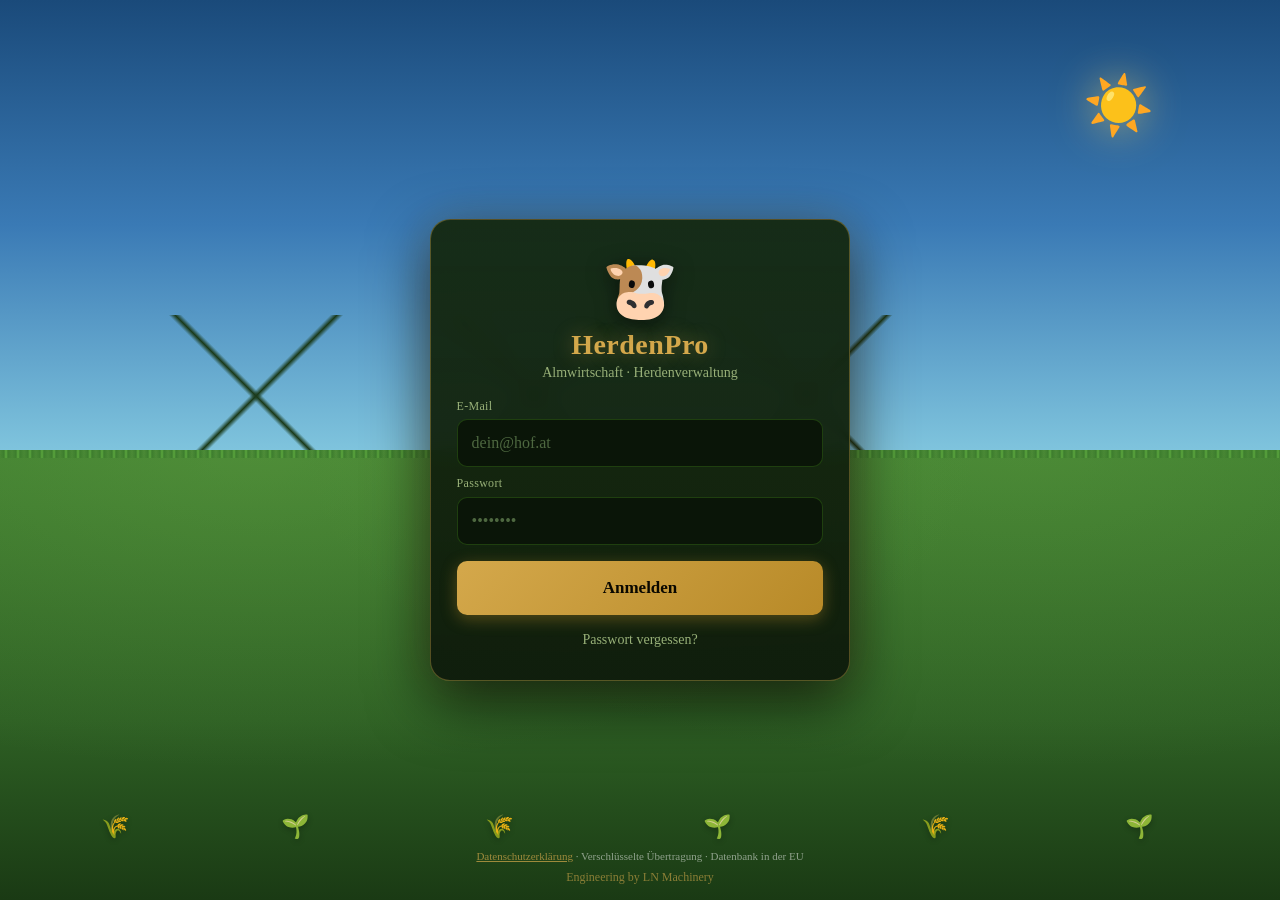
<file: index.html>
<!DOCTYPE html>
<html lang="de">
<head>
<meta charset="UTF-8"/>
<meta name="viewport" content="width=device-width,initial-scale=1,viewport-fit=cover"/>
<meta http-equiv="Cache-Control" content="no-cache, no-store, must-revalidate">
<meta http-equiv="Pragma" content="no-cache">
<meta name="theme-color" content="#0c1a09"/>
<meta name="color-scheme" content="dark"/>
<meta name="mobile-web-app-capable" content="yes"/>
<meta name="apple-mobile-web-app-capable" content="yes"/>
<meta name="apple-mobile-web-app-status-bar-style" content="black-translucent"/>
<meta name="apple-mobile-web-app-title" content="HerdenPro"/>
<meta name="application-name" content="HerdenPro"/>
<meta name="description" content="Digitale Herdenverwaltung für Almwirtschaft — Milchmessung, Behandlungen, Sennerei"/>
<!-- Favicon + Icons (SVG scales an alle Größen) -->
<link rel="icon" type="image/svg+xml" href="icon.svg"/>
<link rel="mask-icon" href="icon.svg" color="#0c1a09"/>
<link rel="apple-touch-icon" href="icon.svg"/>
<link rel="apple-touch-icon" sizes="180x180" href="icon.svg"/>
<link rel="apple-touch-icon" sizes="152x152" href="icon.svg"/>
<link rel="apple-touch-icon" sizes="167x167" href="icon.svg"/>
<title>HerdenPro</title>
<link rel="manifest" href="manifest.json"/>

<!-- ══════════════════════════════════════════════════════════════════════════
     🔧 FIREBASE-KONFIGURATION – hier deine Werte eintragen
     (Firebase Console → Projekteinstellungen → Web-App → Config)
═══════════════════════════════════════════════════════════════════════════ -->
<script>
// Force clear cache if version changed
// v54.22: (1) nur EIGENEN Service Worker + EIGENE Caches löschen (beide Almen liegen auf
// derselben Domain — vorher wurde die andere Alm offline-unfähig), (2) erst NACH dem
// Löschen neu laden (vorher Race → Update griff erst beim übernächsten Start).
if(localStorage.getItem('hp_version') !== 'v54.68') {
  localStorage.removeItem('mainNav');
  localStorage.removeItem('mehrOrder');
  localStorage.setItem('hp_version','v54.68');
  var _hpAppId = location.pathname.replace(/[^\/]*$/, '').replace(/\W+/g, '_');
  var _hpDone = [];
  if('serviceWorker' in navigator) {
    _hpDone.push(navigator.serviceWorker.getRegistration().then(function(reg) { if(reg) return reg.unregister(); }).catch(function(){}));
  }
  if(window.caches) {
    _hpDone.push(caches.keys().then(function(keys) {
      return Promise.all(keys.filter(function(k) {
        return /^herdenpro-v\d+$/.test(k) || k.slice(-_hpAppId.length) === _hpAppId;   // alte (ungeteilte) + eigene
      }).map(function(k) { return caches.delete(k); }));
    }).catch(function(){}));
  }
  var _hpRk = 'reloaded_' + localStorage.getItem('hp_version');
  if(!sessionStorage.getItem(_hpRk)) {
    sessionStorage.setItem(_hpRk, '1');
    Promise.all(_hpDone).then(function() { window.location.reload(); });
  }
}
// Early doLogin – funktioniert auch wenn Hauptscript noch lädt
window.toggleFab = function() {
  var fab = document.getElementById('fab-menu');
  if(fab) fab.style.display = fab.style.display==='none'?'flex':'none';
};

// Vollständige toggleMehrMenu - funktioniert auch vor renderNav
window.toggleMehrMenu = function(e) {
  if(e && e.stopPropagation) e.stopPropagation();
  var m = document.getElementById('mehr-menu');
  if(!m) return;
  var isOpen = m.style.display === 'block';
  m.style.display = isOpen ? 'none' : 'block';
  if(!isOpen) {
    // User-Header befüllen (Email + Rolle)
    var uh = document.getElementById('mehr-user-header');
    if(uh) {
      var mail = (window._currentUser && window._currentUser.email) || '–';
      var rolle = window._currentRole || 'hirte';
      var rolleLabels = {admin:'Admin',hirte:'Hirte',molkerei:'Molkerei',milchmesser:'Milchmesser',sennerei:'Sennerei'};
      uh.innerHTML =
        '<div style="min-width:0;flex:1">' +
          '<div style="font-size:.62rem;color:var(--text3);letter-spacing:.05em">ANGEMELDET ALS</div>' +
          '<div style="font-size:.85rem;color:var(--text);font-weight:600;overflow:hidden;text-overflow:ellipsis;white-space:nowrap">' + mail + '</div>' +
        '</div>' +
        '<span class="role-badge role-' + rolle + '" style="font-size:.7rem;padding:.2rem .55rem;border-radius:8px;background:rgba(212,168,75,.15);border:1px solid var(--gold2);color:var(--gold)">' + (rolleLabels[rolle] || rolle) + '</span>';
    }
    var grid = document.getElementById('mehr-grid');
    if(grid) {
      var mainNav = window._mainNav || ['dashboard','herde','saison','milch'];
      var allMods = (window.ALLE_MODULE && window.ALLE_MODULE.length > 4) ? window.ALLE_MODULE : [
        {id:'zaehlung',icon:'✓',label:'Zählung'},{id:'weide',icon:'🌿',label:'Weide'},
        {id:'behandlung',icon:'⚕',label:'Behandlung'},{id:'besamung',icon:'🐮',label:'Besamung'},
        {id:'bestandsbuch',icon:'📋',label:'Bestandsbuch'},{id:'einstellungen',icon:'⚙',label:'Einstellungen'},
        {id:'journal',icon:'📓',label:'Journal'},{id:'alpung',icon:'📊',label:'Alpungstage'},
        {id:'kontakte',icon:'📞',label:'Kontakte'},{id:'gruppen',icon:'🏷',label:'Gruppen'},
        {id:'kontrolle',icon:'🔍',label:'Kontrolle'},{id:'kalender',icon:'📅',label:'Kalender'},
        {id:'statistik',icon:'📊',label:'Statistik'},{id:'backup',icon:'💾',label:'Backup'},{id:'papierkorb',icon:'🗑',label:'Papierkorb'},
        {id:'suche',icon:'🔎',label:'Suche'},{id:'chat',icon:'💬',label:'Chat'},
        {id:'kraftfutter',icon:'🌾',label:'Kraftfutter'},{id:'wetter',icon:'⛅',label:'Wetter'},
        {id:'kaese',icon:'🧀',label:'Käse'},{id:'sennerei',icon:'🥛',label:'Sennerei'},{id:'bauern_menu',icon:'👥',label:'Bauern'},
        {id:'wartung',icon:'🔧',label:'Wartung'},{id:'lager',icon:'📦',label:'Lager'},
        {id:'aufgaben',icon:'✅',label:'Aufgaben'},
        {id:'milchqualitaet',icon:'🧪',label:'Milchqualität'},
        {id:'darstellung',icon:'📐',label:'Darstellung'},
        {id:'spiel',icon:'🎮',label:'Alm-Renner'},
      ];
      var imMenu = allMods.filter(function(mod){ return !mainNav.includes(mod.id) && mod.id !== '__drucken__'; });
      grid.innerHTML = imMenu.map(function(mod){
        return '<button class="mehr-btn" onclick="(window.navigate&&window.navigate(\''+mod.id+'\'));document.getElementById(\'mehr-menu\').style.display=\'none\'" style="width:100%"><span>'+mod.icon+'</span>'+mod.label+'</button>';
      }).join('');
    }
  }
};
// Fallbacks für Funktionen die vor dem Hauptscript aufgerufen werden könnten
['showMilchForm','showKuhForm','showBehandlungForm','showKlauenForm','showKraftfutterForm',
 'showAufgabeForm','showWartungMaschineForm','showLagerArtikelForm'].forEach(function(fn){
  if(!window[fn]) window[fn] = function(){ setTimeout(function(){ if(window[fn+'_real'])window[fn+'_real'](); }, 500); };
});
window.doLogin = async function() {
  try {
    if(typeof firebase === 'undefined') {
      var errEl = document.getElementById('login-error');
      if(errEl){errEl.textContent='Firebase lädt noch, bitte kurz warten…';errEl.style.display='';}
      return;
    }
    if(!firebase.apps.length) firebase.initializeApp(window.FIREBASE_CONFIG);
    var email = document.getElementById('login-email')?.value.trim();
    var pw = document.getElementById('login-pw')?.value;
    if(!email||!pw){
      var errEl=document.getElementById('login-error');
      if(errEl){errEl.textContent='Bitte E-Mail und Passwort eingeben.';errEl.style.display='';}
      return;
    }
    var btn = document.querySelector('#login-form button');
    if(btn){btn.textContent='⏳ Anmelden…';btn.disabled=true;}
    try {
      // Hard-Timeout 20s — verhindert dass Button ewig lädt bei schwacher Verbindung
      var signInP = firebase.auth().signInWithEmailAndPassword(email, pw);
      var timeoutP = new Promise(function(_,rej){ setTimeout(function(){ rej(new Error('LOGIN_TIMEOUT')); }, 20000); });
      await Promise.race([signInP, timeoutP]);
      try {
        var packed = btoa(unescape(encodeURIComponent(JSON.stringify({e: email, p: pw}))));
        localStorage.setItem('hp_autoauth', packed);
      } catch(x) { console.warn('Auto-Login speichern:', x); }
      // onAuthStateChanged übernimmt den Rest
    } catch(e) {
      if(String(e.message||'').includes('LOGIN_TIMEOUT')) {
        var errEl2=document.getElementById('login-error');
        if(errEl2){errEl2.textContent='Timeout (20s) — Server antwortet nicht. Verbindung schwach? Nochmal versuchen.';errEl2.style.display='';}
        if(btn){btn.textContent='Anmelden';btn.disabled=false;}
        return;
      }
      var msgs = {
        'auth/user-not-found':'E-Mail nicht gefunden.',
        'auth/wrong-password':'Falsches Passwort.',
        'auth/invalid-email':'Ungültige E-Mail.',
        'auth/too-many-requests':'Zu viele Versuche. Bitte warte kurz.',
        'auth/invalid-credential':'E-Mail oder Passwort falsch.'
      };
      var errEl=document.getElementById('login-error');
      if(errEl){errEl.textContent=msgs[e.code]||'Fehler: '+e.message;errEl.style.display='';}
    } finally {
      if(btn){btn.textContent='Anmelden';btn.disabled=false;}
    }
  } catch(err) {
    console.error('doLogin error:', err);
  }
};
// ════════════════════════════════════════════════════════════════════════════
// FIREBASE-CONFIG mit ENV-SWITCH (Prod / Test)
// Umschaltung via localStorage.hp_env ('prod' | 'test')
// Test-Config wird als JSON in localStorage.hp_test_config gespeichert
// ════════════════════════════════════════════════════════════════════════════
window.HP_PROD_CONFIG = {
  apiKey:            "AIzaSyCfC8oD-ooaNJH0SxSWT9ZBTLL1bmUUB5Y",
  authDomain:        "herdenpro-falkaunsalm.firebaseapp.com",
  databaseURL:       "https://herdenpro-falkaunsalm-default-rtdb.europe-west1.firebasedatabase.app",
  projectId:         "herdenpro-falkaunsalm",
  storageBucket:     "herdenpro-falkaunsalm.firebasestorage.app",
  messagingSenderId: "1071087845056",
  appId:             "1:1071087845056:web:1034be213ebded9ab4f725"
};
window.HP_ENV = (function() {
  try {
    const env = localStorage.getItem('hp_env');
    if(env === 'test') {
      const raw = localStorage.getItem('hp_test_config');
      if(raw) {
        const cfg = JSON.parse(raw);
        if(cfg && cfg.apiKey && cfg.databaseURL) {
          console.log('[Env] TEST-MODUS aktiv · Projekt:', cfg.projectId);
          return 'test';
        }
      }
      console.warn('[Env] Test-Modus angefordert aber keine gültige Test-Config. Nutze PROD.');
    }
  } catch(e) { console.warn('[Env] Fehler beim Env-Load:', e); }
  return 'prod';
})();
window.FIREBASE_CONFIG = (function() {
  if(window.HP_ENV === 'test') {
    try { return JSON.parse(localStorage.getItem('hp_test_config')); } catch(e) {}
  }
  return window.HP_PROD_CONFIG;
})();

// ── PROJEKT-WECHSEL-ERKENNUNG ──
// Beide HerdenPro-Apps liegen auf sepplkbg.github.io — teilen sich localStorage.
// Wenn zuletzt ein anderes Firebase-Projekt geladen war (andere Alm) → alle
// alten Cache- und Auth-Daten LÖSCHEN, damit die neue Alm sauber startet.
(function() {
  try {
    const currentProjectId = (window.FIREBASE_CONFIG || {}).projectId;
    if(!currentProjectId) return;
    const storedProjectId = localStorage.getItem('hp_last_projectId');
    window._hpPrevProjectId = storedProjectId || currentProjectId;   // v54.22: für Pending-Migration (app-milch-v2)
    if(storedProjectId && storedProjectId !== currentProjectId) {
      console.warn('[Multi-App] Projekt-Wechsel erkannt: ' + storedProjectId + ' → ' + currentProjectId + ' · Cache & Auth werden zurückgesetzt');
      // Alle Cache-, Auth- und User-Daten weg
      const keys = Object.keys(localStorage);
      keys.forEach(k => {
        if(k.startsWith('hp_autoauth') ||
           k.startsWith('cache_') ||
           k === 'lastAuthUid' ||
           k === 'mainNav' ||
           k === 'mehrOrder' ||
           k === 'hp_version' ||
           k.startsWith('milchWarn') ||
           k.startsWith('milch_') ||
           k.startsWith('cache_userProfile_')) {
          localStorage.removeItem(k);
        }
      });
      // v54.22: Service Worker + Offline-Caches NICHT mehr löschen — sie enthalten nur
      // Programmdateien (pro Adresse getrennt). Vorher verlor dabei die ANDERE Alm ihren Offline-Cache.
      // Session-Marker damit die Reload-Schleife den Reset nicht dauernd wiederholt
      sessionStorage.setItem('hp_projekt_reset', '1');
      // Sanft neu laden — der Fetch holt frische Dateien
      if(!sessionStorage.getItem('hp_projekt_reset_reloaded')) {
        sessionStorage.setItem('hp_projekt_reset_reloaded','1');
        setTimeout(function(){ location.reload(); }, 100);
      }
    }
    localStorage.setItem('hp_last_projectId', currentProjectId);
  } catch(e) { console.warn('[Multi-App] Projekt-Check-Fehler:', e); }
})();
  // ── ALLE_MODULE (muss vor renderNav verfügbar sein) ──
  window.ALLE_MODULE = [
    {id:'herde',    icon:'🐄',  label:'Herde'},
    {id:'milch',    icon:'🥛',  label:'Milch'},
    {id:'saison',    icon:'▲',   label:'Saison'},
    {id:'zaehlung',  icon:'✓',   label:'Zählung'},
    {id:'weide',     icon:'🌿',  label:'Weide'},
    {id:'behandlung',icon:'⚕',   label:'Behandlung'},
    {id:'besamung',  icon:'🐮',  label:'Besamung'},
    {id:'bestandsbuch',icon:'📋',label:'Bestandsbuch'},
    {id:'einstellungen',icon:'⚙',label:'Einstellungen'},
    {id:'benutzer',    icon:'👤', label:'Benutzer'},
    {id:'journal',   icon:'📓',  label:'Journal'},
    {id:'alpung',    icon:'📊',  label:'Alpungstage'},
    {id:'kontakte',  icon:'📞',  label:'Kontakte'},
    {id:'gruppen',   icon:'🏷',  label:'Gruppen'},
    {id:'kontrolle', icon:'🔍',  label:'Kontrolle'},
    {id:'kalender',  icon:'📅',  label:'Kalender'},
    {id:'statistik', icon:'📊',  label:'Statistik'},
    {id:'backup',    icon:'💾',  label:'Backup'},
    {id:'papierkorb', icon:'🗑',  label:'Papierkorb'},
    {id:'suche',     icon:'🔎',  label:'Suche'},
    {id:'chat',       icon:'💬',  label:'Chat'},
    {id:'kraftfutter',icon:'🌾',  label:'Kraftfutter'},
    {id:'wetter',    icon:'⛅',  label:'Wetter'},
    {id:'kaese',     icon:'🧀',  label:'Käse'},
    {id:'sennerei',  icon:'🥛',  label:'Sennerei'},
    {id:'bauern_menu',icon:'👥',  label:'Bauern'},
    {id:'saisonvergleich',icon:'📈',label:'Saisonvergleich'},
    {id:'traenke',   icon:'💧',  label:'Tränke'},
    {id:'stallplan',  icon:'🏚',  label:'Stallplan'},
    {id:'qrscanner',  icon:'📷',  label:'QR-Scanner'},
    {id:'wartung',    icon:'🔧',  label:'Wartung'},
    {id:'lager',      icon:'📦',  label:'Lager'},
    {id:'aufgaben',   icon:'✅',  label:'Aufgaben'},
    {id:'milchqualitaet',icon:'🧪',label:'Milchqualität'},
    {id:'darstellung',icon:'📐',  label:'Darstellung'},
    {id:'spiel',     icon:'🎮',  label:'Alm-Renner'},
    {id:'__drucken__',icon:'🖨',  label:'Drucken'},
  ];
  window.DEFAULT_MAIN_NAV = ['dashboard','herde','saison','milch'];
  window._mainNav = JSON.parse(localStorage.getItem('mainNav')||'null') || window.DEFAULT_MAIN_NAV.slice();
  window._mehrAnpassen = false;
  // localStorage already reset by version check above

  // ── Stubs (werden vom Hauptscript überschrieben – NICHT hier überschreiben!) ──
  window._navReady = false;
  // toggleMehrMenu: nicht überschreiben – kommt vom Hauptscript
  window.closeMehr = window.closeMehr || function() {
    var m=document.getElementById('mehr-menu');
    if(m) m.style.display='none';
  };
</script>

<link rel="stylesheet" href="styles.css?v=54.68"/>
<!-- Firebase Compat SDK -->
<script src="lib/firebase-app-compat.js"></script>
<script src="lib/firebase-database-compat.js"></script>
<script src="lib/firebase-auth-compat.js"></script>
<script src="lib/firebase-storage-compat.js"></script>
<script src="app-security.js?v=54.68"></script>
<script src="lib/html2canvas.min.js"></script>
<script src="lib/pdf.min.js"></script>
<script>if(typeof pdfjsLib !== 'undefined'){pdfjsLib.GlobalWorkerOptions.workerSrc = 'lib/pdf.worker.min.js';}</script>
<!-- ExcelJS für XLSX-Export mit Formatierung (rote Zellen, Kommentare) -->
<script src="lib/exceljs.min.js"></script>
<link rel="stylesheet" href="lib/leaflet.css" />
<script src="lib/leaflet.js"></script>
<script src="lib/jsQR.js"></script>

<!-- ICONIFY: Icons lokal (lib/icons-data.js). Usage: <iconify-icon icon="lucide:cow"></iconify-icon> -->
<script src="lib/iconify-icon.min.js"></script>
<script src="lib/icons-data.js"></script>
<style>
  iconify-icon {
    display: inline-block;
    vertical-align: -0.125em;
    font-size: 1.2em;
    line-height: 1;
  }
  .hp-icon-lg { font-size: 1.5em; }
  .hp-icon-xl { font-size: 2em; }
  .hp-icon-2xl { font-size: 2.5em; }

  /* HP-FIX-STYLES (v54.13): UX-Verbesserungen basierend auf QA-Runde */
  .stat-card { overflow: hidden; }
  .stat-card .stat-num {
    font-size: clamp(1rem, 6vw, 2rem) !important;
    max-width: 100%; overflow: hidden; text-overflow: ellipsis;
    white-space: nowrap; line-height: 1.15;
  }
  .list-card-title {
    word-break: break-word; overflow-wrap: anywhere; hyphens: auto;
  }
  .milch-sync-action {
    min-width: 44px !important; min-height: 44px !important;
    display: inline-flex !important; align-items: center; justify-content: center;
  }
  .calendar-day span, .calendar-cell span {
    word-break: break-word; overflow-wrap: anywhere;
    display: inline-block; max-width: 100%;
  }
  /* 5) Header-Buttons Touch-Target 44x44 */
  #global-suche-btn, #schrift-quick-btn {
    min-width: 44px !important; min-height: 44px !important;
    padding: 0.4rem 0.6rem !important;
  }
</style>

<!-- KÄSE MODUL CSS -->

</head>
<body>

<!-- LOGIN SCREEN -->
<div id="login-screen">
  <!-- Animierte Wiese im Hintergrund -->
  <div class="login-meadow">
    <div class="login-sky"></div>
    <div class="login-mountains"></div>
    <div class="login-grass"></div>
    <!-- Kühe auf der Wiese (CSS-Animation: laufen, Kopf senken zum Grasen) -->
    <div class="login-cow login-cow-1">🐄</div>
    <div class="login-cow login-cow-2">🐮</div>
    <div class="login-cow login-cow-3">🐄</div>
    <div class="login-cow login-cow-4">🐮</div>
    <!-- Grashalme die wehen -->
    <div class="login-grasshalm" style="left:8%;animation-delay:0s">🌾</div>
    <div class="login-grasshalm" style="left:22%;animation-delay:.7s">🌱</div>
    <div class="login-grasshalm" style="left:38%;animation-delay:1.3s">🌾</div>
    <div class="login-grasshalm" style="left:55%;animation-delay:.4s">🌱</div>
    <div class="login-grasshalm" style="left:72%;animation-delay:1.1s">🌾</div>
    <div class="login-grasshalm" style="left:88%;animation-delay:.9s">🌱</div>
    <!-- Sonne -->
    <div class="login-sun">☀️</div>
  </div>

  <!-- Login-Karte vorne mittig -->
  <div class="login-card">
    <div class="login-logo">🐄</div>
    <h1 class="login-title">HerdenPro</h1>
    <p class="login-subtitle">Almwirtschaft · Herdenverwaltung</p>
    <div id="login-error" class="login-error" style="display:none"></div>
    <div id="login-form">
      <label class="login-label" for="login-email">E-Mail</label>
      <input id="login-email" class="login-input" type="email" placeholder="dein@hof.at" inputmode="email" autocomplete="email" autocapitalize="none" />
      <label class="login-label" for="login-pw">Passwort</label>
      <input id="login-pw" class="login-input" type="password" placeholder="••••••••" autocomplete="current-password" onkeydown="if(event.key==='Enter')doLogin()" />
      <button onclick="doLogin()" class="login-btn">Anmelden</button>
    </div>
    <button onclick="showPwReset()" class="login-link">Passwort vergessen?</button>
  </div>

  <!-- Footer -->
  <div class="login-footer">
    <a href="./datenschutz.html" target="_blank">Datenschutzerklärung</a>
    <span> · Verschlüsselte Übertragung · Datenbank in der EU</span>
    <div class="login-engineering">Engineering by LN Machinery</div>
  </div>
</div>

<div id="root" style="display:none">
  <!-- Install Banner (iOS Hinweis) -->
  <div id="install-banner" class="hidden">
    <span>📲 Zum Homescreen hinzufügen: Safari → Teilen → „Zum Home-Bildschirm"</span>
    <button onclick="document.getElementById('install-banner').classList.add('hidden')"
      style="background:none;border:none;color:var(--text3);font-size:1.1rem;cursor:pointer;flex-shrink:0">✕</button>
  </div>

  <!-- Offline Banner -->
  <div id="offline-banner" style="display:none;background:var(--orange);color:#1a0a00;padding:.5rem 1rem;font-size:.8rem;align-items:center;gap:.5rem;flex-shrink:0;z-index:100">
    <span>📡</span>
    <span>Offline – Änderungen werden gespeichert sobald wieder online</span>
  </div>
  <div id="offline-sync-banner" style="display:none;background:rgba(200,120,0,.95);color:#fff;padding:.45rem 1rem;font-size:.78rem;text-align:center;z-index:100;flex-shrink:0">
    ⚠ Wieder online – Daten werden synchronisiert. Bei mehreren Geräten bitte Einträge prüfen.
  </div>

  <!-- Milch v2: globaler Sync-Banner (immer sichtbar solange pending oder Konflikte) -->
  <div id="milch-sync-banner" class="milch-sync-banner" style="display:none"></div>

  <!-- Top Bar -->
  <div id="topbar">
    <div style="display:flex;flex-direction:column;line-height:1.1">
      <span id="topbar-title">🐄 HerdenPro</span>
      <span style="font-size:.48rem;color:var(--text3);letter-spacing:.06em;opacity:.8">Engineering by LN Machinery</span>
    </div>
    <div style="display:flex;align-items:center;gap:.5rem">
      <!-- GLOBALE SUCHE -->
      <button id="global-suche-btn" onclick="hpSuche()"
        title="Suche (Kuh, Bauer, Behandlung, ...)"
        style="background:transparent;border:1.5px solid var(--border2);border-radius:8px;padding:.15rem .45rem;color:var(--text2);cursor:pointer;line-height:1;font-size:.95rem;display:inline-flex;align-items:center;justify-content:center;min-width:28px">🔍</button>
      <!-- Schriftgröße-Schnellzugriff -->
      <button id="schrift-quick-btn" onclick="toggleSchriftPopup()"
        title="Schriftgröße anpassen"
        style="background:transparent;border:1.5px solid var(--border2);border-radius:8px;padding:.15rem .45rem;color:var(--text2);font-family:Georgia,serif;font-weight:700;cursor:pointer;line-height:1;display:inline-flex;align-items:baseline;gap:1px">
        <span style="font-size:.85em">A</span><span style="font-size:1.1em">A</span>
      </button>
      <div class="sync-indicator" id="sync-dot" title="Verbunden"></div>
    </div>
  </div>

  <!-- Schriftgröße-Popup (overlay) -->
  <div id="schrift-popup" style="display:none;position:fixed;top:calc(var(--topbar-h,56px) + 6px);right:.6rem;z-index:9999;background:var(--bg2);border:1px solid var(--gold2);border-radius:14px;padding:.6rem;box-shadow:0 8px 32px rgba(0,0,0,.6);min-width:14rem">
    <div style="font-size:11px;color:var(--text3);text-align:center;margin-bottom:.4rem;letter-spacing:.05em;font-weight:700">SCHRIFTGRÖSSE</div>
    <div style="display:flex;gap:.2rem;align-items:flex-end;justify-content:center;flex-wrap:wrap" id="schrift-buttons">
      <button data-skala="0.50" onclick="setSchriftSkala('0.50')" style="padding:.35rem .35rem;background:var(--bg);border:2px solid var(--border);border-radius:7px;color:var(--text2);cursor:pointer;font-family:Georgia,serif;font-weight:700;font-size:9px">A</button>
      <button data-skala="0.70" onclick="setSchriftSkala('0.70')" style="padding:.35rem .35rem;background:var(--bg);border:2px solid var(--border);border-radius:7px;color:var(--text2);cursor:pointer;font-family:Georgia,serif;font-weight:700;font-size:11px">A</button>
      <button data-skala="0.85" onclick="setSchriftSkala('0.85')" style="padding:.35rem .35rem;background:var(--bg);border:2px solid var(--border);border-radius:7px;color:var(--text2);cursor:pointer;font-family:Georgia,serif;font-weight:700;font-size:14px">A</button>
      <button data-skala="1.00" onclick="setSchriftSkala('1.00')" style="padding:.35rem .35rem;background:var(--bg);border:2px solid var(--border);border-radius:7px;color:var(--text2);cursor:pointer;font-family:Georgia,serif;font-weight:700;font-size:16px">A</button>
      <button data-skala="1.30" onclick="setSchriftSkala('1.30')" style="padding:.35rem .35rem;background:var(--bg);border:2px solid var(--border);border-radius:7px;color:var(--text2);cursor:pointer;font-family:Georgia,serif;font-weight:700;font-size:19px">A</button>
      <button data-skala="1.60" onclick="setSchriftSkala('1.60')" style="padding:.35rem .35rem;background:var(--bg);border:2px solid var(--border);border-radius:7px;color:var(--text2);cursor:pointer;font-family:Georgia,serif;font-weight:700;font-size:22px">A</button>
      <button data-skala="2.00" onclick="setSchriftSkala('2.00')" style="padding:.35rem .35rem;background:var(--bg);border:2px solid var(--border);border-radius:7px;color:var(--text2);cursor:pointer;font-family:Georgia,serif;font-weight:700;font-size:25px">A</button>
    </div>
    <div style="display:flex;justify-content:space-between;font-size:9px;color:var(--text3);margin-top:.25rem;padding:0 .2rem">
      <span>Sehr klein</span><span>Sehr groß</span>
    </div>
    <!-- App-Update / Cache-Reset (für alle Rollen erreichbar) -->
    <div style="border-top:1px solid var(--border);margin-top:.6rem;padding-top:.5rem">
      <button onclick="clearCache()" style="width:100%;padding:.5rem;background:var(--bg);border:1px solid var(--border2);border-radius:8px;color:var(--text2);cursor:pointer;font-family:inherit;font-size:.78rem;font-weight:600;display:flex;align-items:center;justify-content:center;gap:.4rem">
        <span>↺</span>App aktualisieren
      </button>
      <div style="font-size:9px;color:var(--text3);text-align:center;margin-top:.25rem">Lädt die neueste Version</div>
    </div>
  </div>

  <!-- Main Content -->
  <div id="main-content">
    <div class="empty-state">🐄 HerdenPro lädt…</div>
  </div>

  <!-- Bottom Nav -->
  <nav id="bottom-nav">
    <button class="nav-item active" data-view="dashboard"    onclick="navigate('dashboard')"><span class="nav-icon">⌂</span>Start</button>
    <button class="nav-item"        data-view="herde"        onclick="navigate('herde')"><span class="nav-icon">🐄</span>Herde</button>
    <button class="nav-item"        data-view="saison"       onclick="navigate('saison')"><span class="nav-icon">⛰</span>Saison</button>
    <button class="nav-item"        data-view="milch"        onclick="navigate('milch')"><span class="nav-icon">🥛</span>Milch</button>
    <button class="nav-item"        data-view="mehr"         id="nav-mehr" onclick="window.toggleMehrMenu&&window.toggleMehrMenu(event)"><span class="nav-icon">⋯</span>Mehr</button>
  </nav>

  <!-- Mehr-Menü -->
  <div id="mehr-menu" style="display:none;position:fixed;bottom:calc(var(--nav-h) + var(--safe-b));left:0;right:0;z-index:50;padding:.6rem;background:linear-gradient(180deg,var(--bg2),var(--bg));border-top:1px solid var(--border2);box-shadow:0 -8px 30px rgba(0,0,0,.4);max-height:80vh;overflow-y:auto">
    <!-- User-Header: für alle Rollen sichtbar, damit auch Rollen ohne Einstellungen-Zugriff abmelden können -->
    <div id="mehr-user-header" style="display:flex;align-items:center;justify-content:space-between;gap:.5rem;padding:.5rem .7rem;background:var(--bg3);border:1px solid var(--border);border-radius:10px;margin-bottom:.6rem"></div>
    <div id="mehr-grid"></div>
    <div style="text-align:center;margin-top:.5rem;display:flex;justify-content:center;gap:.5rem;flex-wrap:wrap">

      <button onclick="toggleMehrAnpassen()" style="background:none;border:1px solid var(--border);border-radius:20px;color:var(--text3);font-size:.72rem;cursor:pointer;font-family:inherit;padding:.25rem .8rem">⚙ Anpassen</button>
    </div>

    <div id="mehr-anpassen" style="display:none;margin-top:.4rem;padding-top:.4rem;border-top:1px solid var(--border)">
      <div style="font-size:.7rem;color:var(--text3);margin-bottom:.4rem;text-align:center">◆ = in Hauptnavigation · Antippen zum Wechseln</div>
      <div id="alle-module-grid"></div>
    </div>
    <!-- Abmelden-Button ganz unten: für Rollen ohne Einstellungen-Zugriff -->
    <div style="margin-top:.6rem;padding-top:.6rem;border-top:1px solid var(--border);text-align:center">
      <button onclick="doLogout();document.getElementById('mehr-menu').style.display='none'"
        style="background:rgba(200,60,60,.12);border:1px solid rgba(200,60,60,.4);color:#e05a5a;font-size:.85rem;font-weight:600;padding:.55rem 1.2rem;border-radius:10px;cursor:pointer;font-family:inherit;width:100%;max-width:280px">
        ⎋ Abmelden
      </button>
    </div>
  </div>
</div>

<script src="lib/email.min.js"></script>
<script src="app-icons.js?v=54.68"></script>
<script src="app-core.js?v=54.68"></script>
<script src="app-views.js?v=54.68"></script>
<script src="app-features.js?v=54.68"></script>
<script src="app-milch-v2.js?v=54.68"></script>
<script src="app-milch-screenshot.js?v=54.68"></script>
<script src="app-email-send.js?v=54.68"></script>
<script src="app-auth-refresh.js?v=54.68"></script>
<script src="app-sennerei.js?v=54.68"></script>
<script src="app-saisonabschluss.js?v=54.68"></script>
<script src="app-saison-archiv.js?v=54.68"></script>
<script src="app-extras.js?v=54.68"></script>
<script src="app-daten.js?v=54.68"></script>
<script src="app-milestone.js?v=54.68"></script>
<script src="app-milch-xlsx.js?v=54.68"></script>
<script src="app-milchsperre.js?v=54.68"></script>
<script src="app-install.js?v=54.68"></script>
<script src="app-sennerei-produktion.js?v=54.68"></script>
<script src="app-almabrechnung.js?v=54.68"></script>
<script src="app-sennerei-verkauf.js?v=54.68"></script>
<script src="app-onboarding.js?v=54.68"></script>
<script src="app-suche.js?v=54.68"></script>
<script src="app-env-switch.js?v=54.68"></script>
<script src="app-auswertung.js?v=54.68"></script>
<script>
document.addEventListener('DOMContentLoaded', function() {
  var mb = document.getElementById('nav-mehr');
  if(mb) mb.onclick = function(e) {
    window.toggleMehrMenu && window.toggleMehrMenu(e);
  };
  // Initialize Firebase
  try {
    let app;
    try { app = firebase.app(); } catch(e2) { app = firebase.initializeApp(window.FIREBASE_CONFIG); }
    db = firebase.database();
    db_instance = db;
    initAuth();
  } catch(e) {
    console.error('Firebase init error:', e);
    const errEl = document.getElementById('login-error');
    if(errEl) { errEl.textContent = 'Verbindungsfehler. Bitte Seite neu laden.'; errEl.style.display=''; }
  }
});
</script>

  <!-- FAB wurde auf User-Wunsch entfernt — Module nutzen den "+ Neu"-Button im Header. -->

  <!-- Käse-Modul-Template (vom Käse-Render genutzt) -->
  <div id="kaese-template" style="display:none"></div>

</body>
</html>
</file>
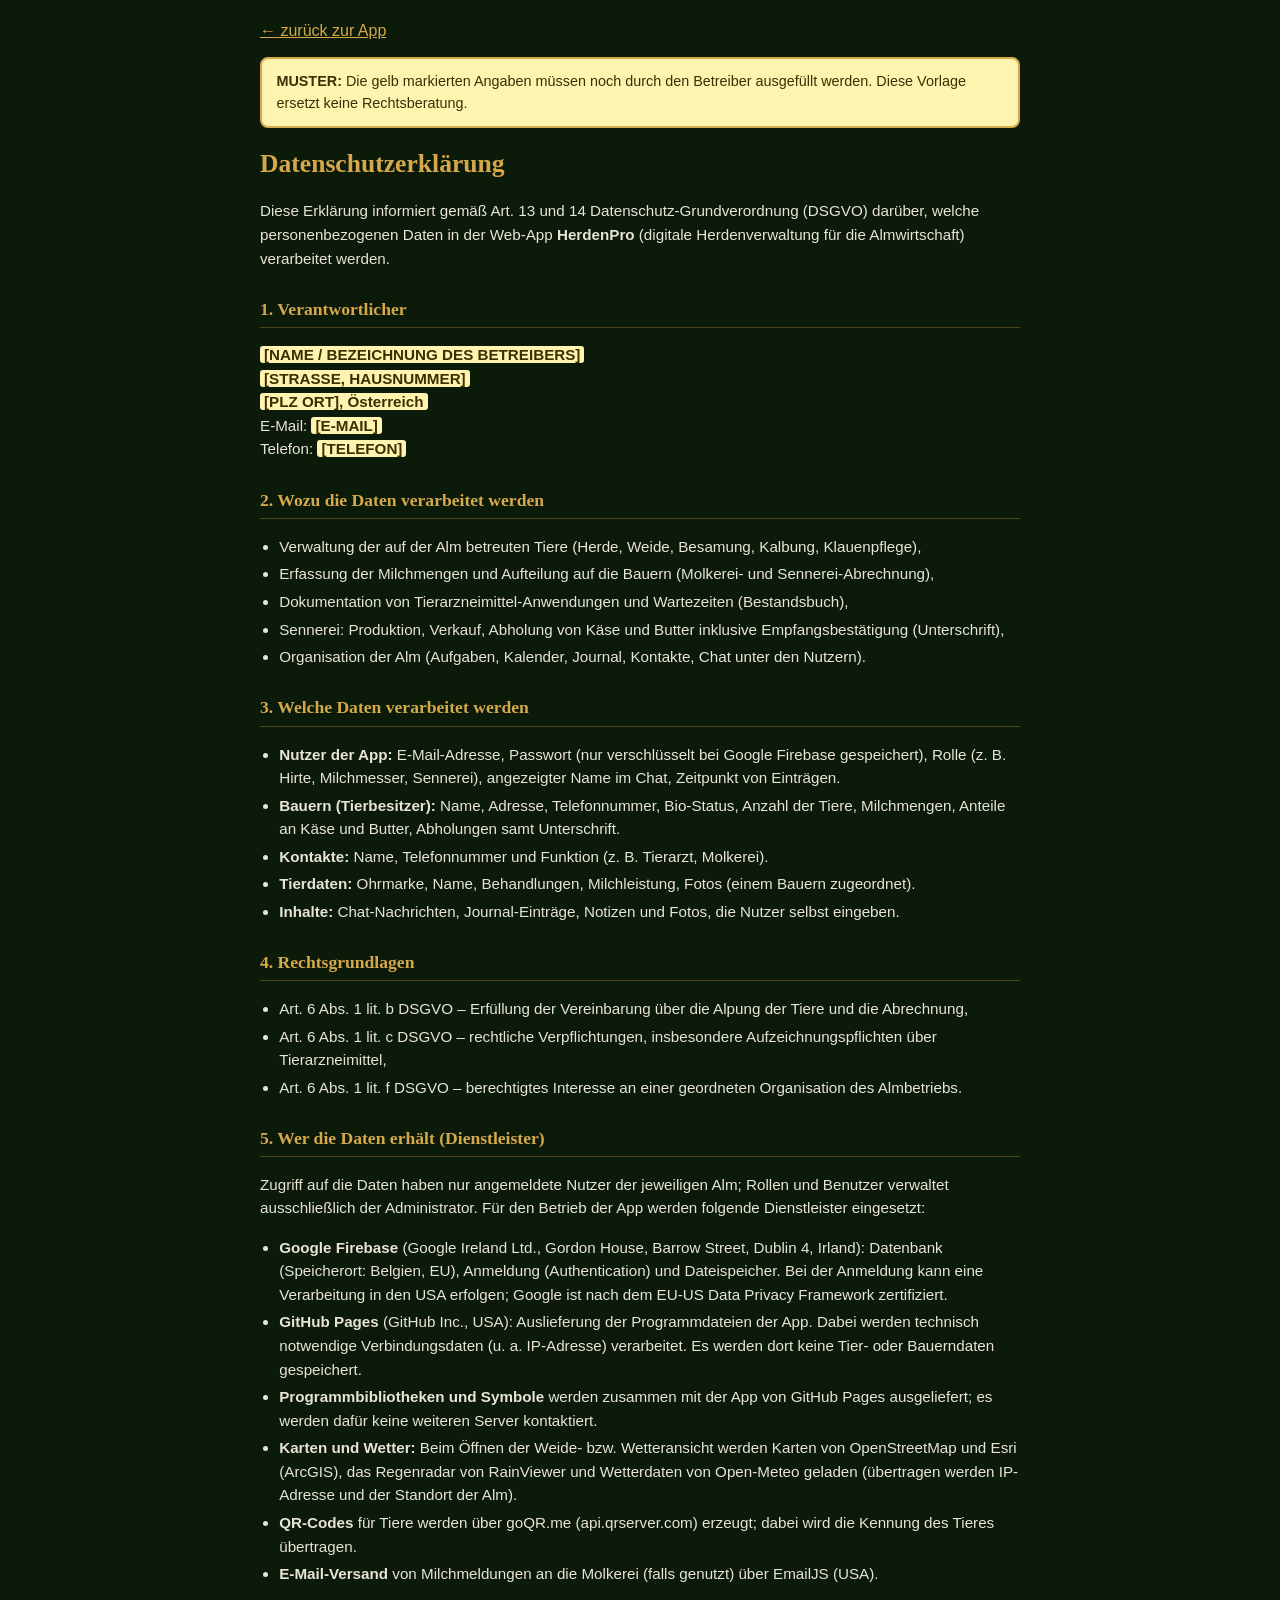
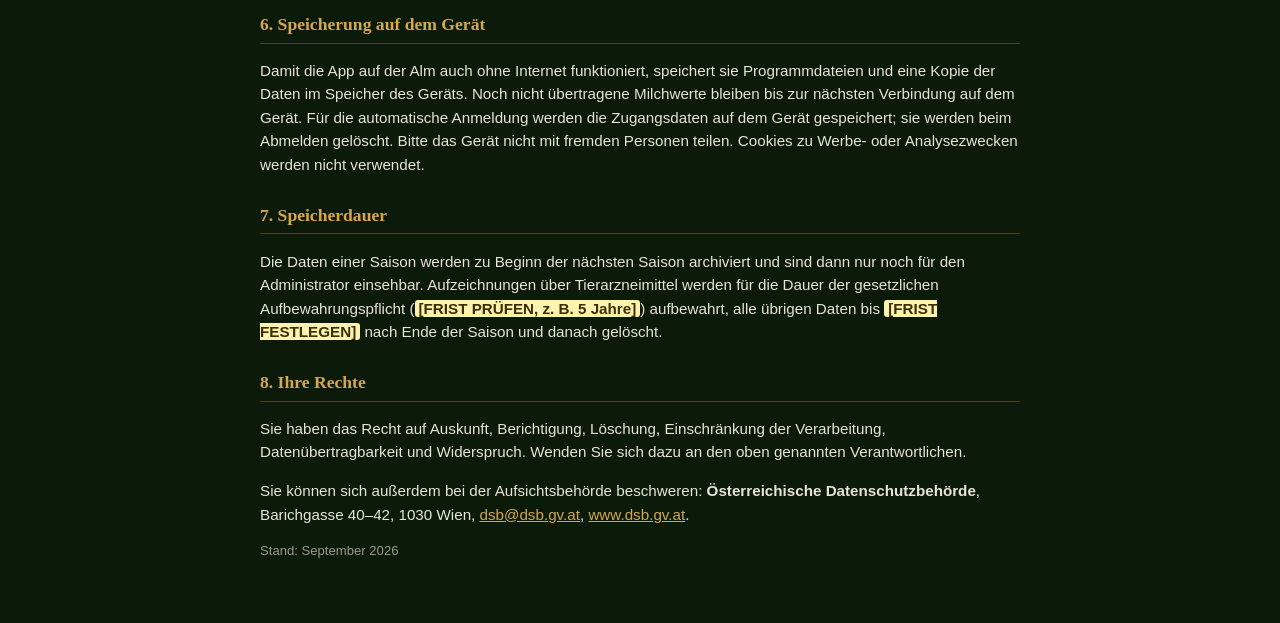
<file: datenschutz.html>
<!DOCTYPE html>
<html lang="de">
<head>
<meta charset="UTF-8"/>
<meta name="viewport" content="width=device-width,initial-scale=1"/>
<meta name="robots" content="noindex"/>
<title>Datenschutzerklärung – HerdenPro</title>
<style>
  body { font-family: -apple-system, "Segoe UI", Roboto, Arial, sans-serif; background:#0c1a09; color:#e8e4d8; margin:0; line-height:1.55; }
  main { max-width: 760px; margin: 0 auto; padding: 1.2rem 1.1rem 3rem; }
  h1 { font-family: Georgia, serif; color:#d4a84b; font-size:1.6rem; margin:.4rem 0 1rem; }
  h2 { font-family: Georgia, serif; color:#d4a84b; font-size:1.1rem; margin:1.6rem 0 .5rem; border-bottom:1px solid rgba(212,168,75,.3); padding-bottom:.25rem; }
  p, li { font-size:.95rem; }
  ul { padding-left:1.2rem; }
  li { margin:.25rem 0; }
  a { color:#d4a84b; }
  .muster { background:#fff3b0; color:#3a2f00; border:2px solid #d4a84b; border-radius:8px; padding:.7rem .9rem; font-size:.9rem; margin-bottom:1rem; }
  .ph { background:#fff3b0; color:#3a2f00; padding:0 .25rem; border-radius:3px; font-weight:700; }
  .klein { color:#9a9a8a; font-size:.82rem; }
  .zurueck { display:inline-block; margin-bottom:.8rem; }
</style>
</head>
<body>
<main>
  <a class="zurueck" href="./">← zurück zur App</a>

  <div class="muster">
    <b>MUSTER:</b> Die gelb markierten Angaben müssen noch durch den Betreiber ausgefüllt werden.
    Diese Vorlage ersetzt keine Rechtsberatung.
  </div>

  <h1>Datenschutzerklärung</h1>
  <p>Diese Erklärung informiert gemäß Art. 13 und 14 Datenschutz-Grundverordnung (DSGVO) darüber,
  welche personenbezogenen Daten in der Web-App <b>HerdenPro</b> (digitale Herdenverwaltung für die Almwirtschaft)
  verarbeitet werden.</p>

  <h2>1. Verantwortlicher</h2>
  <p>
    <span class="ph">[NAME / BEZEICHNUNG DES BETREIBERS]</span><br>
    <span class="ph">[STRASSE, HAUSNUMMER]</span><br>
    <span class="ph">[PLZ ORT], Österreich</span><br>
    E-Mail: <span class="ph">[E-MAIL]</span><br>
    Telefon: <span class="ph">[TELEFON]</span>
  </p>

  <h2>2. Wozu die Daten verarbeitet werden</h2>
  <ul>
    <li>Verwaltung der auf der Alm betreuten Tiere (Herde, Weide, Besamung, Kalbung, Klauenpflege),</li>
    <li>Erfassung der Milchmengen und Aufteilung auf die Bauern (Molkerei- und Sennerei-Abrechnung),</li>
    <li>Dokumentation von Tierarzneimittel-Anwendungen und Wartezeiten (Bestandsbuch),</li>
    <li>Sennerei: Produktion, Verkauf, Abholung von Käse und Butter inklusive Empfangsbestätigung (Unterschrift),</li>
    <li>Organisation der Alm (Aufgaben, Kalender, Journal, Kontakte, Chat unter den Nutzern).</li>
  </ul>

  <h2>3. Welche Daten verarbeitet werden</h2>
  <ul>
    <li><b>Nutzer der App:</b> E-Mail-Adresse, Passwort (nur verschlüsselt bei Google Firebase gespeichert), Rolle
      (z. B. Hirte, Milchmesser, Sennerei), angezeigter Name im Chat, Zeitpunkt von Einträgen.</li>
    <li><b>Bauern (Tierbesitzer):</b> Name, Adresse, Telefonnummer, Bio-Status, Anzahl der Tiere, Milchmengen,
      Anteile an Käse und Butter, Abholungen samt Unterschrift.</li>
    <li><b>Kontakte:</b> Name, Telefonnummer und Funktion (z. B. Tierarzt, Molkerei).</li>
    <li><b>Tierdaten:</b> Ohrmarke, Name, Behandlungen, Milchleistung, Fotos (einem Bauern zugeordnet).</li>
    <li><b>Inhalte:</b> Chat-Nachrichten, Journal-Einträge, Notizen und Fotos, die Nutzer selbst eingeben.</li>
  </ul>

  <h2>4. Rechtsgrundlagen</h2>
  <ul>
    <li>Art. 6 Abs. 1 lit. b DSGVO – Erfüllung der Vereinbarung über die Alpung der Tiere und die Abrechnung,</li>
    <li>Art. 6 Abs. 1 lit. c DSGVO – rechtliche Verpflichtungen, insbesondere Aufzeichnungspflichten über Tierarzneimittel,</li>
    <li>Art. 6 Abs. 1 lit. f DSGVO – berechtigtes Interesse an einer geordneten Organisation des Almbetriebs.</li>
  </ul>

  <h2>5. Wer die Daten erhält (Dienstleister)</h2>
  <p>Zugriff auf die Daten haben nur angemeldete Nutzer der jeweiligen Alm; Rollen und Benutzer verwaltet ausschließlich der Administrator.
  Für den Betrieb der App werden folgende Dienstleister eingesetzt:</p>
  <ul>
    <li><b>Google Firebase</b> (Google Ireland Ltd., Gordon House, Barrow Street, Dublin 4, Irland): Datenbank
      (Speicherort: Belgien, EU), Anmeldung (Authentication) und Dateispeicher. Bei der Anmeldung kann eine Verarbeitung
      in den USA erfolgen; Google ist nach dem EU-US Data Privacy Framework zertifiziert.</li>
    <li><b>GitHub Pages</b> (GitHub Inc., USA): Auslieferung der Programmdateien der App. Dabei werden technisch
      notwendige Verbindungsdaten (u. a. IP-Adresse) verarbeitet. Es werden dort keine Tier- oder Bauerndaten gespeichert.</li>
    <li><b>Programmbibliotheken und Symbole</b> werden zusammen mit der App von GitHub Pages ausgeliefert;
      es werden dafür keine weiteren Server kontaktiert.</li>
    <li><b>Karten und Wetter:</b> Beim Öffnen der Weide- bzw. Wetteransicht werden Karten von OpenStreetMap und Esri (ArcGIS),
      das Regenradar von RainViewer und Wetterdaten von Open-Meteo geladen (übertragen werden IP-Adresse und der Standort der Alm).</li>
    <li><b>QR-Codes</b> für Tiere werden über goQR.me (api.qrserver.com) erzeugt; dabei wird die Kennung des Tieres übertragen.</li>
    <li><b>E-Mail-Versand</b> von Milchmeldungen an die Molkerei (falls genutzt) über EmailJS (USA).</li>
  </ul>

  <h2>6. Speicherung auf dem Gerät</h2>
  <p>Damit die App auf der Alm auch ohne Internet funktioniert, speichert sie Programmdateien und eine Kopie der Daten
  im Speicher des Geräts. Noch nicht übertragene Milchwerte bleiben bis zur nächsten Verbindung auf dem Gerät.
  Für die automatische Anmeldung werden die Zugangsdaten auf dem Gerät gespeichert; sie werden beim Abmelden gelöscht.
  Bitte das Gerät nicht mit fremden Personen teilen. Cookies zu Werbe- oder Analysezwecken werden nicht verwendet.</p>

  <h2>7. Speicherdauer</h2>
  <p>Die Daten einer Saison werden zu Beginn der nächsten Saison archiviert und sind dann nur noch für den Administrator
  einsehbar. Aufzeichnungen über Tierarzneimittel werden für die Dauer der gesetzlichen Aufbewahrungspflicht
  (<span class="ph">[FRIST PRÜFEN, z. B. 5 Jahre]</span>) aufbewahrt, alle übrigen Daten bis
  <span class="ph">[FRIST FESTLEGEN]</span> nach Ende der Saison und danach gelöscht.</p>

  <h2>8. Ihre Rechte</h2>
  <p>Sie haben das Recht auf Auskunft, Berichtigung, Löschung, Einschränkung der Verarbeitung, Datenübertragbarkeit und
  Widerspruch. Wenden Sie sich dazu an den oben genannten Verantwortlichen.</p>
  <p>Sie können sich außerdem bei der Aufsichtsbehörde beschweren:
  <b>Österreichische Datenschutzbehörde</b>, Barichgasse 40–42, 1030 Wien, <a href="mailto:dsb@dsb.gv.at">dsb@dsb.gv.at</a>,
  <a href="https://www.dsb.gv.at" target="_blank" rel="noopener">www.dsb.gv.at</a>.</p>

  <p class="klein">Stand: September 2026</p>
</main>
</body>
</html>
</file>
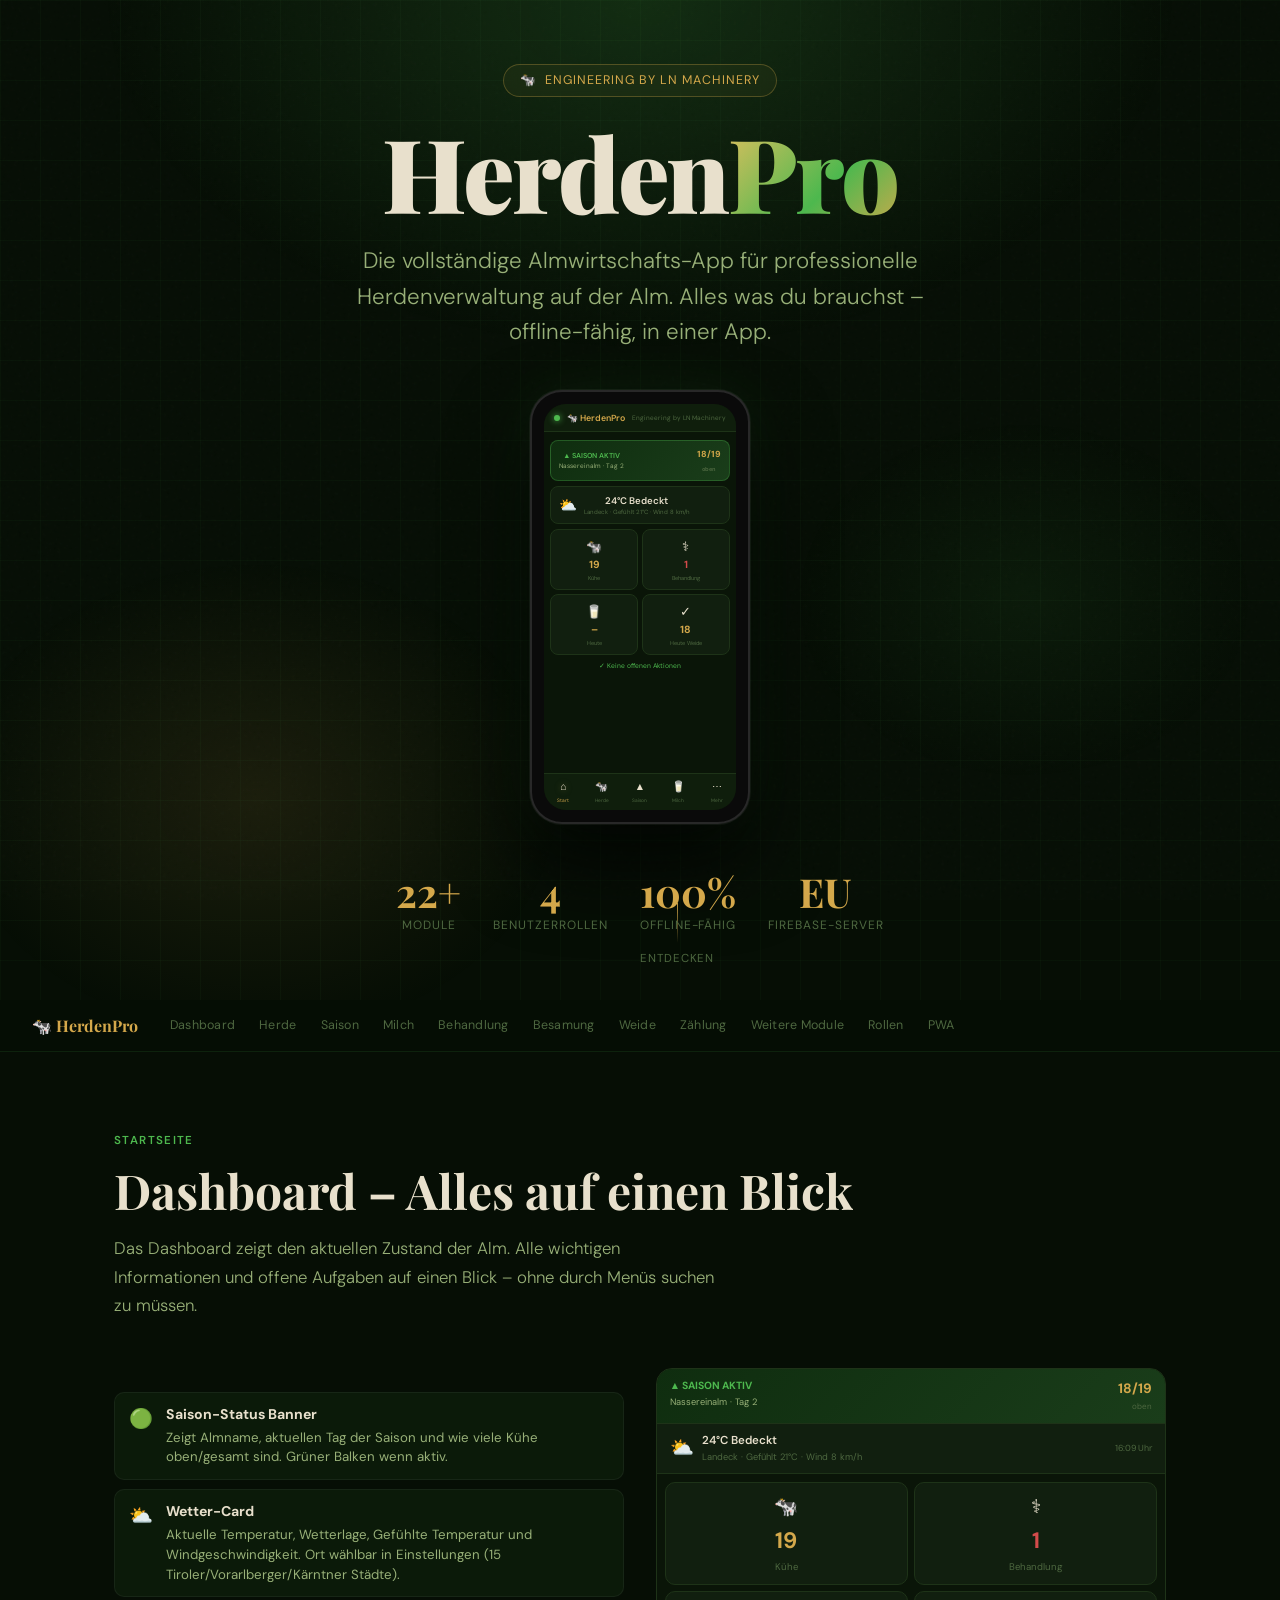
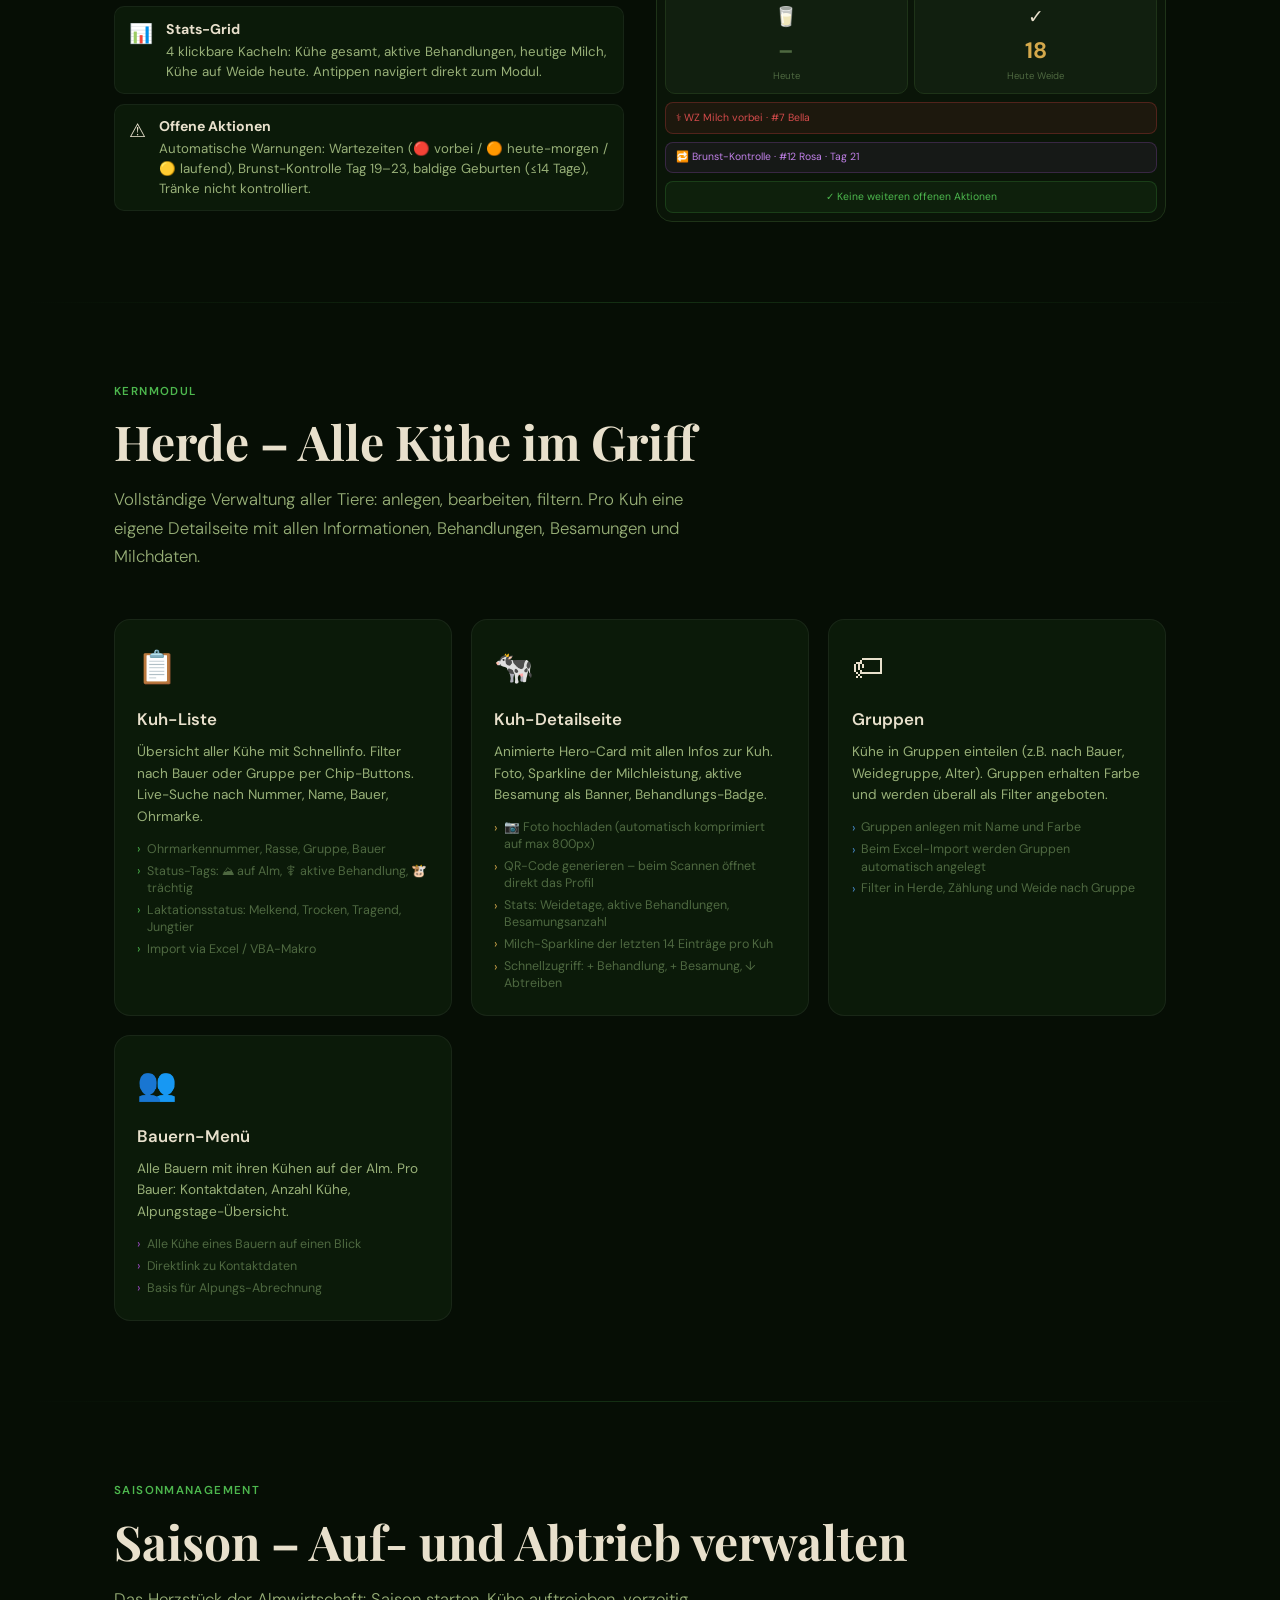
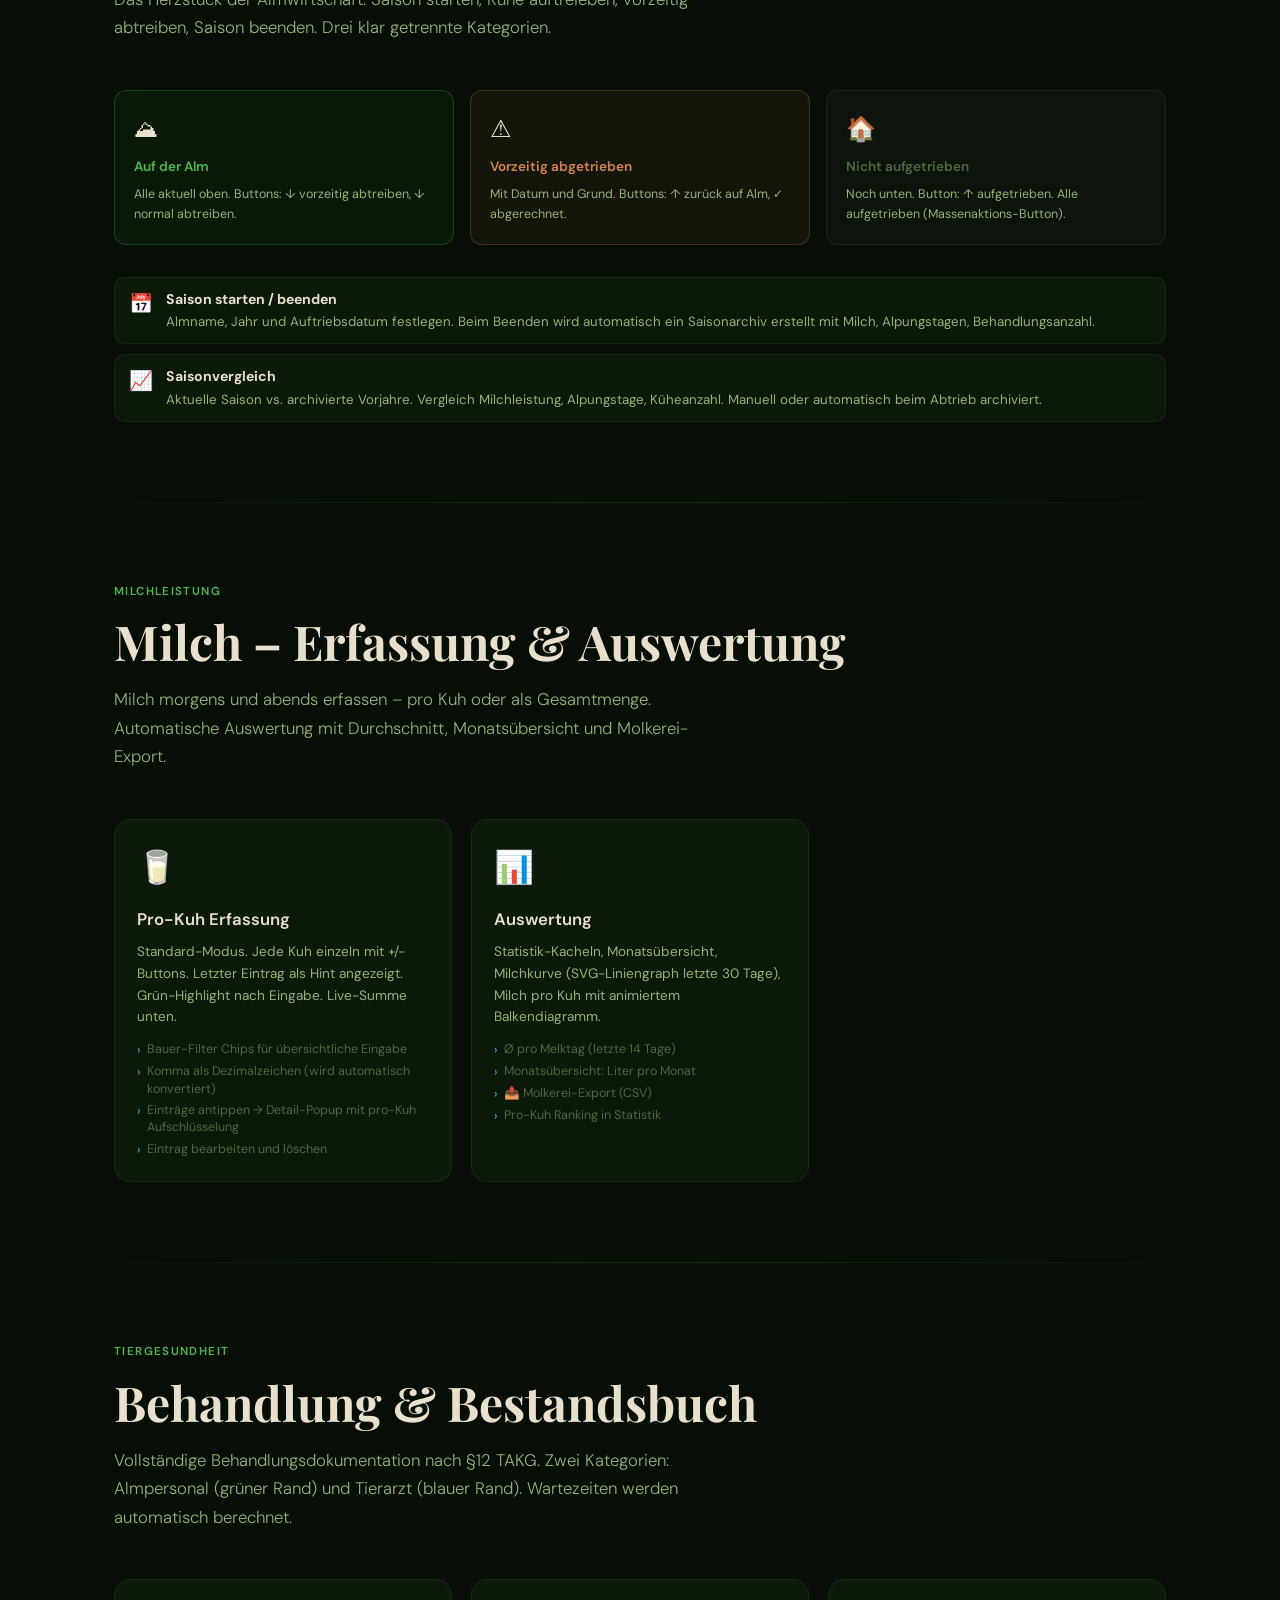
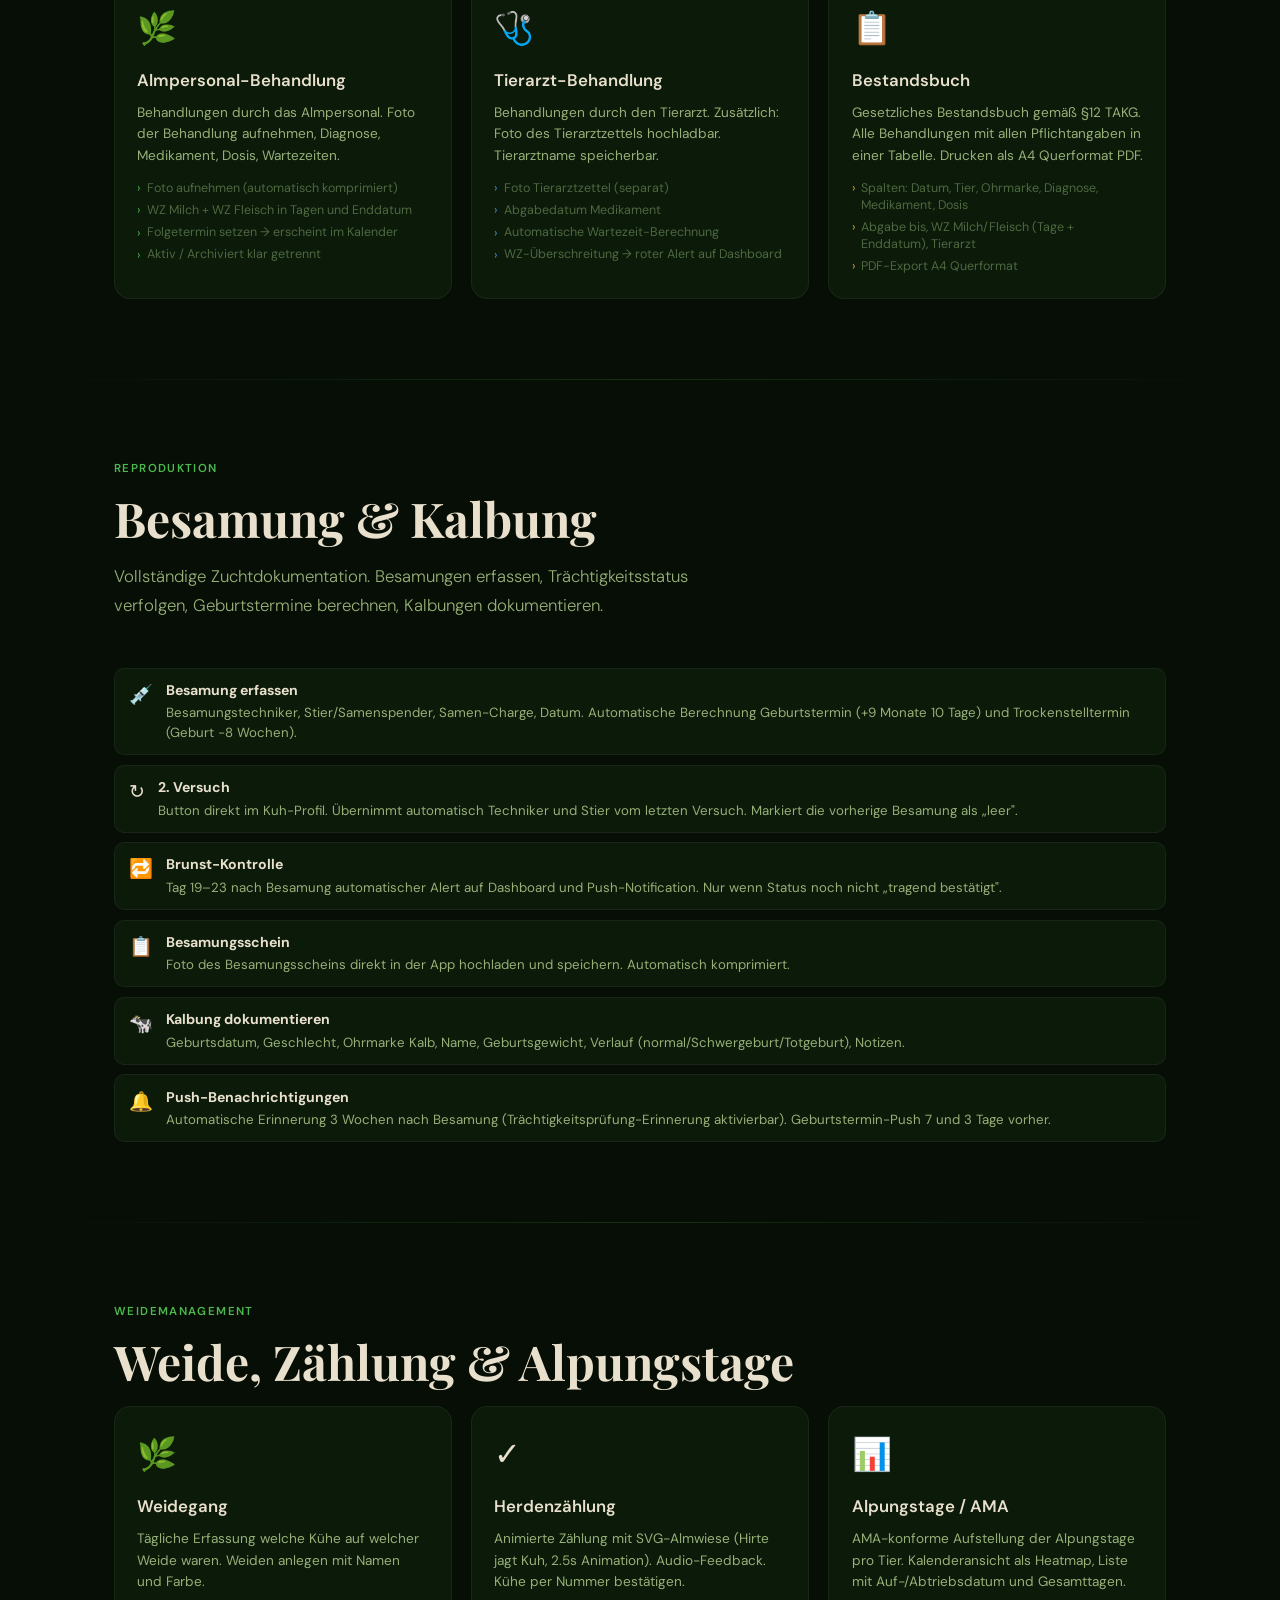
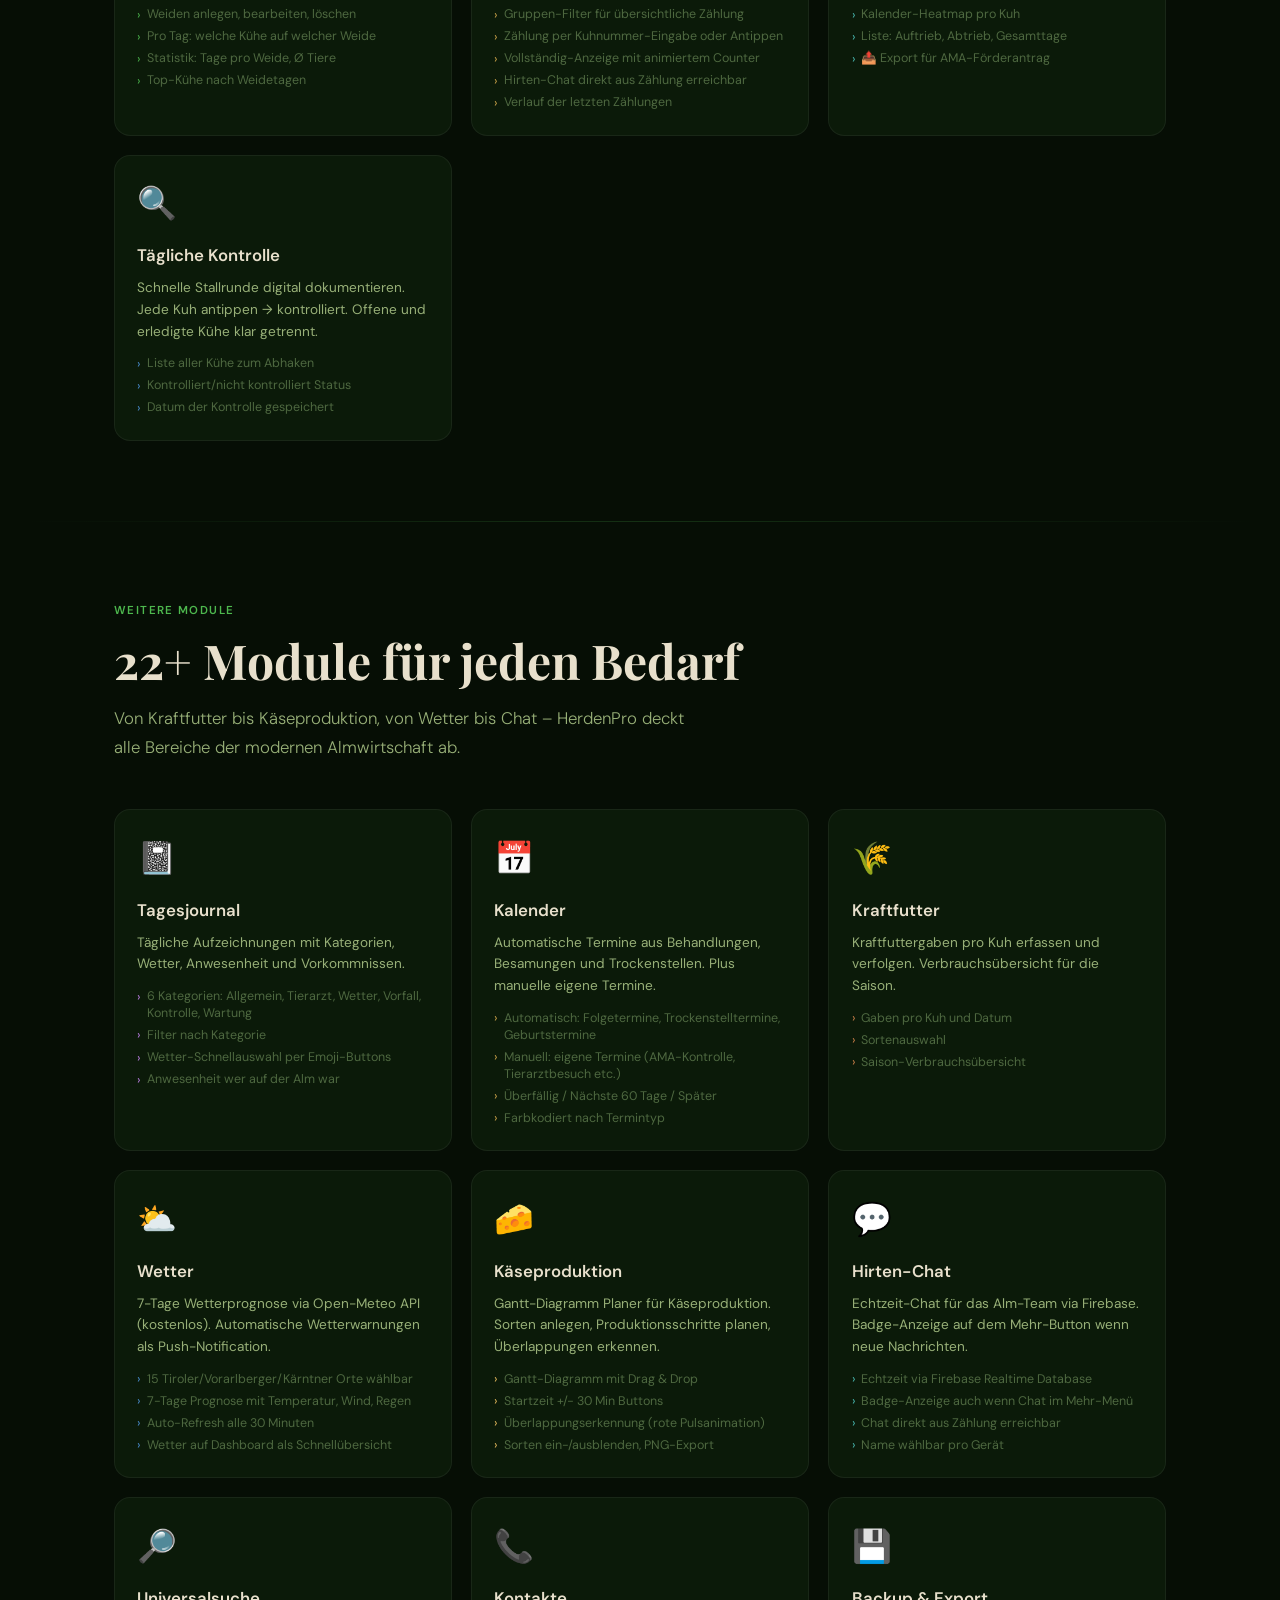
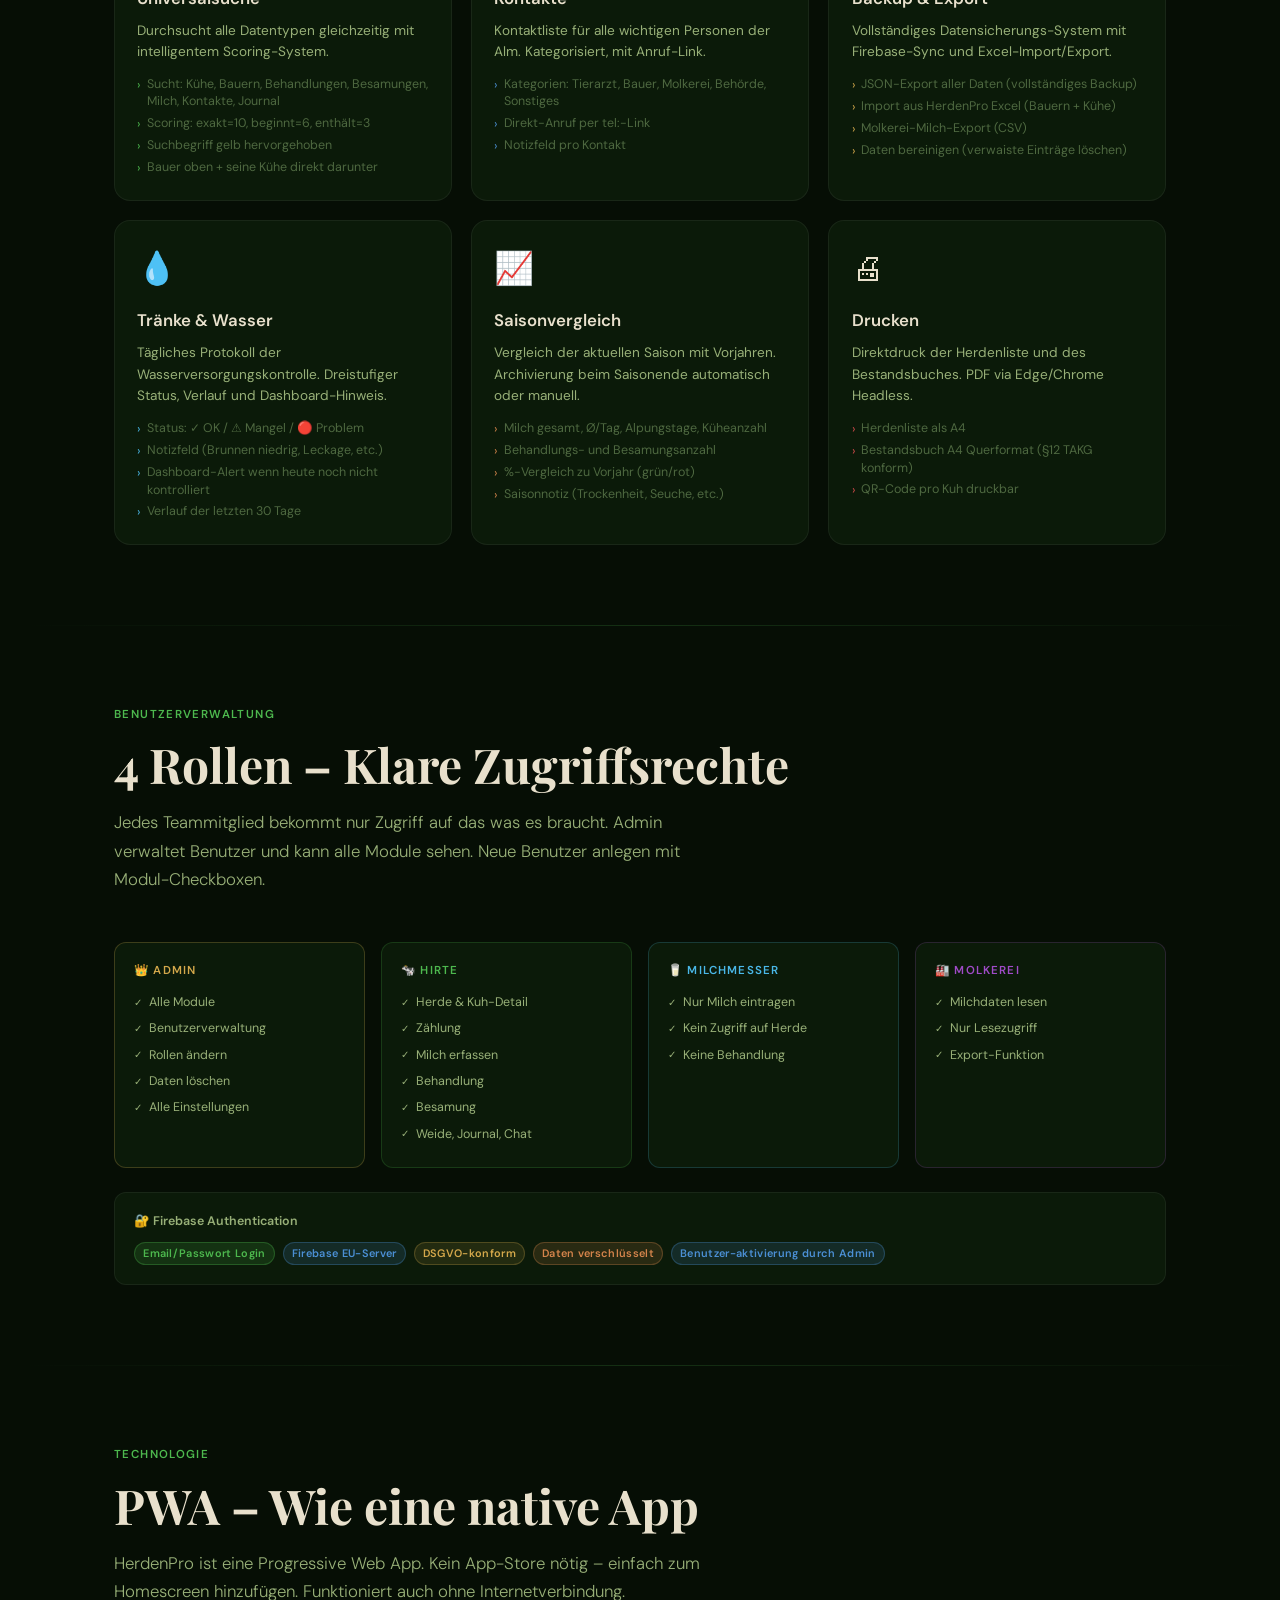
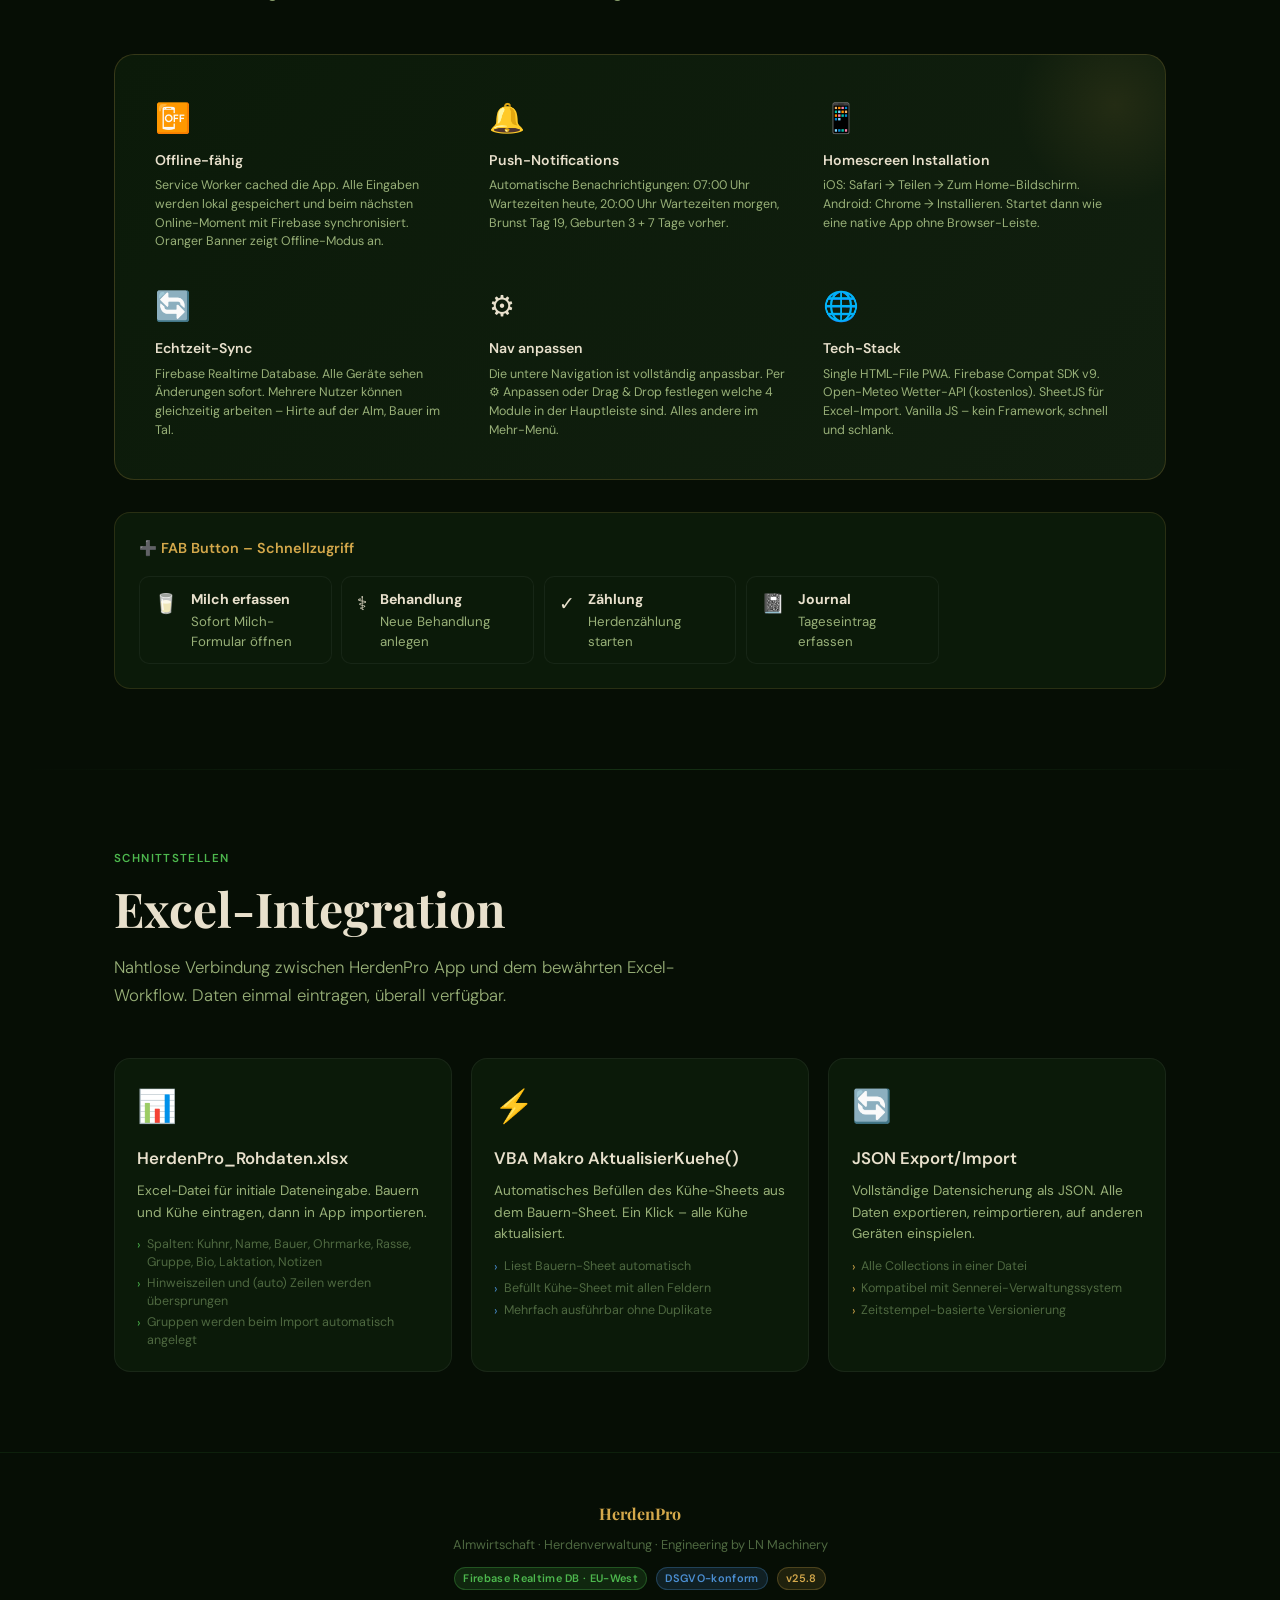
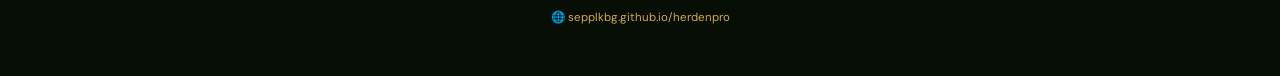
<file: herdenpro-doku.html>
<!DOCTYPE html>
<html lang="de">
<head>
<meta charset="UTF-8">
<meta name="viewport" content="width=device-width,initial-scale=1">
<title>HerdenPro – Vollständige Funktionsübersicht</title>
<link rel="preconnect" href="https://fonts.googleapis.com">
<link href="https://fonts.googleapis.com/css2?family=Playfair+Display:wght@400;700;900&family=DM+Sans:wght@300;400;500;600&display=swap" rel="stylesheet">
<style>
:root {
  --bg:       #060e05;
  --bg2:      #0b1a09;
  --bg3:      #111f0f;
  --gold:     #d4a84b;
  --gold2:    #f0c060;
  --green:    #4db84e;
  --green2:   #2d8a2e;
  --text:     #e8e0cc;
  --text2:    #98b078;
  --text3:    #4e6840;
  --red:      #d44b4b;
  --orange:   #d4844b;
  --blue:     #4b8fd4;
  --purple:   #a04bc8;
  --teal:     #4bbfb8;
}

* { box-sizing: border-box; margin: 0; padding: 0; }

html { scroll-behavior: smooth; }

body {
  background: var(--bg);
  color: var(--text);
  font-family: 'DM Sans', sans-serif;
  font-weight: 400;
  line-height: 1.6;
  overflow-x: hidden;
}

/* ── Noise overlay ── */
body::before {
  content: '';
  position: fixed;
  inset: 0;
  background-image: url("data:image/svg+xml,%3Csvg viewBox='0 0 256 256' xmlns='http://www.w3.org/2000/svg'%3E%3Cfilter id='n'%3E%3CfeTurbulence type='fractalNoise' baseFrequency='.9' numOctaves='4' stitchTiles='stitch'/%3E%3C/filter%3E%3Crect width='100%25' height='100%25' filter='url(%23n)' opacity='.04'/%3E%3C/svg%3E");
  pointer-events: none;
  z-index: 0;
  opacity: .5;
}

/* ── Hero ── */
.hero {
  position: relative;
  min-height: 100vh;
  display: flex;
  flex-direction: column;
  align-items: center;
  justify-content: center;
  text-align: center;
  padding: 4rem 2rem;
  overflow: hidden;
}

.hero-bg {
  position: absolute;
  inset: 0;
  background:
    radial-gradient(ellipse 60% 50% at 50% 0%, rgba(77,184,78,.18) 0%, transparent 70%),
    radial-gradient(ellipse 40% 40% at 20% 80%, rgba(212,168,75,.1) 0%, transparent 60%),
    radial-gradient(ellipse 30% 30% at 80% 60%, rgba(77,184,78,.07) 0%, transparent 60%);
}

.hero-grid {
  position: absolute;
  inset: 0;
  background-image:
    linear-gradient(rgba(77,184,78,.04) 1px, transparent 1px),
    linear-gradient(90deg, rgba(77,184,78,.04) 1px, transparent 1px);
  background-size: 40px 40px;
}

.hero-badge {
  display: inline-flex;
  align-items: center;
  gap: .5rem;
  border: 1px solid rgba(212,168,75,.3);
  border-radius: 100px;
  padding: .35rem 1rem;
  font-size: .78rem;
  color: var(--gold);
  letter-spacing: .08em;
  text-transform: uppercase;
  margin-bottom: 1.5rem;
  background: rgba(212,168,75,.05);
  backdrop-filter: blur(8px);
  animation: fadeUp .8s ease both;
}

.hero-title {
  font-family: 'Playfair Display', serif;
  font-size: clamp(3rem, 8vw, 7rem);
  font-weight: 900;
  line-height: 1;
  letter-spacing: -.02em;
  animation: fadeUp .8s .1s ease both;
}

.hero-title span {
  background: linear-gradient(135deg, var(--gold2) 0%, var(--green) 60%, var(--gold) 100%);
  -webkit-background-clip: text;
  -webkit-text-fill-color: transparent;
}

.hero-sub {
  font-size: clamp(1rem, 2.5vw, 1.4rem);
  color: var(--text2);
  margin-top: 1.2rem;
  max-width: 600px;
  font-weight: 300;
  animation: fadeUp .8s .2s ease both;
}

.hero-stats {
  display: flex;
  gap: 2rem;
  margin-top: 3rem;
  flex-wrap: wrap;
  justify-content: center;
  animation: fadeUp .8s .3s ease both;
}

.hero-stat {
  text-align: center;
}

.hero-stat-num {
  font-family: 'Playfair Display', serif;
  font-size: 2.5rem;
  font-weight: 700;
  color: var(--gold);
  line-height: 1;
}

.hero-stat-label {
  font-size: .75rem;
  color: var(--text3);
  text-transform: uppercase;
  letter-spacing: .08em;
  margin-top: .3rem;
}

.hero-scroll {
  position: absolute;
  bottom: 2rem;
  left: 50%;
  transform: translateX(-50%);
  display: flex;
  flex-direction: column;
  align-items: center;
  gap: .4rem;
  color: var(--text3);
  font-size: .72rem;
  letter-spacing: .08em;
  text-transform: uppercase;
  animation: fadeUp 1s .5s ease both;
}

.scroll-line {
  width: 1px;
  height: 40px;
  background: linear-gradient(to bottom, var(--gold), transparent);
  animation: scrollPulse 2s ease-in-out infinite;
}

/* ── Phone Mockup ── */
.phone-mockup {
  position: relative;
  width: 220px;
  margin: 2.5rem auto 0;
  animation: fadeUp .8s .25s ease both;
}

.phone-frame {
  background: #0a0a0a;
  border: 2px solid rgba(255,255,255,.12);
  border-radius: 32px;
  padding: 12px;
  box-shadow:
    0 0 0 1px rgba(255,255,255,.05),
    0 40px 80px rgba(0,0,0,.8),
    0 0 60px rgba(77,184,78,.1);
  overflow: hidden;
}

.phone-screen {
  background: #0a1508;
  border-radius: 22px;
  overflow: hidden;
  aspect-ratio: 9/19;
  display: flex;
  flex-direction: column;
}

.phone-topbar {
  background: #0f1e0c;
  padding: .4rem .6rem;
  display: flex;
  align-items: center;
  gap: .4rem;
  border-bottom: 1px solid #1e3318;
  flex-shrink: 0;
}

.phone-topbar-dot {
  width: 6px; height: 6px;
  border-radius: 50%;
  background: var(--green);
  box-shadow: 0 0 6px var(--green);
}

.phone-topbar-title {
  font-size: .55rem;
  color: #d4a84b;
  font-weight: 600;
  flex: 1;
}

.phone-content {
  flex: 1;
  padding: .5rem .4rem;
  overflow: hidden;
  display: flex;
  flex-direction: column;
  gap: .3rem;
}

.phone-saison-bar {
  background: linear-gradient(135deg, #0f2d0f, #1a3d1a);
  border: 1px solid rgba(77,184,78,.3);
  border-radius: 8px;
  padding: .35rem .5rem;
  display: flex;
  justify-content: space-between;
  align-items: center;
}

.phone-saison-text { font-size: .45rem; color: #4db84e; font-weight: 600; }
.phone-saison-num { font-size: .55rem; color: #d4a84b; font-weight: 700; }

.phone-weather {
  background: #111f0f;
  border: 1px solid #1e3318;
  border-radius: 8px;
  padding: .35rem .5rem;
  display: flex;
  align-items: center;
  gap: .4rem;
}

.phone-temp { font-size: .6rem; color: #e8e0cc; font-weight: 600; }
.phone-weather-sub { font-size: .38rem; color: #4e6840; }

.phone-cards {
  display: grid;
  grid-template-columns: 1fr 1fr;
  gap: .25rem;
}

.phone-card {
  background: #111f0f;
  border: 1px solid #1e3318;
  border-radius: 8px;
  padding: .4rem;
  text-align: center;
}

.phone-card-icon { font-size: .8rem; }
.phone-card-num { font-size: .65rem; color: #d4a84b; font-weight: 700; }
.phone-card-label { font-size: .35rem; color: #4e6840; }

.phone-nav {
  background: #0f1e0c;
  border-top: 1px solid #1e3318;
  display: grid;
  grid-template-columns: repeat(5, 1fr);
  padding: .3rem 0;
  flex-shrink: 0;
}

.phone-nav-item {
  display: flex;
  flex-direction: column;
  align-items: center;
  gap: 2px;
}

.phone-nav-icon { font-size: .65rem; }
.phone-nav-label { font-size: .3rem; color: #4e6840; }
.phone-nav-item.active .phone-nav-label { color: #d4a84b; }
.phone-nav-item.active .phone-nav-icon { filter: drop-shadow(0 0 3px rgba(212,168,75,.6)); }

/* ── TOC Nav ── */
.toc-nav {
  position: sticky;
  top: 0;
  z-index: 100;
  background: rgba(6,14,5,.92);
  backdrop-filter: blur(20px);
  border-bottom: 1px solid rgba(77,184,78,.12);
  padding: .8rem 2rem;
  overflow-x: auto;
  scrollbar-width: none;
}

.toc-nav::-webkit-scrollbar { display: none; }

.toc-inner {
  display: flex;
  gap: 1.5rem;
  align-items: center;
  min-width: max-content;
}

.toc-logo {
  font-family: 'Playfair Display', serif;
  font-size: 1rem;
  font-weight: 700;
  color: var(--gold);
  white-space: nowrap;
  margin-right: .5rem;
}

.toc-link {
  font-size: .78rem;
  color: var(--text3);
  text-decoration: none;
  white-space: nowrap;
  transition: color .2s;
  letter-spacing: .02em;
}

.toc-link:hover { color: var(--gold); }

/* ── Sections ── */
.section {
  padding: 5rem 1.5rem;
  max-width: 1100px;
  margin: 0 auto;
}

.section-label {
  font-size: .72rem;
  letter-spacing: .12em;
  text-transform: uppercase;
  color: var(--green);
  margin-bottom: .8rem;
  font-weight: 600;
}

.section-title {
  font-family: 'Playfair Display', serif;
  font-size: clamp(1.8rem, 4vw, 3rem);
  font-weight: 700;
  line-height: 1.15;
  margin-bottom: 1rem;
}

.section-sub {
  font-size: 1.05rem;
  color: var(--text2);
  max-width: 600px;
  font-weight: 300;
  line-height: 1.7;
  margin-bottom: 3rem;
}

/* ── Module Grid ── */
.module-grid {
  display: grid;
  grid-template-columns: repeat(auto-fill, minmax(300px, 1fr));
  gap: 1.2rem;
}

.module-card {
  background: var(--bg2);
  border: 1px solid rgba(255,255,255,.06);
  border-radius: 16px;
  padding: 1.4rem;
  transition: transform .25s, border-color .25s, box-shadow .25s;
  position: relative;
  overflow: hidden;
}

.module-card::before {
  content: '';
  position: absolute;
  top: 0; left: 0; right: 0;
  height: 2px;
  background: var(--accent, var(--green));
  opacity: 0;
  transition: opacity .25s;
}

.module-card:hover {
  transform: translateY(-3px);
  border-color: rgba(212,168,75,.2);
  box-shadow: 0 12px 40px rgba(0,0,0,.4);
}

.module-card:hover::before { opacity: 1; }

.module-icon {
  font-size: 2rem;
  margin-bottom: .8rem;
  display: block;
}

.module-name {
  font-size: 1.05rem;
  font-weight: 600;
  color: var(--text);
  margin-bottom: .5rem;
}

.module-desc {
  font-size: .85rem;
  color: var(--text2);
  line-height: 1.6;
  margin-bottom: .8rem;
}

.module-features {
  display: flex;
  flex-direction: column;
  gap: .25rem;
}

.feature-item {
  font-size: .78rem;
  color: var(--text3);
  display: flex;
  align-items: flex-start;
  gap: .4rem;
  line-height: 1.4;
}

.feature-item::before {
  content: '›';
  color: var(--accent, var(--green));
  flex-shrink: 0;
  margin-top: .05em;
}

/* ── Big Feature ── */
.big-feature {
  display: grid;
  grid-template-columns: 1fr 1fr;
  gap: 3rem;
  align-items: center;
  padding: 4rem 1.5rem;
  max-width: 1100px;
  margin: 0 auto;
}

.big-feature.reverse { direction: rtl; }
.big-feature.reverse > * { direction: ltr; }

.bf-text .section-label { margin-bottom: .6rem; }
.bf-text .section-title { font-size: clamp(1.5rem, 3vw, 2.2rem); }

.bf-features {
  margin-top: 1.5rem;
  display: flex;
  flex-direction: column;
  gap: .6rem;
}

.bf-feature {
  display: flex;
  gap: .8rem;
  align-items: flex-start;
  background: var(--bg2);
  border: 1px solid rgba(255,255,255,.05);
  border-radius: 10px;
  padding: .7rem .9rem;
  transition: border-color .2s;
}

.bf-feature:hover { border-color: rgba(212,168,75,.2); }

.bf-feature-icon {
  font-size: 1.2rem;
  flex-shrink: 0;
}

.bf-feature-text { font-size: .83rem; color: var(--text2); line-height: 1.5; }
.bf-feature-text strong { color: var(--text); display: block; font-size: .88rem; margin-bottom: .15rem; }

/* ── Screen mockup large ── */
.screen-mockup {
  background: var(--bg3);
  border: 1px solid rgba(255,255,255,.08);
  border-radius: 20px;
  overflow: hidden;
  box-shadow: 0 30px 80px rgba(0,0,0,.6), 0 0 0 1px rgba(255,255,255,.04);
}

.screen-topbar {
  background: #0f1e0c;
  padding: .6rem 1rem;
  display: flex;
  align-items: center;
  gap: .6rem;
  border-bottom: 1px solid #1e3318;
}

.screen-dot { width: 8px; height: 8px; border-radius: 50%; }
.screen-dot.green { background: var(--green); box-shadow: 0 0 8px var(--green); }
.screen-dot.gold { background: var(--gold); }

.screen-title {
  font-size: .75rem;
  color: var(--gold);
  font-weight: 600;
  flex: 1;
}

.screen-body {
  padding: 1rem;
  min-height: 200px;
}

/* ── Divider ── */
.divider {
  height: 1px;
  background: linear-gradient(90deg, transparent, rgba(77,184,78,.2), transparent);
  margin: 0 1.5rem;
}

/* ── Tag colors ── */
.tag {
  display: inline-flex;
  align-items: center;
  gap: .3rem;
  font-size: .68rem;
  padding: 2px 8px;
  border-radius: 100px;
  font-weight: 600;
  letter-spacing: .03em;
}

.tag-green { background: rgba(77,184,78,.15); color: var(--green); border: 1px solid rgba(77,184,78,.3); }
.tag-gold  { background: rgba(212,168,75,.12); color: var(--gold); border: 1px solid rgba(212,168,75,.25); }
.tag-red   { background: rgba(212,75,75,.15); color: var(--red); border: 1px solid rgba(212,75,75,.3); }
.tag-blue  { background: rgba(75,143,212,.15); color: var(--blue); border: 1px solid rgba(75,143,212,.3); }
.tag-orange{ background: rgba(212,132,75,.15); color: var(--orange); border: 1px solid rgba(212,132,75,.3); }

/* ── Role table ── */
.role-grid {
  display: grid;
  grid-template-columns: repeat(auto-fill, minmax(220px, 1fr));
  gap: 1rem;
  margin-top: 1.5rem;
}

.role-card {
  background: var(--bg2);
  border: 1px solid rgba(255,255,255,.06);
  border-radius: 12px;
  padding: 1.2rem;
}

.role-name {
  font-size: .72rem;
  text-transform: uppercase;
  letter-spacing: .1em;
  margin-bottom: .6rem;
  font-weight: 600;
}

.role-item {
  font-size: .78rem;
  color: var(--text2);
  padding: .2rem 0;
  display: flex;
  align-items: center;
  gap: .4rem;
}

.role-item::before { content: '✓'; font-size: .65rem; }

/* ── PWA box ── */
.pwa-box {
  background: linear-gradient(135deg, var(--bg2), var(--bg3));
  border: 1px solid rgba(212,168,75,.2);
  border-radius: 20px;
  padding: 2.5rem;
  display: grid;
  grid-template-columns: 1fr 1fr 1fr;
  gap: 2rem;
  position: relative;
  overflow: hidden;
}

.pwa-box::before {
  content: '';
  position: absolute;
  top: -50px; right: -50px;
  width: 200px; height: 200px;
  background: radial-gradient(circle, rgba(212,168,75,.1), transparent 70%);
}

.pwa-item-icon { font-size: 1.8rem; margin-bottom: .5rem; }
.pwa-item-title { font-size: .88rem; font-weight: 600; margin-bottom: .3rem; }
.pwa-item-text { font-size: .78rem; color: var(--text2); line-height: 1.5; }

/* ── Footer ── */
footer {
  border-top: 1px solid rgba(77,184,78,.1);
  padding: 3rem 2rem;
  text-align: center;
  color: var(--text3);
  font-size: .8rem;
}

footer strong { color: var(--gold); font-family: 'Playfair Display', serif; font-size: 1rem; }

/* ── Animations ── */
@keyframes fadeUp {
  from { opacity: 0; transform: translateY(24px); }
  to   { opacity: 1; transform: none; }
}

@keyframes scrollPulse {
  0%,100% { transform: scaleY(1); opacity: .6; }
  50% { transform: scaleY(.6); opacity: 1; }
}

@keyframes float {
  0%,100% { transform: translateY(0); }
  50%      { transform: translateY(-8px); }
}

/* ── Scroll reveal ── */
.reveal {
  opacity: 0;
  transform: translateY(30px);
  transition: opacity .7s ease, transform .7s ease;
}

.reveal.visible {
  opacity: 1;
  transform: none;
}

/* ── Highlight bar ── */
.highlight-bar {
  display: inline-flex;
  align-items: center;
  gap: .6rem;
  background: rgba(77,184,78,.08);
  border: 1px solid rgba(77,184,78,.2);
  border-radius: 100px;
  padding: .4rem 1rem;
  font-size: .8rem;
  color: var(--green);
  margin-bottom: 3rem;
}

/* ── Dashboard mockup ── */
.dash-mockup {
  background: #0a1508;
  border-radius: 16px;
  overflow: hidden;
  border: 1px solid #1e3318;
  font-size: .75rem;
}

.dash-saison {
  background: linear-gradient(135deg, #0f2d0f, #1a3d1a);
  padding: .6rem .8rem;
  border-bottom: 1px solid #1e3318;
  display: flex;
  justify-content: space-between;
}

.dash-weather {
  background: #111f0f;
  padding: .5rem .8rem;
  border-bottom: 1px solid #1e3318;
  display: flex;
  align-items: center;
  gap: .5rem;
  font-size: .7rem;
}

.dash-grid {
  display: grid;
  grid-template-columns: 1fr 1fr;
  gap: .4rem;
  padding: .5rem;
}

.dash-card {
  background: #111f0f;
  border: 1px solid #1e3318;
  border-radius: 10px;
  padding: .6rem;
  text-align: center;
}

.dash-num { font-size: 1.4rem; font-weight: 700; color: #d4a84b; }
.dash-lbl { font-size: .6rem; color: #4e6840; }

.dash-alert {
  margin: 0 .5rem .5rem;
  background: rgba(200,60,60,.1);
  border: 1px solid rgba(200,60,60,.3);
  border-radius: 8px;
  padding: .4rem .6rem;
  font-size: .65rem;
  color: #d44b4b;
}

.dash-ok {
  margin: 0 .5rem .5rem;
  background: rgba(77,184,78,.07);
  border: 1px solid rgba(77,184,78,.2);
  border-radius: 8px;
  padding: .4rem .6rem;
  font-size: .65rem;
  color: #4db84e;
  text-align: center;
}

/* ── Responsive ── */
@media (max-width: 700px) {
  .big-feature { grid-template-columns: 1fr; }
  .big-feature.reverse { direction: ltr; }
  .pwa-box { grid-template-columns: 1fr; }
  .hero-stats { gap: 1.5rem; }
}
</style>
</head>
<body>

<!-- ════════════════════════════════════════════════
     HERO
════════════════════════════════════════════════ -->
<section class="hero">
  <div class="hero-bg"></div>
  <div class="hero-grid"></div>

  <div class="hero-badge" style="position:relative;z-index:1">
    <span>🐄</span> Engineering by LN Machinery
  </div>

  <h1 class="hero-title" style="position:relative;z-index:1">
    Herden<span>Pro</span>
  </h1>

  <p class="hero-sub" style="position:relative;z-index:1">
    Die vollständige Almwirtschafts-App für professionelle Herdenverwaltung auf der Alm. Alles was du brauchst – offline-fähig, in einer App.
  </p>

  <!-- Phone Mockup -->
  <div class="phone-mockup" style="position:relative;z-index:1;animation:float 4s ease-in-out infinite">
    <div class="phone-frame">
      <div class="phone-screen">
        <div class="phone-topbar">
          <div class="phone-topbar-dot"></div>
          <div class="phone-topbar-title">🐄 HerdenPro</div>
          <div style="font-size:.4rem;color:#4e6840">Engineering by LN Machinery</div>
        </div>
        <div class="phone-content">
          <div class="phone-saison-bar">
            <div>
              <div class="phone-saison-text">▲ SAISON AKTIV</div>
              <div style="font-size:.4rem;color:#98b078">Nassereinalm · Tag 2</div>
            </div>
            <div class="phone-saison-num">18/19<br><span style="font-size:.35rem;color:#4e6840">oben</span></div>
          </div>
          <div class="phone-weather">
            <span style="font-size:.9rem">⛅</span>
            <div>
              <div class="phone-temp">24°C Bedeckt</div>
              <div class="phone-weather-sub">Landeck · Gefühlt 21°C · Wind 8 km/h</div>
            </div>
          </div>
          <div class="phone-cards">
            <div class="phone-card">
              <div class="phone-card-icon">🐄</div>
              <div class="phone-card-num">19</div>
              <div class="phone-card-label">Kühe</div>
            </div>
            <div class="phone-card">
              <div class="phone-card-icon">⚕</div>
              <div class="phone-card-num" style="color:#d44b4b">1</div>
              <div class="phone-card-label">Behandlung</div>
            </div>
            <div class="phone-card">
              <div class="phone-card-icon">🥛</div>
              <div class="phone-card-num">–</div>
              <div class="phone-card-label">Heute</div>
            </div>
            <div class="phone-card">
              <div class="phone-card-icon">✓</div>
              <div class="phone-card-num">18</div>
              <div class="phone-card-label">Heute Weide</div>
            </div>
          </div>
          <div style="font-size:.42rem;color:#4db84e;text-align:center;margin-top:.1rem">✓ Keine offenen Aktionen</div>
        </div>
        <div class="phone-nav">
          <div class="phone-nav-item active">
            <div class="phone-nav-icon">⌂</div>
            <div class="phone-nav-label" style="color:#d4a84b">Start</div>
          </div>
          <div class="phone-nav-item">
            <div class="phone-nav-icon">🐄</div>
            <div class="phone-nav-label">Herde</div>
          </div>
          <div class="phone-nav-item">
            <div class="phone-nav-icon">▲</div>
            <div class="phone-nav-label">Saison</div>
          </div>
          <div class="phone-nav-item">
            <div class="phone-nav-icon">🥛</div>
            <div class="phone-nav-label">Milch</div>
          </div>
          <div class="phone-nav-item">
            <div class="phone-nav-icon">⋯</div>
            <div class="phone-nav-label">Mehr</div>
          </div>
        </div>
      </div>
    </div>
  </div>

  <div class="hero-stats" style="position:relative;z-index:1">
    <div class="hero-stat">
      <div class="hero-stat-num">22+</div>
      <div class="hero-stat-label">Module</div>
    </div>
    <div class="hero-stat">
      <div class="hero-stat-num">4</div>
      <div class="hero-stat-label">Benutzerrollen</div>
    </div>
    <div class="hero-stat">
      <div class="hero-stat-num">100%</div>
      <div class="hero-stat-label">Offline-fähig</div>
    </div>
    <div class="hero-stat">
      <div class="hero-stat-num">EU</div>
      <div class="hero-stat-label">Firebase-Server</div>
    </div>
  </div>

  <div class="hero-scroll">
    <div class="scroll-line"></div>
    Entdecken
  </div>
</section>

<!-- ════════════════════════════════════════════════
     TOC NAV
════════════════════════════════════════════════ -->
<nav class="toc-nav">
  <div class="toc-inner">
    <div class="toc-logo">🐄 HerdenPro</div>
    <a href="#dashboard" class="toc-link">Dashboard</a>
    <a href="#herde" class="toc-link">Herde</a>
    <a href="#saison" class="toc-link">Saison</a>
    <a href="#milch" class="toc-link">Milch</a>
    <a href="#behandlung" class="toc-link">Behandlung</a>
    <a href="#besamung" class="toc-link">Besamung</a>
    <a href="#weide" class="toc-link">Weide</a>
    <a href="#zaehlung" class="toc-link">Zählung</a>
    <a href="#weitere" class="toc-link">Weitere Module</a>
    <a href="#rollen" class="toc-link">Rollen</a>
    <a href="#pwa" class="toc-link">PWA</a>
  </div>
</nav>

<!-- ════════════════════════════════════════════════
     DASHBOARD
════════════════════════════════════════════════ -->
<section class="section reveal" id="dashboard">
  <div class="section-label">Startseite</div>
  <h2 class="section-title">Dashboard – Alles auf einen Blick</h2>
  <p class="section-sub">Das Dashboard zeigt den aktuellen Zustand der Alm. Alle wichtigen Informationen und offene Aufgaben auf einen Blick – ohne durch Menüs suchen zu müssen.</p>

  <div style="display:grid;grid-template-columns:1fr 1fr;gap:2rem;align-items:start">
    <div>
      <div class="bf-features">
        <div class="bf-feature">
          <div class="bf-feature-icon">🟢</div>
          <div class="bf-feature-text">
            <strong>Saison-Status Banner</strong>
            Zeigt Almname, aktuellen Tag der Saison und wie viele Kühe oben/gesamt sind. Grüner Balken wenn aktiv.
          </div>
        </div>
        <div class="bf-feature">
          <div class="bf-feature-icon">⛅</div>
          <div class="bf-feature-text">
            <strong>Wetter-Card</strong>
            Aktuelle Temperatur, Wetterlage, Gefühlte Temperatur und Windgeschwindigkeit. Ort wählbar in Einstellungen (15 Tiroler/Vorarlberger/Kärntner Städte).
          </div>
        </div>
        <div class="bf-feature">
          <div class="bf-feature-icon">📊</div>
          <div class="bf-feature-text">
            <strong>Stats-Grid</strong>
            4 klickbare Kacheln: Kühe gesamt, aktive Behandlungen, heutige Milch, Kühe auf Weide heute. Antippen navigiert direkt zum Modul.
          </div>
        </div>
        <div class="bf-feature">
          <div class="bf-feature-icon">⚠</div>
          <div class="bf-feature-text">
            <strong>Offene Aktionen</strong>
            Automatische Warnungen: Wartezeiten (🔴 vorbei / 🟠 heute-morgen / 🟡 laufend), Brunst-Kontrolle Tag 19–23, baldige Geburten (≤14 Tage), Tränke nicht kontrolliert.
          </div>
        </div>
      </div>
    </div>

    <!-- Dashboard Mockup -->
    <div class="dash-mockup">
      <div class="dash-saison">
        <div>
          <div style="font-size:.65rem;color:#4db84e;font-weight:700">▲ SAISON AKTIV</div>
          <div style="font-size:.58rem;color:#98b078">Nassereinalm · Tag 2</div>
        </div>
        <div style="text-align:right">
          <div style="font-size:.85rem;color:#d4a84b;font-weight:700">18/19</div>
          <div style="font-size:.5rem;color:#4e6840">oben</div>
        </div>
      </div>
      <div class="dash-weather">
        <span style="font-size:1.2rem">⛅</span>
        <div>
          <div style="font-size:.72rem;color:#e8e0cc;font-weight:600">24°C Bedeckt</div>
          <div style="font-size:.58rem;color:#4e6840">Landeck · Gefühlt 21°C · Wind 8 km/h</div>
        </div>
        <div style="margin-left:auto;font-size:.55rem;color:#4e6840">16:09 Uhr</div>
      </div>
      <div class="dash-grid">
        <div class="dash-card">
          <div style="font-size:1.2rem">🐄</div>
          <div class="dash-num">19</div>
          <div class="dash-lbl">Kühe</div>
        </div>
        <div class="dash-card">
          <div style="font-size:1.2rem">⚕</div>
          <div class="dash-num" style="color:#d44b4b">1</div>
          <div class="dash-lbl">Behandlung</div>
        </div>
        <div class="dash-card">
          <div style="font-size:1.2rem">🥛</div>
          <div class="dash-num" style="color:#4e6840">–</div>
          <div class="dash-lbl">Heute</div>
        </div>
        <div class="dash-card">
          <div style="font-size:1.2rem">✓</div>
          <div class="dash-num">18</div>
          <div class="dash-lbl">Heute Weide</div>
        </div>
      </div>
      <div class="dash-alert">⚕ WZ Milch vorbei · #7 Bella</div>
      <div style="margin:0 .5rem .5rem;background:rgba(160,80,200,.08);border:1px solid rgba(160,80,200,.25);border-radius:8px;padding:.4rem .6rem;font-size:.65rem;color:#c080e8">🔁 Brunst-Kontrolle · #12 Rosa · Tag 21</div>
      <div class="dash-ok">✓ Keine weiteren offenen Aktionen</div>
    </div>
  </div>
</section>

<div class="divider"></div>

<!-- ════════════════════════════════════════════════
     HERDE
════════════════════════════════════════════════ -->
<section class="section reveal" id="herde">
  <div class="section-label">Kernmodul</div>
  <h2 class="section-title">Herde – Alle Kühe im Griff</h2>
  <p class="section-sub">Vollständige Verwaltung aller Tiere: anlegen, bearbeiten, filtern. Pro Kuh eine eigene Detailseite mit allen Informationen, Behandlungen, Besamungen und Milchdaten.</p>

  <div class="module-grid">
    <div class="module-card" style="--accent:#4db84e">
      <span class="module-icon">📋</span>
      <div class="module-name">Kuh-Liste</div>
      <div class="module-desc">Übersicht aller Kühe mit Schnellinfo. Filter nach Bauer oder Gruppe per Chip-Buttons. Live-Suche nach Nummer, Name, Bauer, Ohrmarke.</div>
      <div class="module-features">
        <div class="feature-item">Ohrmarkennummer, Rasse, Gruppe, Bauer</div>
        <div class="feature-item">Status-Tags: ⛰ auf Alm, ⚕ aktive Behandlung, 🐮 trächtig</div>
        <div class="feature-item">Laktationsstatus: Melkend, Trocken, Tragend, Jungtier</div>
        <div class="feature-item">Import via Excel / VBA-Makro</div>
      </div>
    </div>

    <div class="module-card" style="--accent:#d4a84b">
      <span class="module-icon">🐄</span>
      <div class="module-name">Kuh-Detailseite</div>
      <div class="module-desc">Animierte Hero-Card mit allen Infos zur Kuh. Foto, Sparkline der Milchleistung, aktive Besamung als Banner, Behandlungs-Badge.</div>
      <div class="module-features">
        <div class="feature-item">📷 Foto hochladen (automatisch komprimiert auf max 800px)</div>
        <div class="feature-item">QR-Code generieren – beim Scannen öffnet direkt das Profil</div>
        <div class="feature-item">Stats: Weidetage, aktive Behandlungen, Besamungsanzahl</div>
        <div class="feature-item">Milch-Sparkline der letzten 14 Einträge pro Kuh</div>
        <div class="feature-item">Schnellzugriff: + Behandlung, + Besamung, ↓ Abtreiben</div>
      </div>
    </div>

    <div class="module-card" style="--accent:#4b8fd4">
      <span class="module-icon">🏷</span>
      <div class="module-name">Gruppen</div>
      <div class="module-desc">Kühe in Gruppen einteilen (z.B. nach Bauer, Weidegruppe, Alter). Gruppen erhalten Farbe und werden überall als Filter angeboten.</div>
      <div class="module-features">
        <div class="feature-item">Gruppen anlegen mit Name und Farbe</div>
        <div class="feature-item">Beim Excel-Import werden Gruppen automatisch angelegt</div>
        <div class="feature-item">Filter in Herde, Zählung und Weide nach Gruppe</div>
      </div>
    </div>

    <div class="module-card" style="--accent:#a04bc8">
      <span class="module-icon">👥</span>
      <div class="module-name">Bauern-Menü</div>
      <div class="module-desc">Alle Bauern mit ihren Kühen auf der Alm. Pro Bauer: Kontaktdaten, Anzahl Kühe, Alpungstage-Übersicht.</div>
      <div class="module-features">
        <div class="feature-item">Alle Kühe eines Bauern auf einen Blick</div>
        <div class="feature-item">Direktlink zu Kontaktdaten</div>
        <div class="feature-item">Basis für Alpungs-Abrechnung</div>
      </div>
    </div>
  </div>
</section>

<div class="divider"></div>

<!-- ════════════════════════════════════════════════
     SAISON
════════════════════════════════════════════════ -->
<section class="section reveal" id="saison">
  <div class="section-label">Saisonmanagement</div>
  <h2 class="section-title">Saison – Auf- und Abtrieb verwalten</h2>
  <p class="section-sub">Das Herzstück der Almwirtschaft: Saison starten, Kühe auftreieben, vorzeitig abtreiben, Saison beenden. Drei klar getrennte Kategorien.</p>

  <div style="display:grid;grid-template-columns:repeat(3,1fr);gap:1rem;margin-bottom:2rem">
    <div style="background:rgba(77,184,78,.07);border:1px solid rgba(77,184,78,.25);border-radius:12px;padding:1.2rem">
      <div style="font-size:1.5rem;margin-bottom:.5rem">⛰</div>
      <div style="font-size:.85rem;font-weight:600;color:var(--green);margin-bottom:.4rem">Auf der Alm</div>
      <div style="font-size:.78rem;color:var(--text2)">Alle aktuell oben. Buttons: ↓ vorzeitig abtreiben, ↓ normal abtreiben.</div>
    </div>
    <div style="background:rgba(212,132,75,.07);border:1px solid rgba(212,132,75,.25);border-radius:12px;padding:1.2rem">
      <div style="font-size:1.5rem;margin-bottom:.5rem">⚠</div>
      <div style="font-size:.85rem;font-weight:600;color:var(--orange);margin-bottom:.4rem">Vorzeitig abgetrieben</div>
      <div style="font-size:.78rem;color:var(--text2)">Mit Datum und Grund. Buttons: ↑ zurück auf Alm, ✓ abgerechnet.</div>
    </div>
    <div style="background:rgba(100,100,100,.07);border:1px solid rgba(100,100,100,.2);border-radius:12px;padding:1.2rem">
      <div style="font-size:1.5rem;margin-bottom:.5rem">🏠</div>
      <div style="font-size:.85rem;font-weight:600;color:var(--text3);margin-bottom:.4rem">Nicht aufgetrieben</div>
      <div style="font-size:.78rem;color:var(--text2)">Noch unten. Button: ↑ aufgetrieben. Alle aufgetrieben (Massenaktions-Button).</div>
    </div>
  </div>

  <div class="bf-features">
    <div class="bf-feature">
      <div class="bf-feature-icon">📅</div>
      <div class="bf-feature-text"><strong>Saison starten / beenden</strong>Almname, Jahr und Auftriebsdatum festlegen. Beim Beenden wird automatisch ein Saisonarchiv erstellt mit Milch, Alpungstagen, Behandlungsanzahl.</div>
    </div>
    <div class="bf-feature">
      <div class="bf-feature-icon">📈</div>
      <div class="bf-feature-text"><strong>Saisonvergleich</strong>Aktuelle Saison vs. archivierte Vorjahre. Vergleich Milchleistung, Alpungstage, Küheanzahl. Manuell oder automatisch beim Abtrieb archiviert.</div>
    </div>
  </div>
</section>

<div class="divider"></div>

<!-- ════════════════════════════════════════════════
     MILCH
════════════════════════════════════════════════ -->
<section class="section reveal" id="milch">
  <div class="section-label">Milchleistung</div>
  <h2 class="section-title">Milch – Erfassung & Auswertung</h2>
  <p class="section-sub">Milch morgens und abends erfassen – pro Kuh oder als Gesamtmenge. Automatische Auswertung mit Durchschnitt, Monatsübersicht und Molkerei-Export.</p>

  <div class="module-grid">
    <div class="module-card" style="--accent:#4ab8e8">
      <span class="module-icon">🥛</span>
      <div class="module-name">Pro-Kuh Erfassung</div>
      <div class="module-desc">Standard-Modus. Jede Kuh einzeln mit +/− Buttons. Letzter Eintrag als Hint angezeigt. Grün-Highlight nach Eingabe. Live-Summe unten.</div>
      <div class="module-features">
        <div class="feature-item">Bauer-Filter Chips für übersichtliche Eingabe</div>
        <div class="feature-item">Komma als Dezimalzeichen (wird automatisch konvertiert)</div>
        <div class="feature-item">Einträge antippen → Detail-Popup mit pro-Kuh Aufschlüsselung</div>
        <div class="feature-item">Eintrag bearbeiten und löschen</div>
      </div>
    </div>
    <div class="module-card" style="--accent:#4ab8e8">
      <span class="module-icon">📊</span>
      <div class="module-name">Auswertung</div>
      <div class="module-desc">Statistik-Kacheln, Monatsübersicht, Milchkurve (SVG-Liniengraph letzte 30 Tage), Milch pro Kuh mit animiertem Balkendiagramm.</div>
      <div class="module-features">
        <div class="feature-item">Ø pro Melktag (letzte 14 Tage)</div>
        <div class="feature-item">Monatsübersicht: Liter pro Monat</div>
        <div class="feature-item">📤 Molkerei-Export (CSV)</div>
        <div class="feature-item">Pro-Kuh Ranking in Statistik</div>
      </div>
    </div>
  </div>
</section>

<div class="divider"></div>

<!-- ════════════════════════════════════════════════
     BEHANDLUNG
════════════════════════════════════════════════ -->
<section class="section reveal" id="behandlung">
  <div class="section-label">Tiergesundheit</div>
  <h2 class="section-title">Behandlung & Bestandsbuch</h2>
  <p class="section-sub">Vollständige Behandlungsdokumentation nach §12 TAKG. Zwei Kategorien: Almpersonal (grüner Rand) und Tierarzt (blauer Rand). Wartezeiten werden automatisch berechnet.</p>

  <div class="module-grid">
    <div class="module-card" style="--accent:var(--green)">
      <span class="module-icon">🌿</span>
      <div class="module-name">Almpersonal-Behandlung</div>
      <div class="module-desc">Behandlungen durch das Almpersonal. Foto der Behandlung aufnehmen, Diagnose, Medikament, Dosis, Wartezeiten.</div>
      <div class="module-features">
        <div class="feature-item">Foto aufnehmen (automatisch komprimiert)</div>
        <div class="feature-item">WZ Milch + WZ Fleisch in Tagen und Enddatum</div>
        <div class="feature-item">Folgetermin setzen → erscheint im Kalender</div>
        <div class="feature-item">Aktiv / Archiviert klar getrennt</div>
      </div>
    </div>
    <div class="module-card" style="--accent:var(--blue)">
      <span class="module-icon">🩺</span>
      <div class="module-name">Tierarzt-Behandlung</div>
      <div class="module-desc">Behandlungen durch den Tierarzt. Zusätzlich: Foto des Tierarztzettels hochladbar. Tierarztname speicherbar.</div>
      <div class="module-features">
        <div class="feature-item">Foto Tierarztzettel (separat)</div>
        <div class="feature-item">Abgabedatum Medikament</div>
        <div class="feature-item">Automatische Wartezeit-Berechnung</div>
        <div class="feature-item">WZ-Überschreitung → roter Alert auf Dashboard</div>
      </div>
    </div>
    <div class="module-card" style="--accent:var(--gold)">
      <span class="module-icon">📋</span>
      <div class="module-name">Bestandsbuch</div>
      <div class="module-desc">Gesetzliches Bestandsbuch gemäß §12 TAKG. Alle Behandlungen mit allen Pflichtangaben in einer Tabelle. Drucken als A4 Querformat PDF.</div>
      <div class="module-features">
        <div class="feature-item">Spalten: Datum, Tier, Ohrmarke, Diagnose, Medikament, Dosis</div>
        <div class="feature-item">Abgabe bis, WZ Milch/Fleisch (Tage + Enddatum), Tierarzt</div>
        <div class="feature-item">PDF-Export A4 Querformat</div>
      </div>
    </div>
  </div>
</section>

<div class="divider"></div>

<!-- ════════════════════════════════════════════════
     BESAMUNG
════════════════════════════════════════════════ -->
<section class="section reveal" id="besamung">
  <div class="section-label">Reproduktion</div>
  <h2 class="section-title">Besamung & Kalbung</h2>
  <p class="section-sub">Vollständige Zuchtdokumentation. Besamungen erfassen, Trächtigkeitsstatus verfolgen, Geburtstermine berechnen, Kalbungen dokumentieren.</p>

  <div class="bf-features">
    <div class="bf-feature">
      <div class="bf-feature-icon">💉</div>
      <div class="bf-feature-text"><strong>Besamung erfassen</strong>Besamungstechniker, Stier/Samenspender, Samen-Charge, Datum. Automatische Berechnung Geburtstermin (+9 Monate 10 Tage) und Trockenstelltermin (Geburt −8 Wochen).</div>
    </div>
    <div class="bf-feature">
      <div class="bf-feature-icon">↻</div>
      <div class="bf-feature-text"><strong>2. Versuch</strong>Button direkt im Kuh-Profil. Übernimmt automatisch Techniker und Stier vom letzten Versuch. Markiert die vorherige Besamung als „leer".</div>
    </div>
    <div class="bf-feature">
      <div class="bf-feature-icon">🔁</div>
      <div class="bf-feature-text"><strong>Brunst-Kontrolle</strong>Tag 19–23 nach Besamung automatischer Alert auf Dashboard und Push-Notification. Nur wenn Status noch nicht „tragend bestätigt".</div>
    </div>
    <div class="bf-feature">
      <div class="bf-feature-icon">📋</div>
      <div class="bf-feature-text"><strong>Besamungsschein</strong>Foto des Besamungsscheins direkt in der App hochladen und speichern. Automatisch komprimiert.</div>
    </div>
    <div class="bf-feature">
      <div class="bf-feature-icon">🐄</div>
      <div class="bf-feature-text"><strong>Kalbung dokumentieren</strong>Geburtsdatum, Geschlecht, Ohrmarke Kalb, Name, Geburtsgewicht, Verlauf (normal/Schwergeburt/Totgeburt), Notizen.</div>
    </div>
    <div class="bf-feature">
      <div class="bf-feature-icon">🔔</div>
      <div class="bf-feature-text"><strong>Push-Benachrichtigungen</strong>Automatische Erinnerung 3 Wochen nach Besamung (Trächtigkeitsprüfung-Erinnerung aktivierbar). Geburtstermin-Push 7 und 3 Tage vorher.</div>
    </div>
  </div>
</section>

<div class="divider"></div>

<!-- ════════════════════════════════════════════════
     WEIDE & ZÄHLUNG
════════════════════════════════════════════════ -->
<section class="section reveal" id="weide">
  <div class="section-label">Weidemanagement</div>
  <h2 class="section-title">Weide, Zählung & Alpungstage</h2>

  <div class="module-grid">
    <div class="module-card" style="--accent:var(--green)">
      <span class="module-icon">🌿</span>
      <div class="module-name">Weidegang</div>
      <div class="module-desc">Tägliche Erfassung welche Kühe auf welcher Weide waren. Weiden anlegen mit Namen und Farbe.</div>
      <div class="module-features">
        <div class="feature-item">Weiden anlegen, bearbeiten, löschen</div>
        <div class="feature-item">Pro Tag: welche Kühe auf welcher Weide</div>
        <div class="feature-item">Statistik: Tage pro Weide, Ø Tiere</div>
        <div class="feature-item">Top-Kühe nach Weidetagen</div>
      </div>
    </div>
    <div class="module-card" style="--accent:var(--gold)" id="zaehlung">
      <span class="module-icon">✓</span>
      <div class="module-name">Herdenzählung</div>
      <div class="module-desc">Animierte Zählung mit SVG-Almwiese (Hirte jagt Kuh, 2.5s Animation). Audio-Feedback. Kühe per Nummer bestätigen.</div>
      <div class="module-features">
        <div class="feature-item">Gruppen-Filter für übersichtliche Zählung</div>
        <div class="feature-item">Zählung per Kuhnummer-Eingabe oder Antippen</div>
        <div class="feature-item">Vollständig-Anzeige mit animiertem Counter</div>
        <div class="feature-item">Hirten-Chat direkt aus Zählung erreichbar</div>
        <div class="feature-item">Verlauf der letzten Zählungen</div>
      </div>
    </div>
    <div class="module-card" style="--accent:var(--teal)">
      <span class="module-icon">📊</span>
      <div class="module-name">Alpungstage / AMA</div>
      <div class="module-desc">AMA-konforme Aufstellung der Alpungstage pro Tier. Kalenderansicht als Heatmap, Liste mit Auf-/Abtriebsdatum und Gesamttagen.</div>
      <div class="module-features">
        <div class="feature-item">Kalender-Heatmap pro Kuh</div>
        <div class="feature-item">Liste: Auftrieb, Abtrieb, Gesamttage</div>
        <div class="feature-item">📤 Export für AMA-Förderantrag</div>
      </div>
    </div>
    <div class="module-card" style="--accent:var(--blue)">
      <span class="module-icon">🔍</span>
      <div class="module-name">Tägliche Kontrolle</div>
      <div class="module-desc">Schnelle Stallrunde digital dokumentieren. Jede Kuh antippen → kontrolliert. Offene und erledigte Kühe klar getrennt.</div>
      <div class="module-features">
        <div class="feature-item">Liste aller Kühe zum Abhaken</div>
        <div class="feature-item">Kontrolliert/nicht kontrolliert Status</div>
        <div class="feature-item">Datum der Kontrolle gespeichert</div>
      </div>
    </div>
  </div>
</section>

<div class="divider"></div>

<!-- ════════════════════════════════════════════════
     WEITERE MODULE
════════════════════════════════════════════════ -->
<section class="section reveal" id="weitere">
  <div class="section-label">Weitere Module</div>
  <h2 class="section-title">22+ Module für jeden Bedarf</h2>
  <p class="section-sub">Von Kraftfutter bis Käseproduktion, von Wetter bis Chat – HerdenPro deckt alle Bereiche der modernen Almwirtschaft ab.</p>

  <div class="module-grid">

    <div class="module-card" style="--accent:#c080e8">
      <span class="module-icon">📓</span>
      <div class="module-name">Tagesjournal</div>
      <div class="module-desc">Tägliche Aufzeichnungen mit Kategorien, Wetter, Anwesenheit und Vorkommnissen.</div>
      <div class="module-features">
        <div class="feature-item">6 Kategorien: Allgemein, Tierarzt, Wetter, Vorfall, Kontrolle, Wartung</div>
        <div class="feature-item">Filter nach Kategorie</div>
        <div class="feature-item">Wetter-Schnellauswahl per Emoji-Buttons</div>
        <div class="feature-item">Anwesenheit wer auf der Alm war</div>
      </div>
    </div>

    <div class="module-card" style="--accent:var(--gold)">
      <span class="module-icon">📅</span>
      <div class="module-name">Kalender</div>
      <div class="module-desc">Automatische Termine aus Behandlungen, Besamungen und Trockenstellen. Plus manuelle eigene Termine.</div>
      <div class="module-features">
        <div class="feature-item">Automatisch: Folgetermine, Trockenstelltermine, Geburtstermine</div>
        <div class="feature-item">Manuell: eigene Termine (AMA-Kontrolle, Tierarztbesuch etc.)</div>
        <div class="feature-item">Überfällig / Nächste 60 Tage / Später</div>
        <div class="feature-item">Farbkodiert nach Termintyp</div>
      </div>
    </div>

    <div class="module-card" style="--accent:var(--orange)">
      <span class="module-icon">🌾</span>
      <div class="module-name">Kraftfutter</div>
      <div class="module-desc">Kraftfuttergaben pro Kuh erfassen und verfolgen. Verbrauchsübersicht für die Saison.</div>
      <div class="module-features">
        <div class="feature-item">Gaben pro Kuh und Datum</div>
        <div class="feature-item">Sortenauswahl</div>
        <div class="feature-item">Saison-Verbrauchsübersicht</div>
      </div>
    </div>

    <div class="module-card" style="--accent:var(--blue)">
      <span class="module-icon">⛅</span>
      <div class="module-name">Wetter</div>
      <div class="module-desc">7-Tage Wetterprognose via Open-Meteo API (kostenlos). Automatische Wetterwarnungen als Push-Notification.</div>
      <div class="module-features">
        <div class="feature-item">15 Tiroler/Vorarlberger/Kärntner Orte wählbar</div>
        <div class="feature-item">7-Tage Prognose mit Temperatur, Wind, Regen</div>
        <div class="feature-item">Auto-Refresh alle 30 Minuten</div>
        <div class="feature-item">Wetter auf Dashboard als Schnellübersicht</div>
      </div>
    </div>

    <div class="module-card" style="--accent:var(--gold2)">
      <span class="module-icon">🧀</span>
      <div class="module-name">Käseproduktion</div>
      <div class="module-desc">Gantt-Diagramm Planer für Käseproduktion. Sorten anlegen, Produktionsschritte planen, Überlappungen erkennen.</div>
      <div class="module-features">
        <div class="feature-item">Gantt-Diagramm mit Drag & Drop</div>
        <div class="feature-item">Startzeit +/− 30 Min Buttons</div>
        <div class="feature-item">Überlappungserkennung (rote Pulsanimation)</div>
        <div class="feature-item">Sorten ein-/ausblenden, PNG-Export</div>
      </div>
    </div>

    <div class="module-card" style="--accent:var(--teal)">
      <span class="module-icon">💬</span>
      <div class="module-name">Hirten-Chat</div>
      <div class="module-desc">Echtzeit-Chat für das Alm-Team via Firebase. Badge-Anzeige auf dem Mehr-Button wenn neue Nachrichten.</div>
      <div class="module-features">
        <div class="feature-item">Echtzeit via Firebase Realtime Database</div>
        <div class="feature-item">Badge-Anzeige auch wenn Chat im Mehr-Menü</div>
        <div class="feature-item">Chat direkt aus Zählung erreichbar</div>
        <div class="feature-item">Name wählbar pro Gerät</div>
      </div>
    </div>

    <div class="module-card" style="--accent:#4db84e">
      <span class="module-icon">🔎</span>
      <div class="module-name">Universalsuche</div>
      <div class="module-desc">Durchsucht alle Datentypen gleichzeitig mit intelligentem Scoring-System.</div>
      <div class="module-features">
        <div class="feature-item">Sucht: Kühe, Bauern, Behandlungen, Besamungen, Milch, Kontakte, Journal</div>
        <div class="feature-item">Scoring: exakt=10, beginnt=6, enthält=3</div>
        <div class="feature-item">Suchbegriff gelb hervorgehoben</div>
        <div class="feature-item">Bauer oben + seine Kühe direkt darunter</div>
      </div>
    </div>

    <div class="module-card" style="--accent:var(--blue)">
      <span class="module-icon">📞</span>
      <div class="module-name">Kontakte</div>
      <div class="module-desc">Kontaktliste für alle wichtigen Personen der Alm. Kategorisiert, mit Anruf-Link.</div>
      <div class="module-features">
        <div class="feature-item">Kategorien: Tierarzt, Bauer, Molkerei, Behörde, Sonstiges</div>
        <div class="feature-item">Direkt-Anruf per tel:-Link</div>
        <div class="feature-item">Notizfeld pro Kontakt</div>
      </div>
    </div>

    <div class="module-card" style="--accent:var(--gold)">
      <span class="module-icon">💾</span>
      <div class="module-name">Backup & Export</div>
      <div class="module-desc">Vollständiges Datensicherungs-System mit Firebase-Sync und Excel-Import/Export.</div>
      <div class="module-features">
        <div class="feature-item">JSON-Export aller Daten (vollständiges Backup)</div>
        <div class="feature-item">Import aus HerdenPro Excel (Bauern + Kühe)</div>
        <div class="feature-item">Molkerei-Milch-Export (CSV)</div>
        <div class="feature-item">Daten bereinigen (verwaiste Einträge löschen)</div>
      </div>
    </div>

    <div class="module-card" style="--accent:#4ab8e8">
      <span class="module-icon">💧</span>
      <div class="module-name">Tränke & Wasser</div>
      <div class="module-desc">Tägliches Protokoll der Wasserversorgungskontrolle. Dreistufiger Status, Verlauf und Dashboard-Hinweis.</div>
      <div class="module-features">
        <div class="feature-item">Status: ✓ OK / ⚠ Mangel / 🔴 Problem</div>
        <div class="feature-item">Notizfeld (Brunnen niedrig, Leckage, etc.)</div>
        <div class="feature-item">Dashboard-Alert wenn heute noch nicht kontrolliert</div>
        <div class="feature-item">Verlauf der letzten 30 Tage</div>
      </div>
    </div>

    <div class="module-card" style="--accent:var(--orange)">
      <span class="module-icon">📈</span>
      <div class="module-name">Saisonvergleich</div>
      <div class="module-desc">Vergleich der aktuellen Saison mit Vorjahren. Archivierung beim Saisonende automatisch oder manuell.</div>
      <div class="module-features">
        <div class="feature-item">Milch gesamt, Ø/Tag, Alpungstage, Küheanzahl</div>
        <div class="feature-item">Behandlungs- und Besamungsanzahl</div>
        <div class="feature-item">%-Vergleich zu Vorjahr (grün/rot)</div>
        <div class="feature-item">Saisonnotiz (Trockenheit, Seuche, etc.)</div>
      </div>
    </div>

    <div class="module-card" style="--accent:#d44b4b">
      <span class="module-icon">🖨</span>
      <div class="module-name">Drucken</div>
      <div class="module-desc">Direktdruck der Herdenliste und des Bestandsbuches. PDF via Edge/Chrome Headless.</div>
      <div class="module-features">
        <div class="feature-item">Herdenliste als A4</div>
        <div class="feature-item">Bestandsbuch A4 Querformat (§12 TAKG konform)</div>
        <div class="feature-item">QR-Code pro Kuh druckbar</div>
      </div>
    </div>

  </div>
</section>

<div class="divider"></div>

<!-- ════════════════════════════════════════════════
     ROLLEN
════════════════════════════════════════════════ -->
<section class="section reveal" id="rollen">
  <div class="section-label">Benutzerverwaltung</div>
  <h2 class="section-title">4 Rollen – Klare Zugriffsrechte</h2>
  <p class="section-sub">Jedes Teammitglied bekommt nur Zugriff auf das was es braucht. Admin verwaltet Benutzer und kann alle Module sehen. Neue Benutzer anlegen mit Modul-Checkboxen.</p>

  <div class="role-grid">
    <div class="role-card" style="border-color:rgba(212,168,75,.25)">
      <div class="role-name" style="color:var(--gold)">👑 Admin</div>
      <div class="role-item">Alle Module</div>
      <div class="role-item">Benutzerverwaltung</div>
      <div class="role-item">Rollen ändern</div>
      <div class="role-item">Daten löschen</div>
      <div class="role-item">Alle Einstellungen</div>
    </div>
    <div class="role-card" style="border-color:rgba(77,184,78,.2)">
      <div class="role-name" style="color:var(--green)">🐄 Hirte</div>
      <div class="role-item">Herde & Kuh-Detail</div>
      <div class="role-item">Zählung</div>
      <div class="role-item">Milch erfassen</div>
      <div class="role-item">Behandlung</div>
      <div class="role-item">Besamung</div>
      <div class="role-item">Weide, Journal, Chat</div>
    </div>
    <div class="role-card" style="border-color:rgba(74,184,232,.2)">
      <div class="role-name" style="color:#4ab8e8">🥛 Milchmesser</div>
      <div class="role-item">Nur Milch eintragen</div>
      <div class="role-item">Kein Zugriff auf Herde</div>
      <div class="role-item">Keine Behandlung</div>
    </div>
    <div class="role-card" style="border-color:rgba(160,75,200,.2)">
      <div class="role-name" style="color:#a04bc8">🏭 Molkerei</div>
      <div class="role-item">Milchdaten lesen</div>
      <div class="role-item">Nur Lesezugriff</div>
      <div class="role-item">Export-Funktion</div>
    </div>
  </div>

  <div style="margin-top:1.5rem;background:var(--bg2);border:1px solid rgba(255,255,255,.06);border-radius:12px;padding:1.2rem">
    <div style="font-size:.78rem;font-weight:600;margin-bottom:.6rem;color:var(--text2)">🔐 Firebase Authentication</div>
    <div style="display:flex;flex-wrap:wrap;gap:.5rem">
      <span class="tag tag-green">Email/Passwort Login</span>
      <span class="tag tag-blue">Firebase EU-Server</span>
      <span class="tag tag-gold">DSGVO-konform</span>
      <span class="tag tag-orange">Daten verschlüsselt</span>
      <span class="tag tag-blue">Benutzer-aktivierung durch Admin</span>
    </div>
  </div>
</section>

<div class="divider"></div>

<!-- ════════════════════════════════════════════════
     PWA / TECH
════════════════════════════════════════════════ -->
<section class="section reveal" id="pwa">
  <div class="section-label">Technologie</div>
  <h2 class="section-title">PWA – Wie eine native App</h2>
  <p class="section-sub">HerdenPro ist eine Progressive Web App. Kein App-Store nötig – einfach zum Homescreen hinzufügen. Funktioniert auch ohne Internetverbindung.</p>

  <div class="pwa-box reveal">
    <div>
      <div class="pwa-item-icon">📴</div>
      <div class="pwa-item-title">Offline-fähig</div>
      <div class="pwa-item-text">Service Worker cached die App. Alle Eingaben werden lokal gespeichert und beim nächsten Online-Moment mit Firebase synchronisiert. Oranger Banner zeigt Offline-Modus an.</div>
    </div>
    <div>
      <div class="pwa-item-icon">🔔</div>
      <div class="pwa-item-title">Push-Notifications</div>
      <div class="pwa-item-text">Automatische Benachrichtigungen: 07:00 Uhr Wartezeiten heute, 20:00 Uhr Wartezeiten morgen, Brunst Tag 19, Geburten 3 + 7 Tage vorher.</div>
    </div>
    <div>
      <div class="pwa-item-icon">📱</div>
      <div class="pwa-item-title">Homescreen Installation</div>
      <div class="pwa-item-text">iOS: Safari → Teilen → Zum Home-Bildschirm. Android: Chrome → Installieren. Startet dann wie eine native App ohne Browser-Leiste.</div>
    </div>
    <div>
      <div class="pwa-item-icon">🔄</div>
      <div class="pwa-item-title">Echtzeit-Sync</div>
      <div class="pwa-item-text">Firebase Realtime Database. Alle Geräte sehen Änderungen sofort. Mehrere Nutzer können gleichzeitig arbeiten – Hirte auf der Alm, Bauer im Tal.</div>
    </div>
    <div>
      <div class="pwa-item-icon">⚙</div>
      <div class="pwa-item-title">Nav anpassen</div>
      <div class="pwa-item-text">Die untere Navigation ist vollständig anpassbar. Per ⚙ Anpassen oder Drag & Drop festlegen welche 4 Module in der Hauptleiste sind. Alles andere im Mehr-Menü.</div>
    </div>
    <div>
      <div class="pwa-item-icon">🌐</div>
      <div class="pwa-item-title">Tech-Stack</div>
      <div class="pwa-item-text">Single HTML-File PWA. Firebase Compat SDK v9. Open-Meteo Wetter-API (kostenlos). SheetJS für Excel-Import. Vanilla JS – kein Framework, schnell und schlank.</div>
    </div>
  </div>

  <!-- FAB Info -->
  <div style="margin-top:2rem;background:var(--bg2);border:1px solid rgba(212,168,75,.15);border-radius:16px;padding:1.5rem">
    <div style="font-size:.9rem;font-weight:600;margin-bottom:1rem;color:var(--gold)">➕ FAB Button – Schnellzugriff</div>
    <div style="display:grid;grid-template-columns:repeat(auto-fill,minmax(160px,1fr));gap:.6rem">
      <div class="bf-feature" style="margin:0">
        <div class="bf-feature-icon">🥛</div>
        <div class="bf-feature-text"><strong>Milch erfassen</strong>Sofort Milch-Formular öffnen</div>
      </div>
      <div class="bf-feature" style="margin:0">
        <div class="bf-feature-icon">⚕</div>
        <div class="bf-feature-text"><strong>Behandlung</strong>Neue Behandlung anlegen</div>
      </div>
      <div class="bf-feature" style="margin:0">
        <div class="bf-feature-icon">✓</div>
        <div class="bf-feature-text"><strong>Zählung</strong>Herdenzählung starten</div>
      </div>
      <div class="bf-feature" style="margin:0">
        <div class="bf-feature-icon">📓</div>
        <div class="bf-feature-text"><strong>Journal</strong>Tageseintrag erfassen</div>
      </div>
    </div>
  </div>
</section>

<div class="divider"></div>

<!-- ════════════════════════════════════════════════
     EXCEL INTEGRATION
════════════════════════════════════════════════ -->
<section class="section reveal">
  <div class="section-label">Schnittstellen</div>
  <h2 class="section-title">Excel-Integration</h2>
  <p class="section-sub">Nahtlose Verbindung zwischen HerdenPro App und dem bewährten Excel-Workflow. Daten einmal eintragen, überall verfügbar.</p>

  <div class="module-grid" style="grid-template-columns:repeat(auto-fill,minmax(260px,1fr))">
    <div class="module-card" style="--accent:var(--green)">
      <span class="module-icon">📊</span>
      <div class="module-name">HerdenPro_Rohdaten.xlsx</div>
      <div class="module-desc">Excel-Datei für initiale Dateneingabe. Bauern und Kühe eintragen, dann in App importieren.</div>
      <div class="module-features">
        <div class="feature-item">Spalten: Kuhnr, Name, Bauer, Ohrmarke, Rasse, Gruppe, Bio, Laktation, Notizen</div>
        <div class="feature-item">Hinweiszeilen und (auto) Zeilen werden übersprungen</div>
        <div class="feature-item">Gruppen werden beim Import automatisch angelegt</div>
      </div>
    </div>
    <div class="module-card" style="--accent:var(--blue)">
      <span class="module-icon">⚡</span>
      <div class="module-name">VBA Makro AktualisierKuehe()</div>
      <div class="module-desc">Automatisches Befüllen des Kühe-Sheets aus dem Bauern-Sheet. Ein Klick – alle Kühe aktualisiert.</div>
      <div class="module-features">
        <div class="feature-item">Liest Bauern-Sheet automatisch</div>
        <div class="feature-item">Befüllt Kühe-Sheet mit allen Feldern</div>
        <div class="feature-item">Mehrfach ausführbar ohne Duplikate</div>
      </div>
    </div>
    <div class="module-card" style="--accent:var(--gold)">
      <span class="module-icon">🔄</span>
      <div class="module-name">JSON Export/Import</div>
      <div class="module-desc">Vollständige Datensicherung als JSON. Alle Daten exportieren, reimportieren, auf anderen Geräten einspielen.</div>
      <div class="module-features">
        <div class="feature-item">Alle Collections in einer Datei</div>
        <div class="feature-item">Kompatibel mit Sennerei-Verwaltungssystem</div>
        <div class="feature-item">Zeitstempel-basierte Versionierung</div>
      </div>
    </div>
  </div>
</section>

<!-- ════════════════════════════════════════════════
     FOOTER
════════════════════════════════════════════════ -->
<footer>
  <div style="margin-bottom:.5rem"><strong>HerdenPro</strong></div>
  <div>Almwirtschaft · Herdenverwaltung · Engineering by LN Machinery</div>
  <div style="margin-top:.5rem">
    <span class="tag tag-green" style="margin:.2rem">Firebase Realtime DB · EU-West</span>
    <span class="tag tag-blue" style="margin:.2rem">DSGVO-konform</span>
    <span class="tag tag-gold" style="margin:.2rem">v25.8</span>
  </div>
  <div style="margin-top:1rem;font-size:.72rem">
    <a href="https://sepplkbg.github.io/herdenpro" style="color:var(--gold);text-decoration:none">🌐 sepplkbg.github.io/herdenpro</a>
  </div>
</footer>

<script>
// Scroll reveal
const observer = new IntersectionObserver((entries) => {
  entries.forEach(e => {
    if(e.isIntersecting) {
      e.target.classList.add('visible');
    }
  });
}, { threshold: 0.1, rootMargin: '0px 0px -50px 0px' });

document.querySelectorAll('.reveal').forEach(el => observer.observe(el));

// Active toc link
const sections = document.querySelectorAll('section[id], .section[id]');
const tocLinks = document.querySelectorAll('.toc-link');

window.addEventListener('scroll', () => {
  let current = '';
  sections.forEach(section => {
    const top = section.getBoundingClientRect().top;
    if(top < 200) current = section.getAttribute('id');
  });
  tocLinks.forEach(link => {
    link.style.color = link.getAttribute('href') === '#'+current ? '#d4a84b' : '';
  });
}, {passive: true});
</script>
</body>
</html>
</file>
<file: styles.css>
/* === Haupt-Styles === */
/* ══════════════════════════════════════════════════════════════
   HERDENPRO v2 – MODERN ALPINE DESIGN
══════════════════════════════════════════════════════════════ */
*,*::before,*::after{box-sizing:border-box;margin:0;padding:0;-webkit-tap-highlight-color:transparent}

:root{
  --bg:       #0a1508;
  --bg2:      #0f1e0c;
  --bg3:      #152310;
  --bg4:      #1c2e16;
  --border:   #1e3318;
  --border2:  #2a4520;
  --text:     #e8e0cc;
  --text2:    #98b078;
  --text3:    #4e6840;
  --gold:     #d4a84b;
  --gold2:    #b88a28;
  --gold3:    #f0c060;
  --green:    #4db84e;
  --green2:   #3a9e3b;
  --red:      #c83c3c;
  --orange:   #d07030;
  --blue:     #4a88b8;
  --purple:   #8a5ab8;
  --radius:   16px;
  --radius-sm:10px;
  --radius-xs:6px;
  --nav-h:    72px;
  --topbar-h: 56px;
  --safe-t:   env(safe-area-inset-top,0px);
  --safe-b:   env(safe-area-inset-bottom,0px);
  --safe-l:   env(safe-area-inset-left,0px);
  --safe-r:   env(safe-area-inset-right,0px);
  --shadow:   0 4px 24px rgba(0,0,0,.5);
  --shadow-sm:0 2px 8px rgba(0,0,0,.3);
  --glow-gold:0 0 20px rgba(212,168,75,.3);
  --glow-green:0 0 20px rgba(77,184,78,.2);
}

/* Basis-Schriftgröße:
   Mobile (User-Phone hat CSS-Width ~945px): 32px – größer für Stall-Lesbarkeit
   Desktop (≥1024px Browser-Fenster): 16px – Standard-Größe.
   Width-only Detection weil pointer:fine/hover:hover auf User-Setup unzuverlässig ist. */
:root{
  /* User-Multiplikator für Schriftgröße – 9 Stufen von 0.60 (sehr klein) bis 1.70 (sehr groß)
     Setzbar via Aa-Icon im Topbar oder Mehr → Darstellung */
  --schrift-skala: 1;
}
html{
  /* FIXE Basisgrößen pro Geräteklasse – keine vw-basierte Skalierung mehr.
     Das macht die Darstellung VORHERSAGBAR auf allen Geräten. Wenn was
     trotzdem nicht passt, regelt der User es per Multiplikator. */
  font-size:calc(22px * var(--schrift-skala));    /* Phone (<600px) */
  -webkit-text-size-adjust:100%;
  height:100%;
  -webkit-tap-highlight-color:transparent;
}
@media (min-width: 600px) and (max-width: 1023.98px) {
  html { font-size:calc(17px * var(--schrift-skala)); }   /* Tablet */
}
@media (min-width: 1024px) {
  html { font-size:calc(16px * var(--schrift-skala)); }   /* Desktop */
}
body{
  height:100%;
  height:100vh;
  height:100dvh;
  background:var(--bg);
  color:var(--text);
  font-family:'Georgia','Times New Roman',serif;
  font-size:1rem;
  line-height:1.45;
  overflow:hidden;
  overscroll-behavior:none;
  -webkit-text-size-adjust:100%;
  -webkit-font-smoothing:antialiased;
  -moz-osx-font-smoothing:grayscale;
}

/* ── Scrollbar ── */
::-webkit-scrollbar{width:3px}
::-webkit-scrollbar-track{background:transparent}
::-webkit-scrollbar-thumb{background:var(--border2);border-radius:3px}

/* ── Root Layout ──
   App füllt IMMER den ganzen Viewport (kein Phone-Frame mehr,
   weil das auf Geräten mit DPR=1 / hoher CSS-Auflösung kontraproduktiv war). */
#root{
  display:flex;flex-direction:column;
  width:100%;
  height:100%;
  height:100vh;
  height:100dvh;
  min-height:100vh;
  min-height:100dvh;
  margin:0;
  position:relative;
  background:linear-gradient(180deg, var(--bg) 0%, #0c1a09 100%);
}

/* ── Main Content ── */
#main-content{
  flex:1;overflow-y:auto;overflow-x:hidden;
  padding:.5rem 1rem calc(var(--nav-h) + var(--safe-b) + 1rem);
  scroll-behavior:smooth;
  /* Pull-to-refresh sperren — sonst reloadet Android Chrome beim Runterziehen und Eingaben gehen verloren */
  overscroll-behavior-y:contain;
}
#main-content::-webkit-scrollbar{width:0}

/* Auch in Formularen kein Pull-to-refresh */
.form-overlay, .form-sheet {
  overscroll-behavior-y:contain;
}

/* ── Top Bar ── */
#topbar{
  display:flex;align-items:center;justify-content:space-between;
  /* Safe-Area-Top oben deckt iOS Statusbar/Notch ab.
     Zusätzlich nur minimaler Polsterabstand (0.2rem statt vorher 0.8rem)
     damit auf iPhones mit Dynamic Island kein leerer Schwarzbereich entsteht. */
  padding:calc(.2rem + var(--safe-t)) calc(1rem + var(--safe-r)) .35rem calc(1rem + var(--safe-l));
  background:rgba(10,21,8,.9);
  backdrop-filter:blur(20px);
  -webkit-backdrop-filter:blur(20px);
  border-bottom:1px solid var(--border);
  flex-shrink:0;
  position:sticky;top:0;z-index:10;
  min-height:calc(var(--safe-t) + 36px);
}
#topbar-title{
  font-size:1.1rem;color:var(--gold);
  letter-spacing:.5px;
  text-shadow:0 0 12px rgba(212,168,75,.4);
}
.sync-indicator{
  width:8px;height:8px;border-radius:50%;
  background:var(--green);
  box-shadow:0 0 8px var(--green);
  animation:pulse 2.5s infinite;
  transition:background .3s,box-shadow .3s;
}
@keyframes pulse{0%,100%{opacity:1;transform:scale(1)}50%{opacity:.5;transform:scale(.8)}}

/* ── Offline Banner ── */
#offline-banner{
  display:none;
  background:linear-gradient(90deg,var(--orange),#e08020);
  color:#1a0a00;padding:.5rem 1rem;
  font-size:.78rem;align-items:center;gap:.5rem;
  flex-shrink:0;font-weight:bold;
}

/* ── Milch v2: globaler Sync-Banner (unter der Topbar) ── */
.milch-sync-banner{
  display:none;
  align-items:center;
  gap:.55rem;
  /* Ganz oben, immer sichtbar — auch über offenen Formularen */
  position:fixed;
  top:0;left:0;right:0;
  z-index:600;
  padding:calc(.5rem + var(--safe-t,0px)) calc(.85rem + var(--safe-r,0px)) .5rem calc(.85rem + var(--safe-l,0px));
  font-size:.78rem;
  font-weight:600;
  border-bottom:1px solid transparent;
  animation:milch-sync-slide .25s ease-out;
  backdrop-filter:blur(6px);
  -webkit-backdrop-filter:blur(6px);
}
.milch-sync-banner span:first-child{ font-size:1rem; flex-shrink:0; }
.milch-sync-banner span:nth-child(2){ flex:1; line-height:1.3; }
.milch-sync-banner .milch-sync-action{
  background:transparent;
  border:1px solid currentColor;
  color:inherit;
  padding:.2rem .6rem;
  border-radius:6px;
  font-size:.7rem;
  font-weight:600;
  cursor:pointer;
  font-family:inherit;
  flex-shrink:0;
}
.milch-sync-banner .milch-sync-action:hover{ background:rgba(255,255,255,.1); }
.milch-sync-ok{
  background:rgba(77,184,78,.14);
  border-bottom-color:rgba(77,184,78,.35);
  color:var(--green);
}
.milch-sync-pending{
  background:rgba(74,184,232,.14);
  border-bottom-color:rgba(74,184,232,.35);
  color:#4ab8e8;
}
.milch-sync-offline{
  background:rgba(230,126,34,.18);
  border-bottom-color:rgba(230,126,34,.4);
  color:#e67e22;
}
.milch-sync-error{
  background:rgba(200,60,60,.18);
  border-bottom-color:rgba(200,60,60,.4);
  color:#e05a5a;
}
@keyframes milch-sync-slide{
  from{ transform:translateY(-100%); opacity:0; }
  to{ transform:translateY(0); opacity:1; }
}

/* ── Bottom Nav ──
   POSITION FIXED am unteren Rand des Visual-Viewports.
   Notwendig weil flex-Column + 100dvh auf manchen iPhone-Versionen
   nicht 100% zuverlässig ist (Safari reserviert manchmal Platz für
   eine versteckte URL-Leiste am unteren Rand → schwarze Lücke). */
#bottom-nav{
  position:fixed;
  left:0;right:0;bottom:0;
  display:flex;
  align-items:flex-end;
  /* Nav-Inhalt (--nav-h) + Safe-Area (Home-Indicator) */
  height:calc(var(--nav-h) + var(--safe-b));
  padding:0 var(--safe-r) var(--safe-b) var(--safe-l);
  background:rgba(10,21,8,.92);
  backdrop-filter:blur(24px) saturate(1.4);
  -webkit-backdrop-filter:blur(24px) saturate(1.4);
  border-top:1px solid rgba(212,168,75,.18);
  z-index:20;
  box-shadow:0 -8px 24px rgba(0,0,0,.4);
}
.nav-item{
  flex:1;display:flex;flex-direction:column;align-items:center;justify-content:center;
  gap:3px;background:none;border:none;color:var(--text3);cursor:pointer;
  /* FIXE Pixel-Größen damit Nav unabhängig von User-Schriftgröße immer gleich groß bleibt.
     Sonst sprengten Nav-Icons den Bar wenn User auf 200% Schriftgröße eingestellt war. */
  font-family:inherit;font-size:15px;letter-spacing:.3px;font-weight:500;
  min-height:60px;
  padding:6px 4px;position:relative;
  transition:color .2s,transform .1s;
  -webkit-user-select:none;user-select:none;
  -webkit-touch-callout:none;
}
.nav-item:active{transform:scale(.92);background:rgba(212,168,75,.08)}
.nav-item .nav-icon{font-size:38px;line-height:1;transition:filter .2s,transform .2s}
.nav-item.active{color:var(--gold)}
.nav-item.active .nav-icon{
  filter:drop-shadow(0 0 8px rgba(212,168,75,.7));
  transform:translateY(-2px);
}
.nav-item.active::after{
  content:'';position:absolute;top:6px;left:50%;transform:translateX(-50%);
  width:28px;height:3px;background:var(--gold);border-radius:2px;
  box-shadow:0 0 10px var(--gold);
}

/* ── Globales Tap-Feedback (Phase B1) ─────────────────────────
   Greift für alle interaktiven Elemente die kein eigenes :active
   definiert haben. Spürbar, aber dezent. */
button:not(:disabled):not(.no-tap):active,
[onclick]:not(.no-tap):active,
[role="button"]:not(.no-tap):active {
  transform:scale(.97);
  transition:transform .08s ease-out;
}
/* Tap-Highlight in iOS/Android weg – wir machen unser eigenes */
button,[onclick],[role="button"],a {
  -webkit-tap-highlight-color:transparent;
}

/* FAB wurde auf User-Wunsch komplett entfernt — kein Auto-Knopf mehr.
   Module benutzen den "+ Neu" Button rechts oben im Header. */
#fab-milch, #fab-container { display:none !important; }

/* ── Page Header ── */
.page-header{
  display:flex;align-items:center;justify-content:space-between;
  flex-wrap:wrap;gap:.4rem .6rem;
  margin-bottom:1.1rem;
}
.page-header>div{max-width:100%;flex-wrap:wrap}
button.btn-block,.page-header button.btn-primary{white-space:normal}
.page-header button{white-space:normal;max-width:100%}
.page-header h2{
  max-width:100%;overflow-wrap:break-word;hyphens:auto;-webkit-hyphens:auto;
  font-size:2.2rem;color:var(--gold);
  text-shadow:0 0 16px rgba(212,168,75,.3);
  letter-spacing:.3px;
  line-height:1.15;
  font-weight:700;
}
.date-chip{
  font-size:.9rem;color:var(--text3);
  background:var(--bg3);
  border:1px solid var(--border);
  padding:5px 14px;border-radius:20px;
}
.back-btn{
  background:none;border:none;color:var(--text2);
  font-size:1.5rem;cursor:pointer;padding:.4rem .6rem;font-family:inherit;
  transition:color .15s;
  min-height:44px;
  display:inline-flex;align-items:center;
}
.back-btn:hover{color:var(--gold)}
.section-title{
  font-size:1.05rem;color:var(--text2);
  letter-spacing:1.8px;margin:1.6rem 0 .7rem;
  text-transform:uppercase;
  font-weight:700;
}
.section-label{
  font-size:1.05rem;color:var(--text2);
  letter-spacing:1.8px;text-transform:uppercase;
  font-weight:700;
}

/* ── Saison Banner ── */
.saison-banner{
  display:flex;justify-content:space-between;align-items:center;
  background:linear-gradient(135deg,rgba(74,138,184,.15),rgba(74,138,184,.05));
  border:1px solid rgba(74,138,184,.35);
  border-radius:var(--radius-sm);
  padding:1rem 1.25rem;margin-bottom:.9rem;
  font-size:1.15rem;color:#80b8e0;cursor:pointer;
  transition:border-color .2s,background .2s;
}
.saison-banner:hover{border-color:rgba(74,138,184,.6)}
.saison-banner.saison-inaktiv{
  background:rgba(255,255,255,.03);
  border-color:var(--border);color:var(--text3);
}
.saison-count{font-weight:bold;color:var(--gold)}

/* ── Stats Grid ── */
.stats-grid{
  display:grid;grid-template-columns:1fr 1fr;
  gap:.55rem;margin-bottom:1rem;
}
.stat-card{
  background:linear-gradient(135deg,var(--bg3),var(--bg4));
  border:1px solid var(--border);
  border-radius:var(--radius);
  padding:1.4rem 1rem;text-align:center;cursor:pointer;
  transition:border-color .2s,transform .15s,box-shadow .2s;
  position:relative;overflow:hidden;
}
.stat-card::before{
  content:'';position:absolute;top:0;left:0;right:0;height:1px;
  background:linear-gradient(90deg,transparent,rgba(212,168,75,.3),transparent);
}
.stat-card:hover{
  border-color:var(--border2);
  transform:translateY(-1px);
  box-shadow:var(--shadow-sm);
}
.stat-card:active{transform:scale(.97)}
.stat-card.stat-warn{border-color:var(--red);box-shadow:0 0 12px rgba(200,60,60,.2)}
.stat-icon{font-size:2.4rem;margin-bottom:.4rem}
.stat-num{font-size:2.8rem;color:var(--gold);font-weight:bold;line-height:1;text-shadow:0 0 10px rgba(212,168,75,.3)}
.stat-label{font-size:1.05rem;color:var(--text3);margin-top:7px;letter-spacing:.3px}

/* ── Alert List ── */
.alert-list{display:flex;flex-direction:column;gap:.45rem}
.alert-item{
  display:flex;align-items:center;gap:.9rem;
  background:var(--bg3);
  border:1px solid var(--border);
  border-radius:var(--radius-sm);
  padding:1rem 1.2rem;cursor:pointer;font-size:1.15rem;
  transition:transform .15s,border-color .2s;
  animation:slideIn .25s ease;
}
@keyframes slideIn{from{opacity:0;transform:translateX(-8px)}to{opacity:1;transform:translateX(0)}}
.alert-item:active{transform:scale(.98)}
.alert-item.alert-red{border-left:3px solid var(--red);border-left-color:var(--red)}
.alert-item.alert-orange{border-left:3px solid var(--orange)}
.alert-item.alert-green{border-left:3px solid var(--green)}
.alert-item.alert-blue{border-left:3px solid var(--blue)}
.alert-dot{width:8px;height:8px;border-radius:50%;flex-shrink:0;animation:pulse 2s infinite}
.alert-dot.red{background:var(--red);box-shadow:0 0 6px var(--red)}
.alert-dot.orange{background:var(--orange);box-shadow:0 0 6px var(--orange)}
.alert-dot.green{background:var(--green);box-shadow:0 0 6px var(--green)}
.alert-dot.blue{background:var(--blue);box-shadow:0 0 6px var(--blue)}
.alert-item b{color:var(--text)}
.alert-item small{color:var(--text3)}

/* ── Cards ── */
.card-list{display:flex;flex-direction:column;gap:.45rem}
.list-card{
  display:flex;align-items:center;justify-content:space-between;
  background:linear-gradient(135deg,var(--bg3),var(--bg4));
  border:1px solid var(--border);
  border-radius:var(--radius-sm);
  padding:1rem 1.1rem;cursor:pointer;
  transition:border-color .2s,transform .12s,box-shadow .2s;
  gap:.7rem;position:relative;overflow:hidden;
  animation:fadeUp .2s ease;
}
@keyframes fadeUp{from{opacity:0;transform:translateY(4px)}to{opacity:1;transform:translateY(0)}}
.list-card::before{
  content:'';position:absolute;top:0;left:0;right:0;height:1px;
  background:linear-gradient(90deg,transparent,rgba(255,255,255,.06),transparent);
}
.list-card:hover{border-color:var(--border2);transform:translateY(-1px);box-shadow:var(--shadow-sm)}
.list-card:active{transform:scale(.98)}
.list-card.list-card-sm{padding:.65rem .9rem}
.list-card.card-warn{border-color:rgba(200,60,60,.5);box-shadow:0 0 10px rgba(200,60,60,.15)}
.list-card-left{display:flex;align-items:center;gap:.85rem;flex:1;min-width:0}
.list-card-right{display:flex;align-items:center;gap:.6rem;flex-shrink:0}
.list-card-title{font-size:1.55rem;color:var(--text);white-space:nowrap;overflow:hidden;text-overflow:ellipsis;font-weight:600}
.list-card-sub{font-size:1.1rem;color:var(--text3);margin-top:5px}
.chevron{color:var(--text3);font-size:1.6rem;opacity:.6}

.nr-badge{
  background:linear-gradient(135deg,rgba(212,168,75,.2),rgba(212,168,75,.1));
  border:1px solid rgba(212,168,75,.4);
  color:var(--gold);border-radius:var(--radius-xs);
  padding:6px 13px;font-size:1.15rem;
  white-space:nowrap;flex-shrink:0;
  text-shadow:0 0 8px rgba(212,168,75,.4);
  font-weight:600;
}

/* ── Card Section ── */
.card-section{
  background:linear-gradient(135deg,var(--bg3),var(--bg4));
  border:1px solid var(--border);
  border-radius:var(--radius-sm);
  padding:.85rem 1.05rem;margin-bottom:.6rem;
}
.info-row{
  display:flex;justify-content:space-between;align-items:center;
  padding:.6rem 0;font-size:1.15rem;
  border-bottom:1px solid var(--border);
}
.info-row:last-child{border-bottom:none}
.info-row span:first-child{color:var(--text3)}

/* ── Tags ── */
.tag{border-radius:4px;padding:2px 8px;font-size:.68rem;white-space:nowrap;font-weight:bold}
.tag-red   {background:rgba(200,60,60,.2);color:#f08080;border:1px solid rgba(200,60,60,.3)}
.tag-green {background:rgba(77,184,78,.18);color:#80e080;border:1px solid rgba(77,184,78,.3)}
.tag-orange{background:rgba(208,112,48,.2);color:#e0a060;border:1px solid rgba(208,112,48,.3)}
.tag-blue  {background:rgba(74,136,184,.2);color:#80b8e0;border:1px solid rgba(74,136,184,.3)}
.tag-gray  {background:rgba(255,255,255,.08);color:var(--text3);border:1px solid var(--border)}

/* ── Buttons ── */
.btn-primary{
  background:linear-gradient(135deg,var(--gold2),#9a7020);
  color:#0a0800;border:none;border-radius:var(--radius-sm);
  padding:.85rem 1.4rem;font-size:1.1rem;cursor:pointer;
  font-family:inherit;font-weight:bold;white-space:nowrap;
  min-height:48px;
  transition:transform .12s,box-shadow .2s,filter .2s;
  box-shadow:0 2px 8px rgba(184,138,40,.3);
  -webkit-tap-highlight-color:transparent;
}
.btn-primary:hover{filter:brightness(1.1);box-shadow:0 4px 16px rgba(184,138,40,.4)}
.btn-primary:active{transform:scale(.96);box-shadow:none}
.btn-primary.btn-block{display:block;width:100%;padding:.85rem;font-size:.95rem;margin-bottom:.8rem;min-height:48px}
.btn-secondary{
  background:var(--bg3);color:var(--text2);
  border:1px solid var(--border2);border-radius:var(--radius-sm);
  padding:.85rem 1.4rem;font-size:1.1rem;cursor:pointer;font-family:inherit;
  min-height:48px;
  transition:border-color .2s,background .2s,transform .12s;
  -webkit-tap-highlight-color:transparent;
}
.btn-secondary:hover{border-color:var(--text3);background:var(--bg4)}
.btn-secondary:active{transform:scale(.96)}
.btn-ghost{
  background:none;border:none;color:var(--text2);
  font-size:1.1rem;cursor:pointer;padding:.5rem;
  /* Icon-Buttons → 44x44 für sicheres Tippen */
  min-width:44px;min-height:44px;
  display:inline-flex;align-items:center;justify-content:center;
  transition:color .15s,transform .1s,background .15s;border-radius:var(--radius-xs);
  -webkit-tap-highlight-color:transparent;
}
.btn-ghost:hover{color:var(--gold);background:rgba(212,168,75,.06)}
.btn-ghost:active{transform:scale(.9);background:rgba(212,168,75,.12)}
.btn-xs{
  background:rgba(212,168,75,.12);
  border:1px solid rgba(212,168,75,.3);
  color:var(--gold);border-radius:var(--radius-xs);
  padding:10px 16px;font-size:1rem;cursor:pointer;
  font-family:inherit;white-space:nowrap;
  min-height:42px;
  transition:background .15s,transform .1s;
  -webkit-tap-highlight-color:transparent;
}
.btn-xs:hover{background:rgba(212,168,75,.22)}
.btn-xs:active{transform:scale(.93)}
.btn-xs-danger{
  background:rgba(200,60,60,.1);
  border:1px solid rgba(200,60,60,.25);
  color:#e08080;border-radius:var(--radius-xs);
  padding:10px 16px;font-size:1rem;cursor:pointer;font-family:inherit;
  min-height:42px;
  transition:background .15s,transform .1s;
  -webkit-tap-highlight-color:transparent;
}
.btn-xs-danger:hover{background:rgba(200,60,60,.2)}
.btn-xs-danger:active{transform:scale(.93)}
.ok-btn{
  background:linear-gradient(135deg,var(--green),var(--green2));
  border:none;border-radius:var(--radius-sm);
  color:#fff;font-size:1.4rem;padding:0 1.1rem;
  cursor:pointer;font-weight:bold;flex-shrink:0;
  box-shadow:0 2px 8px rgba(77,184,78,.3);
  transition:transform .12s,filter .15s;
}
.ok-btn:hover{filter:brightness(1.1)}
.ok-btn:active{transform:scale(.94)}
.remove-btn{
  background:none;border:none;color:#804030;
  cursor:pointer;font-size:14px;padding:0 3px;
  transition:color .15s,transform .1s;
}
.remove-btn:hover{color:var(--red)}
.remove-btn:active{transform:scale(.88)}

/* ── Search ── */
.search-bar{margin-bottom:.75rem}
.search-inp{
  width:100%;
  background:var(--bg3);
  border:1.5px solid var(--border2);
  border-radius:var(--radius-sm);
  color:var(--text);padding:.6rem .9rem;
  font-family:inherit;font-size:.9rem;outline:none;
  direction:ltr;text-align:left;unicode-bidi:plaintext;
  transition:border-color .2s,box-shadow .2s;
}
.search-inp:focus{
  border-color:var(--gold2);
  box-shadow:0 0 0 3px rgba(184,138,40,.15);
}
.search-inp::placeholder{color:var(--text3)}

/* ── Inputs ── */
.inp{
  background:var(--bg);
  border:1.5px solid var(--border2);
  border-radius:var(--radius-sm);
  color:var(--text);padding:.85rem 1.05rem;
  font-family:inherit;
  font-size:1rem;
  outline:none;width:100%;
  min-height:50px;
  transition:border-color .2s,box-shadow .2s;
  -webkit-appearance:none;
  appearance:none;
}
/* Zahlen-Inputs müssen breit genug sein für 3-stellige Werte mit Komma (z. B. "12,5") */
input[type="number"], input[inputmode="decimal"], input[inputmode="numeric"] {
  min-width:5rem;
}
.inp:focus{
  border-color:var(--gold2);
  box-shadow:0 0 0 3px rgba(184,138,40,.12);
}
.inp::placeholder{color:var(--text3)}
select.inp{cursor:pointer}
textarea.inp{resize:vertical;min-height:64px}
.inp-label{font-size:.92rem;color:var(--text2);margin-top:.4rem;margin-bottom:.1rem;font-weight:500}
.checkbox-row{
  display:flex;align-items:center;gap:.5rem;
  font-size:.85rem;color:var(--text2);cursor:pointer;
}
.checkbox-row input{accent-color:var(--gold)}

/* ── Form / Sheet → Vollbild ────────────────────────────────────
   Mobile: 100vw × 100dvh, Header sticky oben, Footer sticky unten,
   Body scrollt im Mittelbereich.
   Desktop (≥1024px): zentriert max-width 720px für lesbares Layout. */
.form-overlay{
  position:fixed !important; inset:0 !important;
  background:var(--bg) !important;
  z-index:500;
  align-items:stretch !important; justify-content:center !important;
  padding:0 !important;
  /* display:none/flex bleibt steuerbar via inline */
}
/* Wenn Sync-Banner sichtbar: Formular startet unter dem Banner UND ist entsprechend kürzer */
body.milch-banner-visible .form-overlay {
  top: calc(2.6rem + var(--safe-t,0px)) !important;
}
body.milch-banner-visible .form-sheet {
  height: calc(100vh - 2.6rem - var(--safe-t,0px)) !important;
  height: calc(100dvh - 2.6rem - var(--safe-t,0px)) !important;
}
/* Wenn Backup-Banner sichtbar: form-sheet ist entsprechend kürzer (topbar + banner ≈ 5rem) */
body.backup-banner-visible .form-sheet {
  height: calc(100vh - 5.5rem - var(--safe-t,0px)) !important;
  height: calc(100dvh - 5.5rem - var(--safe-t,0px)) !important;
}
body.backup-banner-visible .form-overlay {
  top: calc(5.5rem + var(--safe-t,0px)) !important;
}
/* Kombiniert: beide Banner sichtbar */
body.milch-banner-visible.backup-banner-visible .form-sheet {
  height: calc(100vh - 8.1rem - var(--safe-t,0px)) !important;
  height: calc(100dvh - 8.1rem - var(--safe-t,0px)) !important;
}
body.milch-banner-visible.backup-banner-visible .form-overlay {
  top: calc(8.1rem + var(--safe-t,0px)) !important;
}
.form-overlay[style*="display:flex"], .form-overlay[style*="display: flex"] {
  display:flex !important;
}

/* Wenn ein Formular offen ist: Bottom-Nav ausblenden damit der Speichern-Button
   unten nicht verdeckt wird. Zwei Wege für Browser-Kompatibilität: :has() und body-Klasse. */
body:has(.form-overlay[style*="display:flex"]) #bottom-nav,
body:has(.form-overlay[style*="display: flex"]) #bottom-nav,
body.form-open #bottom-nav {
  display:none !important;
}
.form-sheet{
  background:var(--bg) !important;
  width:100% !important; max-width:none !important;
  height:100vh !important; height:100dvh !important;
  max-height:none !important;
  display:flex !important; flex-direction:column !important;
  border:none !important; border-radius:0 !important;
  margin:0 !important;
  animation:formIn .12s ease-out;
  box-shadow:none !important;
  overflow:hidden !important;
}
/* Milch-Formular: keine Animation, damit's wie eine echte Seite wirkt (kein Popup) */
#milch-form-overlay .form-sheet {
  animation:none !important;
  background:var(--bg) !important;
}
@keyframes formIn { from{opacity:0;transform:translateY(20px)} to{opacity:1;transform:translateY(0)} }
.form-header{
  display:flex;align-items:center;justify-content:space-between;gap:.6rem;
  padding:calc(.9rem + var(--safe-t)) calc(1.1rem + var(--safe-r)) .9rem calc(1.1rem + var(--safe-l));
  background:linear-gradient(180deg,var(--bg2),var(--bg2));
  border-bottom:1px solid var(--border2);
  flex-shrink:0;
}
.form-header h3{
  color:var(--gold);font-size:1.6rem;letter-spacing:.2px;font-weight:700;
  flex:1;min-width:0;overflow:hidden;text-overflow:ellipsis;white-space:nowrap;
}
.close-btn{
  background:var(--bg3);border:1px solid var(--border);
  color:var(--text);font-size:1.4rem;cursor:pointer;
  line-height:1;padding:8px;border-radius:50%;
  min-width:48px;min-height:48px;
  display:inline-flex;align-items:center;justify-content:center;
  flex-shrink:0;
  transition:background .15s,color .15s,transform .1s;
  -webkit-tap-highlight-color:transparent;
}
.close-btn:hover{background:var(--bg4);color:var(--gold)}
.close-btn:active{transform:scale(.92)}
.form-body{
  flex:1; overflow-y:auto; overflow-x:hidden;
  display:flex;flex-direction:column;gap:.85rem;
  padding:1.1rem calc(1.2rem + var(--safe-r)) calc(1.5rem + var(--safe-b)) calc(1.2rem + var(--safe-l));
  scroll-padding-bottom:6rem;
}
.form-body::-webkit-scrollbar{width:4px}
.form-body::-webkit-scrollbar-thumb{background:var(--border2);border-radius:2px}
.form-actions{
  display:flex;gap:.6rem;margin-top:auto;padding-top:1rem;
  position:sticky;bottom:0;
  /* Footer-Bar: bleibt sichtbar beim Scrollen */
  background:linear-gradient(180deg,transparent,var(--bg) 30%);
  padding-bottom:.4rem;
}
.form-actions .btn-secondary,.form-actions .btn-primary{flex:1}
.form-actions .btn-primary{font-size:1.15rem;font-weight:700;min-height:54px}

/* Desktop: zentriertes Sheet, kein vollflächiger Schwarz-Hintergrund */
@media (min-width:1024px) {
  .form-overlay {
    background:rgba(0,0,0,.7);
    backdrop-filter:blur(6px);
    padding:3rem;
    align-items:center;
  }
  .form-sheet {
    max-width:720px !important;
    height:auto !important;
    max-height:calc(100vh - 6rem) !important;
    border:1px solid var(--border2) !important;
    border-radius:18px !important;
    box-shadow:0 20px 60px rgba(0,0,0,.5) !important;
  }
}

/* Bottom-Sheet-Variante: identisch wie normale Form (kein Drag-Handle / kein Sheet-Look mehr).
   Wir behalten die Klasse für Kompatibilität, aber der Look ist jetzt überall Vollbild. */
.form-overlay.bottom-sheet .form-sheet {
  border-radius:0;padding-top:0;
}
.form-overlay.bottom-sheet .form-sheet::before { display:none; }

/* ── Manual Row ── */
.manual-row{display:flex;gap:6px;align-items:center}

/* ── Zählung ── */
.zaehlung-status{
  background:linear-gradient(135deg,var(--bg3),var(--bg4));
  border:2px solid var(--border2);border-radius:20px;
  padding:1.2rem;text-align:center;margin-bottom:1rem;
  transition:border-color .3s,background .3s,box-shadow .3s;
  position:relative;overflow:hidden;
}
.zaehlung-status::before{
  content:'';position:absolute;top:0;left:0;right:0;height:1px;
  background:linear-gradient(90deg,transparent,rgba(212,168,75,.4),transparent);
}
.zaehlung-status.z-voll{
  border-color:var(--green);
  background:linear-gradient(135deg,rgba(77,184,78,.1),rgba(77,184,78,.05));
  box-shadow:var(--glow-green);
}
.z-counts{display:flex;justify-content:center;align-items:baseline;gap:12px}
.z-big{font-size:3.5rem;font-weight:bold;color:var(--gold);line-height:1;text-shadow:0 0 20px rgba(212,168,75,.4)}
.z-sep{color:var(--text3);font-size:1.6rem}
.z-total{font-size:2.3rem;color:var(--text2)}
.z-voll-msg{color:var(--green);font-weight:bold;margin-top:8px;font-size:1.05rem;text-shadow:0 0 10px rgba(77,184,78,.4)}
.z-fehlt-msg{color:var(--orange);margin-top:5px;font-size:.95rem}
.zaehlung-eingabe{display:flex;gap:.6rem;margin-bottom:.9rem}
.z-inp{flex:1;font-size:1.15rem;text-align:center;transition:border-color .2s,box-shadow .2s;direction:ltr}
.z-inp:focus{box-shadow:0 0 0 3px rgba(184,138,40,.15)}
.kuh-chips{display:flex;flex-wrap:wrap;gap:5px;margin-bottom:.8rem}
.kuh-chip{
  background:rgba(255,255,255,.04);
  border:1px solid var(--border2);
  border-radius:var(--radius-xs);padding:5px 9px;
  cursor:pointer;font-family:inherit;text-align:left;
  transition:background .15s,border-color .15s,transform .1s;
}
.kuh-chip:hover{background:rgba(255,255,255,.09);border-color:var(--text3)}
.kuh-chip:active{transform:scale(.95)}
.chip-nr{color:var(--gold);font-weight:bold;font-size:.8rem}
.chip-kuh{color:var(--text2);font-size:.77rem;margin-left:4px}

/* ── Detail ── */
.detail-hero{text-align:center;padding:1rem 0 1.3rem}
.detail-nr{font-size:.82rem;color:var(--text3);margin-bottom:2px}
.detail-name{font-size:1.9rem;color:var(--gold);text-shadow:0 0 20px rgba(212,168,75,.3)}
.detail-meta{font-size:.82rem;color:var(--text3);margin-top:5px}
.detail-tabs{
  display:flex;gap:.5rem;margin-bottom:1rem;
  border-bottom:1px solid var(--border);padding-bottom:.5rem;
}
.tab-btn{
  background:none;border:none;color:var(--text3);
  font-family:inherit;font-size:.88rem;cursor:pointer;
  padding:.35rem .8rem;border-radius:var(--radius-xs);
  transition:color .15s,background .15s;
}
.tab-btn.active{color:var(--gold);background:rgba(212,168,75,.12)}

/* ── History Cards ── */
.history-card{
  background:linear-gradient(135deg,var(--bg3),var(--bg4));
  border:1px solid var(--border);
  border-radius:var(--radius-sm);
  padding:.85rem .95rem;margin-bottom:.5rem;
  transition:border-color .2s;
  animation:fadeUp .2s ease;
}
.history-card.history-active{border-color:rgba(200,60,60,.4);box-shadow:0 0 10px rgba(200,60,60,.1)}
.history-top{display:flex;align-items:center;gap:.5rem;margin-bottom:.35rem;flex-wrap:wrap}
.history-date{font-size:.71rem;color:var(--text3)}
.history-title{font-size:.9rem;color:var(--text);margin-bottom:.2rem}
.history-sub{font-size:.74rem;color:var(--text3)}
.history-note{font-size:.74rem;color:var(--text2);margin-top:.3rem;font-style:italic}
.wartezeit-bar{
  display:flex;align-items:center;justify-content:space-between;
  margin-top:.4rem;font-size:.71rem;color:var(--text3);
  background:var(--bg);border-radius:var(--radius-xs);
  padding:4px 9px;border:1px solid var(--border);
}

/* ── Empty State ── */
.empty-state{
  text-align:center;color:var(--text3);
  padding:2.5rem 1rem;font-size:.9rem;
}

/* ── Popup → Vollbild auf Mobile, zentriert auf Desktop ─────── */
.popup-overlay{
  position:fixed !important; inset:0 !important;
  background:var(--bg) !important;
  align-items:stretch !important; justify-content:center !important;
  z-index:200;
  padding:0 !important;
  backdrop-filter:none !important;
}
.popup-box{
  background:linear-gradient(180deg,var(--bg2),var(--bg)) !important;
  border:none !important; border-radius:0 !important;
  padding:calc(1.4rem + var(--safe-t)) calc(1.4rem + var(--safe-r)) calc(1.4rem + var(--safe-b)) calc(1.4rem + var(--safe-l)) !important;
  width:100% !important; max-width:none !important;
  height:100vh !important; height:100dvh !important;
  max-height:none !important;
  overflow-y:auto !important;
  margin:0 !important;
  color:var(--text); font-family:inherit;
  animation:formIn .22s cubic-bezier(.16,1,.3,1);
  box-shadow:none !important;
}
/* Desktop: zentriertes Popup mit Backdrop */
@media (min-width:1024px) {
  .popup-overlay {
    background:rgba(0,0,0,.7);
    backdrop-filter:blur(6px);
    align-items:center;padding:2rem;
  }
  .popup-box {
    max-width:560px;
    height:auto;max-height:85vh;
    border:1px solid var(--border2);border-radius:18px;
    padding:1.6rem;
    box-shadow:0 20px 60px rgba(0,0,0,.6);
  }
}
@keyframes ripple{to{transform:scale(4);opacity:0}}

/* ── Mehr Menu ── */
#mehr-menu{
  background:linear-gradient(180deg,var(--bg2),var(--bg));
  border-top:1px solid var(--border2);
  backdrop-filter:blur(20px);
  animation:slideUp .2s ease;
  box-shadow:0 -8px 30px rgba(0,0,0,.4);
}
/* Mehr-Menü Grid: 4 Spalten auf Mobile, 6 auf Desktop. */
#mehr-grid, #alle-module-grid {
  display:grid !important;
  grid-template-columns: repeat(4, minmax(0, 1fr)) !important;
  gap:.4rem !important;
  width:100%;
}
@media (min-width: 1024px) {
  #mehr-grid, #alle-module-grid { grid-template-columns: repeat(6, minmax(0, 1fr)) !important; }
}

.mehr-btn{
  display:flex;flex-direction:column;align-items:center;justify-content:center;
  gap:3px;
  background:var(--bg3);border:1px solid var(--border);
  border-radius:var(--radius-sm);
  padding:.5rem .25rem;
  font-size:.78rem;color:var(--text2);cursor:pointer;font-family:inherit;
  transition:border-color .2s,background .15s,transform .12s,color .15s;
  line-height:1.15;
  text-align:center;
  /* Text mit Bindestrich umbrechen wenn nötig statt clippen */
  word-break:break-word;
  hyphens:auto;
  min-height:78px;
}
.mehr-btn span:first-child{font-size:1.55rem;transition:transform .2s;line-height:1;display:block;margin-bottom:2px}
.mehr-btn:hover{border-color:var(--gold2);color:var(--gold);background:var(--bg4)}
.mehr-btn:hover span:first-child{transform:scale(1.15)}
.mehr-btn:active{transform:scale(.93)}

/* ── Weide Chip ── */
.weide-chip{
  display:flex;align-items:center;gap:3px;
  background:rgba(77,184,78,.1);border:1px solid rgba(77,184,78,.3);
  color:#80d080;border-radius:var(--radius-xs);padding:3px 9px;font-size:.77rem;
}

/* ── Filter Chip ── */
.filter-chip{
  background:var(--bg3);border:1px solid var(--border2);
  border-radius:26px;color:var(--text2);
  padding:11px 20px;font-size:1.1rem;cursor:pointer;font-family:inherit;
  min-height:46px;font-weight:500;
  display:inline-flex;align-items:center;
  transition:background .15s,border-color .15s,color .15s,transform .1s;
  -webkit-tap-highlight-color:transparent;
}
.filter-chip:active{transform:scale(.94)}
.filter-chip.active{
  background:rgba(212,168,75,.18);
  border-color:var(--gold2);color:var(--gold);
  font-weight:600;
  box-shadow:0 0 12px rgba(212,168,75,.15);
}

/* ── Kuh Select Chip ── */
.kuh-select-chip{
  display:flex;align-items:center;gap:5px;
  background:var(--bg3);border:1px solid var(--border);
  border-radius:var(--radius-xs);padding:5px 9px;
  font-size:.77rem;color:var(--text2);cursor:pointer;
  transition:background .15s,border-color .15s;
}
.kuh-select-chip:hover{background:var(--bg4);border-color:var(--border2)}
.kuh-select-chip input{accent-color:var(--gold)}

/* ── Bestandsbuch Table ── */
.bb-table{width:100%;border-collapse:collapse;font-size:.74rem}
.bb-table th{
  background:var(--bg3);color:var(--text2);
  padding:5px 7px;text-align:left;
  border-bottom:1px solid var(--border2);white-space:nowrap;
}
.bb-table td{padding:4px 7px;border-bottom:1px solid var(--border);color:var(--text)}
.bb-table tr:hover td{background:var(--bg3)}

/* ── Install Banner ── */
#install-banner{
  display:none;position:fixed;top:0;left:0;right:0;max-width:540px;margin:0 auto;
  background:linear-gradient(90deg,var(--bg2),var(--bg3));
  border-bottom:1px solid var(--border2);
  padding:.7rem 1rem;z-index:200;
  align-items:center;justify-content:space-between;gap:.7rem;font-size:.81rem;
  box-shadow:0 4px 20px rgba(0,0,0,.4);
}
#install-banner.hidden{display:none!important}

/* ── Saison Status Banner ── */
.saison-aktiv-banner{
  background:linear-gradient(135deg,rgba(77,184,78,.12),rgba(77,184,78,.05));
  border:1.5px solid var(--green);border-radius:16px;
  padding:1.1rem 1.3rem;margin-bottom:1rem;
}

/* ── Chat ── */
#chat-messages::-webkit-scrollbar{width:3px}
#chat-messages::-webkit-scrollbar-thumb{background:var(--border2);border-radius:3px}

/* ── Animations ── */
@keyframes shimmer{
  0%{background-position:-200% 0}
  100%{background-position:200% 0}
}
.loading-shimmer{
  background:linear-gradient(90deg,var(--bg3) 25%,var(--bg4) 50%,var(--bg3) 75%);
  background-size:200% 100%;
  animation:shimmer 1.5s infinite;
  border-radius:var(--radius-xs);
}

/* ── Install Button ── */
#pwa-install-btn{
  position:fixed;bottom:calc(var(--nav-h) + var(--safe-b) + 12px);right:1rem;
  z-index:99;
  background:linear-gradient(135deg,var(--gold2),#9a7020);
  color:#0a0800;border:none;border-radius:12px;
  padding:.6rem 1.1rem;font-size:.84rem;cursor:pointer;
  box-shadow:0 4px 16px rgba(184,138,40,.4);
  font-family:inherit;font-weight:bold;
  animation:fadeUp .3s ease;
  transition:transform .15s,box-shadow .2s;
}
#pwa-install-btn:hover{transform:translateY(-2px);box-shadow:0 8px 24px rgba(184,138,40,.5)}
#pwa-install-btn:active{transform:scale(.95)}

/* ── Farb Buttons ── */
.farb-btn{transition:transform .1s,box-shadow .15s}
.farb-btn:hover{transform:scale(1.15)}
.farb-btn:active{transform:scale(.9)}

/* ── Zaeh Item ── */
.zaeh-item{transition:border-color .2s,background .15s}
.zaeh-item:hover{background:var(--bg4)}

/* ── History Active glow ── */
.history-card.history-active{
  box-shadow:0 0 12px rgba(200,60,60,.15);
}

/* ── Responsive tweaks ── */
@media(max-width:380px){
  .stats-grid{grid-template-columns:1fr 1fr}
  .z-big{font-size:2.8rem}
  .detail-name{font-size:1.6rem}
}

/* ── Drag prevention ── */
.mehr-drag-item, .nav-item {
  -webkit-user-select: none;
  user-select: none;
  -webkit-touch-callout: none;
  touch-action: pan-y;
}
.mehr-drag-active {
  touch-action: none !important;
}

/* ── Login Screen ── */
#login-screen {
  position:fixed;inset:0;z-index:10000;
  background:linear-gradient(160deg,#0a1a04 0%,#1a3a0a 50%,#0d2e03 100%);
  display:flex;flex-direction:column;align-items:center;justify-content:center;
  padding:1.5rem;
}
.login-card {
  background:var(--bg2);border:1px solid var(--border2);
  border-radius:16px;padding:2rem 1.5rem;width:100%;max-width:360px;
  box-shadow:0 8px 40px rgba(0,0,0,.6);
}
.login-logo { font-size:3rem;text-align:center;margin-bottom:.5rem; }
.login-title { text-align:center;font-size:1.4rem;font-weight:bold;color:var(--gold);margin-bottom:.3rem; }
.login-sub { text-align:center;font-size:.8rem;color:var(--text3);margin-bottom:1.5rem; }
.login-error { background:rgba(200,60,60,.15);border:1px solid rgba(200,60,60,.4);border-radius:8px;padding:.5rem .8rem;font-size:.8rem;color:var(--red);margin-bottom:.8rem;display:none; }

/* ── Role Badge ── */
.role-badge { display:inline-block;padding:.15rem .5rem;border-radius:10px;font-size:.65rem;font-weight:bold;letter-spacing:.05em; }
.role-admin    { background:rgba(212,168,75,.2);color:var(--gold); }
.role-hirte    { background:rgba(77,184,78,.2);color:var(--green); }
.role-molkerei { background:rgba(80,140,200,.2);color:#7acbff; }
.role-milchmesser { background:rgba(180,100,200,.2);color:#c87ee8; }

/* ── Print ── */
@media print{
  #topbar,#bottom-nav,#mehr-menu,#offline-banner{display:none!important}
  #main-content{overflow:visible;padding:0}
  .list-card,.history-card,.card-section{break-inside:avoid}
}

/* === Kaese-CSS === */
/* Käse module styles */
.kp-toolbar { display:flex;gap:.5rem;align-items:center;flex-wrap:wrap;padding:.5rem .6rem;border-bottom:1px solid var(--border);background:var(--bg2); }

@keyframes spin{to{transform:rotate(360deg)}}
/* KD Animations */
@keyframes kd-in    { from{opacity:0;transform:translateY(18px)} to{opacity:1;transform:none} }
    @keyframes kd-left  { from{opacity:0;transform:translateX(-16px)} to{opacity:1;transform:none} }
    @keyframes kd-right { from{opacity:0;transform:translateX(16px)} to{opacity:1;transform:none} }
    @keyframes kd-pop   { 0%{transform:scale(.85);opacity:0} 60%{transform:scale(1.06)} 100%{transform:scale(1);opacity:1} }
    @keyframes kd-glow  { 0%,100%{box-shadow:0 0 8px rgba(212,168,75,.2)} 50%{box-shadow:0 0 22px rgba(212,168,75,.55)} }
    @keyframes kd-pulse { 0%,100%{transform:scale(1)} 50%{transform:scale(1.07)} }
    @keyframes kd-bar   { from{width:0!important} }
    @keyframes kd-dot   { 0%,100%{opacity:1;transform:scale(1)} 50%{opacity:.4;transform:scale(.6)} }
    @keyframes kd-shimmer { 0%{background-position:-200% center} 100%{background-position:200% center} }
    @keyframes kd-num   { from{opacity:0;transform:translateY(6px)} to{opacity:1;transform:none} }

    .kd-s1{animation:kd-in .32s .00s both}
    .kd-s2{animation:kd-in .32s .06s both}
    .kd-s3{animation:kd-in .32s .12s both}
    .kd-s4{animation:kd-in .32s .18s both}
    .kd-s5{animation:kd-in .32s .24s both}
    .kd-s6{animation:kd-in .32s .30s both}
    .kd-sl{animation:kd-left .32s .08s both}
    .kd-sr{animation:kd-right .32s .08s both}

    .kd-stat-num { animation: kd-num .5s ease both; }
    .kd-stat-num.d1{animation-delay:.15s} .kd-stat-num.d2{animation-delay:.22s} .kd-stat-num.d3{animation-delay:.29s}

    .kd-hero {
      background: linear-gradient(135deg,#0f2010 0%,#152b12 60%,#1a2e0f 100%);
      border: 1px solid rgba(212,168,75,.18);
      border-radius: 18px;
      padding: 1rem;
      margin-bottom: .75rem;
      position: relative;
      overflow: hidden;
      animation: kd-glow 4s ease-in-out infinite;
    }
    .kd-hero::before {
      content:'';position:absolute;top:-30px;right:-30px;
      width:120px;height:120px;
      background:radial-gradient(circle,rgba(212,168,75,.15),transparent 70%);
      pointer-events:none;
    }
    .kd-foto-ring {
      width:76px;height:76px;border-radius:50%;
      border:2.5px solid var(--gold2);
      box-shadow:0 0 0 4px rgba(212,168,75,.12),0 6px 16px rgba(0,0,0,.5);
      object-fit:cover;flex-shrink:0;
    }
    .kd-foto-placeholder {
      width:76px;height:76px;border-radius:50%;
      background:var(--bg);
      border:2.5px dashed rgba(212,168,75,.4);
      display:flex;align-items:center;justify-content:center;
      font-size:2.2rem;flex-shrink:0;
      animation:kd-pulse 3.5s ease-in-out infinite;
    }
    .kd-name {
      font-size:1.45rem;font-weight:800;color:var(--gold);
      line-height:1;
      background:linear-gradient(90deg,#f0c060,#d4a84b,#f0c060);
      background-size:200% auto;
      -webkit-background-clip:text;-webkit-text-fill-color:transparent;
      animation:kd-shimmer 3s linear infinite;
    }
    .kd-status-dot {
      width:8px;height:8px;border-radius:50%;
      background:${statusColor};
      box-shadow:0 0 8px ${statusColor};
      display:inline-block;
      animation:kd-dot 2s ease-in-out infinite;
    }
    .kd-stat-card {
      background:var(--bg3);
      border:1px solid var(--border);
      border-radius:12px;
      padding:.55rem .4rem;
      text-align:center;
      transition:transform .15s,border-color .15s;
    }
    .kd-stat-card:active{transform:scale(.94)}

    .kd-tab-btn {
      flex:1;padding:.55rem .3rem;
      background:transparent;border:none;
      color:var(--text3);font-size:.78rem;font-weight:600;
      border-bottom:2px solid transparent;
      cursor:pointer;transition:color .2s,border-color .2s;
    }
    .kd-tab-btn.active{color:var(--gold);border-bottom-color:var(--gold)}

    .kd-beh-aktiv {
      background:rgba(212,75,75,.06);
      border-left:3px solid var(--red);
      border-radius:0 10px 10px 0;
      padding:.4rem .6rem .4rem .7rem;
      margin-bottom:.35rem;
    }
    .kd-beh-archiv {
      border-left:2px solid var(--border2);
      padding:.3rem .6rem .3rem .7rem;
      margin-bottom:.3rem;opacity:.7;
    }

    #kd-chart-canvas {
      width:100%;height:130px;display:block;border-radius:8px;
      background:linear-gradient(180deg,rgba(74,184,232,.04) 0%,transparent 100%);
    }
    .kd-chart-label {
      font-size:.62rem;color:var(--text3);
      display:flex;justify-content:space-between;
      margin-top:.3rem;padding:0 2px;
    }
    .kd-milch-row {
      display:flex;align-items:center;gap:.6rem;
      padding:.45rem 0;border-bottom:1px solid rgba(255,255,255,.04);
    }
    .kd-milch-row:last-child{border-bottom:none}
    .kd-milch-bar-wrap {
      flex:1;height:5px;background:var(--bg);border-radius:3px;overflow:hidden;
    }
    .kd-milch-bar {
      height:100%;border-radius:3px;
      background:linear-gradient(90deg,#4ab8e8,var(--gold));
      animation:kd-bar .7s cubic-bezier(.16,1,.3,1) both;
    }
/* QR Animations */
@keyframes qrScan {
        0% { top: 15%; }
        50% { top: 75%; }
        100% { top: 15%; }
      }
/* Hirte Animations */
@keyframes hirteRun{0%{transform:translateX(-120px)}100%{transform:translateX(120px)}}
      @keyframes kuhRun{0%{transform:translateX(-180px)}100%{transform:translateX(60px)}}
      @keyframes fadeInAnim{from{opacity:0}to{opacity:1}}
      @keyframes fadeOutAnim{from{opacity:1}to{opacity:0}}
      .hirte-scene{position:relative;width:300px;height:120px;overflow:hidden;}
      .hirte{position:absolute;bottom:10px;font-size:3rem;animation:hirteRun 1.8s ease-in-out infinite alternate;}
      .kuh{position:absolute;bottom:8px;font-size:2.5rem;animation:kuhRun 1.8s ease-in-out infinite alternate;animation-delay:.1s;}
      .grass{position:absolute;bottom:0;left:0;right:0;height:20px;background:linear-gradient(transparent,rgba(77,184,78,.2));border-radius:0 0 8px 8px}
/* Zaehlung Animations */
@keyframes za-sky    { 0%{opacity:0} 8%{opacity:1} 88%{opacity:1} 100%{opacity:0} }
    @keyframes za-title  { 0%{opacity:0;letter-spacing:.4em} 20%{opacity:1;letter-spacing:.08em} 85%{opacity:1} 100%{opacity:0} }
    @keyframes za-sub    { 0%,25%{opacity:0;transform:translateY(6px)} 40%{opacity:1;transform:translateY(0)} 85%{opacity:1} 100%{opacity:0} }
    @keyframes za-bar    { 0%{width:0} 85%{width:100%} 100%{width:100%} }
    @keyframes za-count  { 0%,60%{opacity:0} 75%{opacity:1} 90%{opacity:1} 100%{opacity:0} }
    @keyframes za-kuh    { 0%{transform:translateX(70vw) scaleX(-1)} 100%{transform:translateX(-40vw) scaleX(-1)} }
    @keyframes za-hirte  { 0%{transform:translateX(85vw)} 100%{transform:translateX(-15vw)} }
    @keyframes za-cloud  { 0%{transform:translateX(0)} 100%{transform:translateX(-15px)} }
    @keyframes za-grass  { 0%,100%{transform:rotate(-2deg)} 50%{transform:rotate(2deg)} }
    @keyframes za-leg-f  { 0%,100%{transform:rotate(30deg)} 50%{transform:rotate(-30deg)} }
    @keyframes za-leg-b  { 0%,100%{transform:rotate(-30deg)} 50%{transform:rotate(30deg)} }
    @keyframes za-arm-f  { 0%,100%{transform:rotate(-25deg)} 50%{transform:rotate(25deg)} }
    @keyframes za-arm-b  { 0%,100%{transform:rotate(25deg)} 50%{transform:rotate(-25deg)} }
    @keyframes za-tail   { 0%,100%{transform:rotate(-15deg)} 50%{transform:rotate(15deg)} }
    @keyframes za-dust   { 0%{opacity:.7;transform:scale(0) translateX(0)} 100%{opacity:0;transform:scale(1.5) translateX(-20px)} }
    @keyframes za-fadeout{ 0%{opacity:1} 100%{opacity:0} }
    .za-dismissing { animation: za-fadeout .35s ease forwards !important; }
/* ── Stallplan Horizontal-Layout (echter Stall-Look) ──────────── */
.sp-stall-tabelle {
  display:flex; flex-direction:column;
  gap:.4rem;
  position:relative;
  /* "Mistgang" Hintergrund-Streifen zwischen den Reihen */
  background:
    linear-gradient(180deg, transparent 0, transparent calc(50% - 1px),
      rgba(212,168,75,.08) calc(50% - 1px), rgba(212,168,75,.08) calc(50% + 1px),
      transparent calc(50% + 1px), transparent 100%);
}
.sp-reihe {
  background:var(--bg3); border:1px solid var(--border);
  border-radius:10px; padding:.4rem .5rem .55rem;
}
.sp-reihe-name {
  font-size:.85rem; font-weight:700; color:var(--gold);
  text-transform:uppercase; letter-spacing:1.2px;
  padding:.15rem .3rem .35rem; opacity:.85;
}
/* Mistgang-Zeile mit optionalen Türen links/rechts */
.sp-mistgang-zeile {
  display:flex; align-items:center; gap:.5rem; padding:.3rem 0;
}
.sp-mistgang-tuer-links, .sp-mistgang-tuer-rechts {
  flex:0 0 auto;
}
.sp-mistgang-tuer {
  display:inline-flex; align-items:center; gap:.3rem;
  background:rgba(139,105,20,.18); border:2px dashed rgba(212,168,75,.5);
  color:var(--gold); padding:.4rem .7rem; border-radius:8px;
  font-size:.78rem; font-weight:600;
}
/* Mistgang-Beschriftung */
.sp-mistgang {
  flex:1;
  display:flex; align-items:center; justify-content:center; gap:.6rem;
  font-size:.7rem; color:var(--text3); letter-spacing:2px;
  text-transform:uppercase; opacity:.7;
  font-weight:600;
}
.sp-mistgang::before, .sp-mistgang::after {
  content:''; flex:1; height:1px;
  background:linear-gradient(90deg, transparent, var(--text3), transparent);
}
/* Schlichter Reihen-Trenner für freie Stalltypen */
.sp-reihe-trenner {
  height:.5rem;
}

/* Plätze nebeneinander (horizontal) mit Auto-Scroll */
.sp-platz-liste {
  display:flex; flex-direction:row; gap:4px;
  overflow-x:auto; overflow-y:hidden;
  padding:.3rem 2px;
  -webkit-overflow-scrolling:touch;
  scroll-snap-type:x proximity;
}
.sp-platz-liste::-webkit-scrollbar { height:4px; }
.sp-platz-liste::-webkit-scrollbar-thumb { background:var(--border2); border-radius:2px; }

/* Vertikales Layout: Reihen untereinander, Plätze als volle Zeile pro Reihe */
.sp-layout-vertikal .sp-platz-liste {
  flex-direction:column; overflow-x:hidden; gap:6px;
}
.sp-layout-vertikal .sp-platz {
  width:100%; min-height:auto;
  flex-direction:row; align-items:center; justify-content:flex-start;
  text-align:left; padding:.6rem 1rem; gap:.8rem;
}
.sp-layout-vertikal .sp-platz-foto { width:3rem; height:3rem; }
.sp-layout-vertikal .sp-platz-kuh { font-size:1.1rem; }
.sp-layout-vertikal .sp-platz-bauer { font-size:.85rem; }
.sp-layout-vertikal .sp-platz-wz { margin-left:auto; }
.sp-layout-vertikal .sp-saeule {
  width:100%; min-height:auto; height:8px;
  background:repeating-linear-gradient(90deg,
    rgba(120,120,120,.3) 0, rgba(120,120,120,.3) 4px,
    transparent 4px, transparent 8px);
}
.sp-layout-vertikal .sp-saeule::before { display:none; }
.sp-layout-vertikal .sp-tuer, .sp-layout-vertikal .sp-fenster {
  width:100%; min-height:auto; min-width:auto;
  flex-direction:row; padding:.5rem 1rem;
  font-size:.9rem;
}

.sp-platz {
  flex:0 0 auto; width:6rem; min-height:7rem;
  display:flex; flex-direction:column; align-items:center; justify-content:flex-start;
  gap:2px; padding:.4rem .25rem;
  background:var(--bg2); border:1.5px solid var(--border);
  border-radius:10px; cursor:pointer; text-align:center;
  font-family:inherit; transition:transform .1s,border-color .15s,background .15s;
  -webkit-tap-highlight-color:transparent;
  scroll-snap-align:start;
}
/* Einzugs-Animation: jede Box fliegt einzeln rein, Delay per inline style */
.sp-stall-tabelle .sp-platz {
  animation:sp-platz-in .55s cubic-bezier(.2,.8,.2,1) both;
}
@keyframes sp-platz-in {
  0%   { opacity:0; transform:translateY(-40px) scale(.6); }
  70%  { opacity:1; transform:translateY(3px) scale(1.05); }
  100% { opacity:1; transform:translateY(0) scale(1); }
}
.sp-platz-foto {
  width:2.5rem; height:2.5rem; border-radius:50%;
  background:var(--bg); border:2px solid rgba(212,168,75,.4);
  overflow:hidden; display:flex; align-items:center; justify-content:center;
  font-size:1.5rem; flex-shrink:0;
}
.sp-platz-foto img { width:100%; height:100%; object-fit:cover; }
.sp-platz-foto-fallback { color:var(--text3); }
.sp-platz:active { transform:scale(.94); }
.sp-platz-leer { border-style:dashed; opacity:.55; }
.sp-platz-leer:hover { opacity:1; border-color:var(--gold); }
.sp-platz-belegt { border-color:rgba(77,184,78,.5); background:rgba(77,184,78,.1); }
.sp-platz-wz-aktiv { border-color:#d4844b; background:rgba(212,132,75,.18); }
.sp-platz-wz-krit  { border-color:#d44b4b; background:rgba(212,60,60,.22); animation:sp-pulse 1.5s ease-in-out infinite; }
@keyframes sp-pulse { 0%,100%{box-shadow:0 0 0 0 rgba(212,60,60,.4)} 50%{box-shadow:0 0 0 4px rgba(212,60,60,0)} }
.sp-platz-faded {
  opacity:.2 !important;
  filter:grayscale(.6);
  pointer-events:none;
}

/* Inhalt im Platz: kompakt */
.sp-platz-nr {
  font-size:.62rem; font-weight:700; color:var(--gold);
  letter-spacing:.5px;
}
.sp-platz-kuh { font-size:.9rem; color:var(--text); font-weight:700; line-height:1.05; }
.sp-platz-kuh b { font-size:.85em; color:var(--gold); margin-right:2px; }
.sp-platz-bauer { display:block; font-size:.55rem; color:var(--text3); line-height:1.1; opacity:.85; }
.sp-platz-leer-text { font-size:.78rem; color:var(--text3); }
.sp-platz-wz {
  font-size:.62rem; font-weight:700; padding:1px 5px;
  border-radius:4px; line-height:1.1;
}
.sp-platz-wz-krit .sp-platz-wz { color:#fff; background:rgba(212,60,60,.7); }
.sp-platz-wz-aktiv .sp-platz-wz { color:#fff; background:rgba(212,132,75,.7); }
.sp-saeule {
  flex:0 0 auto; width:14px; min-height:5.5rem;
  display:flex; align-items:center; justify-content:center;
  font-size:1rem; color:var(--text3);
  background:repeating-linear-gradient(180deg,
    rgba(120,120,120,.3) 0px, rgba(120,120,120,.3) 4px,
    transparent 4px, transparent 8px);
  border-radius:3px;
  position:relative;
}
.sp-saeule::before {
  content:''; position:absolute; left:50%; top:8%; bottom:8%;
  width:3px; transform:translateX(-50%);
  background:rgba(120,120,120,.6); border-radius:1px;
}
.sp-tuer, .sp-fenster {
  flex:0 0 auto; min-width:3rem; min-height:5.5rem;
  display:flex; flex-direction:column; align-items:center; justify-content:center;
  gap:3px; padding:.25rem .35rem; border-radius:8px;
  font-size:.62rem; font-weight:600; text-align:center;
  line-height:1.1;
}
.sp-tuer { background:rgba(139,105,20,.18); border:2px dashed rgba(212,168,75,.5); color:var(--gold); }
.sp-fenster { background:rgba(74,184,232,.12); border:2px dashed rgba(74,184,232,.4); color:#7acbff; }
.sp-tuer-icon, .sp-fenster-icon { font-size:1.3rem; line-height:1; }

/* Vertikales Layout */
.sp-layout-vertikal .sp-platz-liste { flex-direction:column; overflow-x:hidden; gap:6px; }
.sp-layout-vertikal .sp-platz {
  width:100%; min-height:auto;
  flex-direction:row; align-items:center; justify-content:flex-start;
  text-align:left; padding:.6rem 1rem; gap:.8rem;
}
.sp-layout-vertikal .sp-platz-foto { width:3rem; height:3rem; }
.sp-layout-vertikal .sp-platz-kuh { font-size:1.1rem; }
.sp-layout-vertikal .sp-platz-bauer { font-size:.85rem; }
.sp-layout-vertikal .sp-platz-wz { margin-left:auto; }
.sp-layout-vertikal .sp-saeule {
  width:100%; min-height:auto; height:8px;
  background:repeating-linear-gradient(90deg,
    rgba(120,120,120,.3) 0, rgba(120,120,120,.3) 4px,
    transparent 4px, transparent 8px);
}
.sp-layout-vertikal .sp-saeule::before { display:none; }
.sp-layout-vertikal .sp-tuer, .sp-layout-vertikal .sp-fenster {
  width:100%; min-height:auto; min-width:auto;
  flex-direction:row; padding:.5rem 1rem; font-size:.9rem;
}
.kp-vis-chip { display:flex;align-items:center;gap:4px;padding:2px 8px;border-radius:16px;border:1px solid;cursor:pointer;font-size:.72rem; }
.kp-vis-chip.kp-hidden { opacity:.35; }

/* ════════════════════════════════════════════════════════════
   LOGIN SCREEN — animierte Wiese mit grasenden Kühen
   ════════════════════════════════════════════════════════════ */
#login-screen{
  position:fixed;inset:0;z-index:10000;
  background:linear-gradient(180deg,#1a4a7a 0%,#3a7ab5 35%,#5fa8c8 50%,#3d7d2e 50%,#2a5a1a 100%);
  display:flex;flex-direction:column;align-items:center;justify-content:center;
  overflow:hidden;
  padding:1.5rem;
  font-size:16px;
}

/* ── Wiese / Berge / Himmel im Hintergrund ── */
.login-meadow{ position:absolute;inset:0;overflow:hidden;pointer-events:none; }
.login-sky{
  position:absolute;top:0;left:0;right:0;height:50%;
  background:linear-gradient(180deg,#1a4a7a 0%,#3a7ab5 50%,#7fc4dd 100%);
}
.login-mountains{
  position:absolute;left:0;right:0;top:35%;height:18%;
  background:
    linear-gradient(135deg,transparent 49%,#1a3a1a 50%,transparent 51%) 0 100%/40% 100% no-repeat,
    linear-gradient(225deg,transparent 49%,#1a3a1a 50%,transparent 51%) 0 100%/40% 100% no-repeat,
    linear-gradient(135deg,transparent 49%,#243f24 50%,transparent 51%) 35% 100%/45% 100% no-repeat,
    linear-gradient(225deg,transparent 49%,#243f24 50%,transparent 51%) 35% 100%/45% 100% no-repeat,
    linear-gradient(135deg,transparent 49%,#1f3818 50%,transparent 51%) 70% 100%/35% 100% no-repeat,
    linear-gradient(225deg,transparent 49%,#1f3818 50%,transparent 51%) 70% 100%/35% 100% no-repeat;
}
.login-grass{
  position:absolute;left:0;right:0;bottom:0;height:50%;
  background:
    radial-gradient(ellipse at 20% 0%,rgba(120,180,80,.3),transparent 50%),
    radial-gradient(ellipse at 80% 0%,rgba(120,180,80,.25),transparent 50%),
    linear-gradient(180deg,#3d7d2e 0%,#2e6024 60%,#1a3a14 100%);
}
.login-grass::after{
  content:'';position:absolute;left:0;right:0;top:0;height:8px;
  background:repeating-linear-gradient(90deg,
    transparent 0,#3d7d2e 4px,#5ba63e 6px,#3d7d2e 8px,transparent 12px);
  filter:blur(.5px);
}

/* ── Sonne ── */
.login-sun{
  position:absolute;top:8%;right:10%;
  font-size:3.5rem;
  filter:drop-shadow(0 0 20px rgba(255,220,100,.6));
  animation:login-sun-glow 4s ease-in-out infinite;
}
@keyframes login-sun-glow{
  0%,100%{ filter:drop-shadow(0 0 20px rgba(255,220,100,.5)); transform:scale(1); }
  50%{    filter:drop-shadow(0 0 30px rgba(255,220,100,.8)); transform:scale(1.05); }
}

/* ── Kühe auf der Wiese ── */
.login-cow{
  position:absolute;
  font-size:2.4rem;
  filter:drop-shadow(0 4px 6px rgba(0,0,0,.5));
  bottom:8%;
  animation:login-cow-walk 18s linear infinite,
            login-cow-graze 4s ease-in-out infinite;
  transform-origin:bottom center;
}
.login-cow-1{ left:-10%; animation-delay:0s,    0s; }
.login-cow-2{ left:-30%; animation-delay:-4s,  -1.2s; font-size:2rem; bottom:14%; }
.login-cow-3{ left:-55%; animation-delay:-9s,  -2.5s; bottom:5%; }
.login-cow-4{ left:-75%; animation-delay:-13s, -3.3s; font-size:1.8rem; bottom:18%; }

@keyframes login-cow-walk{
  0%   { transform:translateX(0); }
  100% { transform:translateX(130vw); }
}
@keyframes login-cow-graze{
  0%,40%,100% { rotate:0deg; }
  /* Kuh senkt Kopf zum Grasen — Rotation kurz nach unten und wieder hoch */
  50% { rotate:-8deg; translate:0 4px; }
  60% { rotate:-8deg; translate:0 4px; }
  70% { rotate:0deg; translate:0 0; }
}

/* ── Grashalme die im Wind wehen ── */
.login-grasshalm{
  position:absolute;bottom:6%;
  font-size:1.4rem;
  transform-origin:bottom center;
  animation:login-grass-sway 2.4s ease-in-out infinite;
  filter:drop-shadow(0 2px 3px rgba(0,0,0,.3));
  opacity:.9;
}
@keyframes login-grass-sway{
  0%,100% { rotate:-4deg; }
  50%     { rotate:4deg; }
}

/* ── Login-Karte ── */
.login-card{
  position:relative;z-index:2;
  background:linear-gradient(180deg,rgba(20,40,15,.95),rgba(15,28,12,.97));
  border:1.5px solid rgba(212,168,75,.35);
  border-radius:20px;
  padding:1.4rem 1rem 1.2rem;
  width:calc(100vw - 1rem);max-width:560px;
  box-shadow:0 20px 60px rgba(0,0,0,.7), 0 0 40px rgba(212,168,75,.15);
  backdrop-filter:blur(10px);
  -webkit-backdrop-filter:blur(10px);
  box-sizing:border-box;
}
@media (min-width: 1024px){
  .login-card{
    width:100%;max-width:420px;
    padding:2rem 1.6rem 1.6rem;
  }
}
.login-logo{
  font-size:60px;text-align:center;margin-bottom:.3rem;line-height:1;
  filter:drop-shadow(0 4px 10px rgba(0,0,0,.5));
  animation:login-logo-bob 3s ease-in-out infinite;
}
@keyframes login-logo-bob{
  0%,100%{ transform:translateY(0); }
  50%   { transform:translateY(-4px); }
}
.login-title{
  text-align:center;font-size:28px;font-weight:700;
  color:#D4A84B;margin:0 0 .2rem;
  letter-spacing:.5px;line-height:1.1;
  text-shadow:0 0 20px rgba(212,168,75,.4);
}
.login-subtitle{
  text-align:center;font-size:14px;color:#98b078;
  margin:0 0 1rem;line-height:1.3;
}
.login-error{
  background:rgba(200,60,60,.15);border:1px solid rgba(200,60,60,.4);
  border-radius:10px;padding:.5rem .7rem;
  font-size:13px;color:#ff8080;margin-bottom:.8rem;
}
.login-label{
  display:block;font-size:12px;color:#98b078;
  margin:.5rem 0 .25rem;font-weight:500;letter-spacing:.3px;
}
.login-input{
  display:block;width:100%;
  padding:12px 14px;
  background:#0a1508;
  border:1.5px solid rgba(46,92,20,.6);
  border-radius:10px;
  color:#e8e0cc;
  font-size:16px; /* iOS-Zoom verhindern */
  outline:none;
  box-sizing:border-box;
  transition:border-color .2s, box-shadow .2s;
  font-family:inherit;
  -webkit-appearance:none;appearance:none;
  min-height:48px;
}
.login-input:focus{
  border-color:#D4A84B;
  box-shadow:0 0 0 3px rgba(212,168,75,.15);
}
.login-input::placeholder{ color:#4e6840; }
.login-btn{
  display:block;width:100%;
  padding:14px;
  margin-top:1rem;
  background:linear-gradient(135deg,#D4A84B,#b88a28);
  border:none;border-radius:10px;
  color:#0a0800;
  font-weight:700;font-size:17px;
  cursor:pointer;font-family:inherit;
  box-shadow:0 4px 16px rgba(184,138,40,.4);
  transition:transform .1s, box-shadow .2s, filter .2s;
  min-height:54px;
  -webkit-tap-highlight-color:transparent;
}
.login-btn:hover{ filter:brightness(1.1); box-shadow:0 6px 24px rgba(184,138,40,.6); }
.login-btn:active{ transform:scale(.97); }
.login-link{
  display:block;width:100%;
  text-align:center;margin-top:.7rem;
  background:none;border:none;
  color:#98b078;font-size:14px;
  cursor:pointer;font-family:inherit;
  padding:.4rem;
  -webkit-tap-highlight-color:transparent;
}
.login-link:hover{ color:#D4A84B; }

/* ── Footer ── */
.login-footer{
  position:absolute;bottom:14px;left:14px;right:14px;
  text-align:center;
  font-size:11px;color:rgba(255,255,255,.5);
  z-index:2;line-height:1.4;
}
.login-footer a{ color:rgba(212,168,75,.7);text-decoration:underline; }
.login-engineering{
  margin-top:.3rem;font-size:12px;color:rgba(212,168,75,.6);font-weight:500;
}

/* ── Mobile Anpassungen ── */
@media (max-height: 700px) {
  .login-card{ padding:1.4rem 1.4rem 1.2rem; }
  .login-logo{ font-size:2.5rem;margin-bottom:.2rem; }
  .login-title{ font-size:1.6rem; }
  .login-subtitle{ margin-bottom:1rem; }
}
</file>
<file: lib/leaflet.css>
/* required styles */

.leaflet-pane,
.leaflet-tile,
.leaflet-marker-icon,
.leaflet-marker-shadow,
.leaflet-tile-container,
.leaflet-pane > svg,
.leaflet-pane > canvas,
.leaflet-zoom-box,
.leaflet-image-layer,
.leaflet-layer {
	position: absolute;
	left: 0;
	top: 0;
	}
.leaflet-container {
	overflow: hidden;
	}
.leaflet-tile,
.leaflet-marker-icon,
.leaflet-marker-shadow {
	-webkit-user-select: none;
	   -moz-user-select: none;
	        user-select: none;
	  -webkit-user-drag: none;
	}
/* Prevents IE11 from highlighting tiles in blue */
.leaflet-tile::selection {
	background: transparent;
}
/* Safari renders non-retina tile on retina better with this, but Chrome is worse */
.leaflet-safari .leaflet-tile {
	image-rendering: -webkit-optimize-contrast;
	}
/* hack that prevents hw layers "stretching" when loading new tiles */
.leaflet-safari .leaflet-tile-container {
	width: 1600px;
	height: 1600px;
	-webkit-transform-origin: 0 0;
	}
.leaflet-marker-icon,
.leaflet-marker-shadow {
	display: block;
	}
/* .leaflet-container svg: reset svg max-width decleration shipped in Joomla! (joomla.org) 3.x */
/* .leaflet-container img: map is broken in FF if you have max-width: 100% on tiles */
.leaflet-container .leaflet-overlay-pane svg {
	max-width: none !important;
	max-height: none !important;
	}
.leaflet-container .leaflet-marker-pane img,
.leaflet-container .leaflet-shadow-pane img,
.leaflet-container .leaflet-tile-pane img,
.leaflet-container img.leaflet-image-layer,
.leaflet-container .leaflet-tile {
	max-width: none !important;
	max-height: none !important;
	width: auto;
	padding: 0;
	}

.leaflet-container img.leaflet-tile {
	/* See: https://bugs.chromium.org/p/chromium/issues/detail?id=600120 */
	mix-blend-mode: plus-lighter;
}

.leaflet-container.leaflet-touch-zoom {
	-ms-touch-action: pan-x pan-y;
	touch-action: pan-x pan-y;
	}
.leaflet-container.leaflet-touch-drag {
	-ms-touch-action: pinch-zoom;
	/* Fallback for FF which doesn't support pinch-zoom */
	touch-action: none;
	touch-action: pinch-zoom;
}
.leaflet-container.leaflet-touch-drag.leaflet-touch-zoom {
	-ms-touch-action: none;
	touch-action: none;
}
.leaflet-container {
	-webkit-tap-highlight-color: transparent;
}
.leaflet-container a {
	-webkit-tap-highlight-color: rgba(51, 181, 229, 0.4);
}
.leaflet-tile {
	filter: inherit;
	visibility: hidden;
	}
.leaflet-tile-loaded {
	visibility: inherit;
	}
.leaflet-zoom-box {
	width: 0;
	height: 0;
	-moz-box-sizing: border-box;
	     box-sizing: border-box;
	z-index: 800;
	}
/* workaround for https://bugzilla.mozilla.org/show_bug.cgi?id=888319 */
.leaflet-overlay-pane svg {
	-moz-user-select: none;
	}

.leaflet-pane         { z-index: 400; }

.leaflet-tile-pane    { z-index: 200; }
.leaflet-overlay-pane { z-index: 400; }
.leaflet-shadow-pane  { z-index: 500; }
.leaflet-marker-pane  { z-index: 600; }
.leaflet-tooltip-pane   { z-index: 650; }
.leaflet-popup-pane   { z-index: 700; }

.leaflet-map-pane canvas { z-index: 100; }
.leaflet-map-pane svg    { z-index: 200; }

.leaflet-vml-shape {
	width: 1px;
	height: 1px;
	}
.lvml {
	behavior: url(#default#VML);
	display: inline-block;
	position: absolute;
	}


/* control positioning */

.leaflet-control {
	position: relative;
	z-index: 800;
	pointer-events: visiblePainted; /* IE 9-10 doesn't have auto */
	pointer-events: auto;
	}
.leaflet-top,
.leaflet-bottom {
	position: absolute;
	z-index: 1000;
	pointer-events: none;
	}
.leaflet-top {
	top: 0;
	}
.leaflet-right {
	right: 0;
	}
.leaflet-bottom {
	bottom: 0;
	}
.leaflet-left {
	left: 0;
	}
.leaflet-control {
	float: left;
	clear: both;
	}
.leaflet-right .leaflet-control {
	float: right;
	}
.leaflet-top .leaflet-control {
	margin-top: 10px;
	}
.leaflet-bottom .leaflet-control {
	margin-bottom: 10px;
	}
.leaflet-left .leaflet-control {
	margin-left: 10px;
	}
.leaflet-right .leaflet-control {
	margin-right: 10px;
	}


/* zoom and fade animations */

.leaflet-fade-anim .leaflet-popup {
	opacity: 0;
	-webkit-transition: opacity 0.2s linear;
	   -moz-transition: opacity 0.2s linear;
	        transition: opacity 0.2s linear;
	}
.leaflet-fade-anim .leaflet-map-pane .leaflet-popup {
	opacity: 1;
	}
.leaflet-zoom-animated {
	-webkit-transform-origin: 0 0;
	    -ms-transform-origin: 0 0;
	        transform-origin: 0 0;
	}
svg.leaflet-zoom-animated {
	will-change: transform;
}

.leaflet-zoom-anim .leaflet-zoom-animated {
	-webkit-transition: -webkit-transform 0.25s cubic-bezier(0,0,0.25,1);
	   -moz-transition:    -moz-transform 0.25s cubic-bezier(0,0,0.25,1);
	        transition:         transform 0.25s cubic-bezier(0,0,0.25,1);
	}
.leaflet-zoom-anim .leaflet-tile,
.leaflet-pan-anim .leaflet-tile {
	-webkit-transition: none;
	   -moz-transition: none;
	        transition: none;
	}

.leaflet-zoom-anim .leaflet-zoom-hide {
	visibility: hidden;
	}


/* cursors */

.leaflet-interactive {
	cursor: pointer;
	}
.leaflet-grab {
	cursor: -webkit-grab;
	cursor:    -moz-grab;
	cursor:         grab;
	}
.leaflet-crosshair,
.leaflet-crosshair .leaflet-interactive {
	cursor: crosshair;
	}
.leaflet-popup-pane,
.leaflet-control {
	cursor: auto;
	}
.leaflet-dragging .leaflet-grab,
.leaflet-dragging .leaflet-grab .leaflet-interactive,
.leaflet-dragging .leaflet-marker-draggable {
	cursor: move;
	cursor: -webkit-grabbing;
	cursor:    -moz-grabbing;
	cursor:         grabbing;
	}

/* marker & overlays interactivity */
.leaflet-marker-icon,
.leaflet-marker-shadow,
.leaflet-image-layer,
.leaflet-pane > svg path,
.leaflet-tile-container {
	pointer-events: none;
	}

.leaflet-marker-icon.leaflet-interactive,
.leaflet-image-layer.leaflet-interactive,
.leaflet-pane > svg path.leaflet-interactive,
svg.leaflet-image-layer.leaflet-interactive path {
	pointer-events: visiblePainted; /* IE 9-10 doesn't have auto */
	pointer-events: auto;
	}

/* visual tweaks */

.leaflet-container {
	background: #ddd;
	outline-offset: 1px;
	}
.leaflet-container a {
	color: #0078A8;
	}
.leaflet-zoom-box {
	border: 2px dotted #38f;
	background: rgba(255,255,255,0.5);
	}


/* general typography */
.leaflet-container {
	font-family: "Helvetica Neue", Arial, Helvetica, sans-serif;
	font-size: 12px;
	font-size: 0.75rem;
	line-height: 1.5;
	}


/* general toolbar styles */

.leaflet-bar {
	box-shadow: 0 1px 5px rgba(0,0,0,0.65);
	border-radius: 4px;
	}
.leaflet-bar a {
	background-color: #fff;
	border-bottom: 1px solid #ccc;
	width: 26px;
	height: 26px;
	line-height: 26px;
	display: block;
	text-align: center;
	text-decoration: none;
	color: black;
	}
.leaflet-bar a,
.leaflet-control-layers-toggle {
	background-position: 50% 50%;
	background-repeat: no-repeat;
	display: block;
	}
.leaflet-bar a:hover,
.leaflet-bar a:focus {
	background-color: #f4f4f4;
	}
.leaflet-bar a:first-child {
	border-top-left-radius: 4px;
	border-top-right-radius: 4px;
	}
.leaflet-bar a:last-child {
	border-bottom-left-radius: 4px;
	border-bottom-right-radius: 4px;
	border-bottom: none;
	}
.leaflet-bar a.leaflet-disabled {
	cursor: default;
	background-color: #f4f4f4;
	color: #bbb;
	}

.leaflet-touch .leaflet-bar a {
	width: 30px;
	height: 30px;
	line-height: 30px;
	}
.leaflet-touch .leaflet-bar a:first-child {
	border-top-left-radius: 2px;
	border-top-right-radius: 2px;
	}
.leaflet-touch .leaflet-bar a:last-child {
	border-bottom-left-radius: 2px;
	border-bottom-right-radius: 2px;
	}

/* zoom control */

.leaflet-control-zoom-in,
.leaflet-control-zoom-out {
	font: bold 18px 'Lucida Console', Monaco, monospace;
	text-indent: 1px;
	}

.leaflet-touch .leaflet-control-zoom-in, .leaflet-touch .leaflet-control-zoom-out  {
	font-size: 22px;
	}


/* layers control */

.leaflet-control-layers {
	box-shadow: 0 1px 5px rgba(0,0,0,0.4);
	background: #fff;
	border-radius: 5px;
	}
.leaflet-control-layers-toggle {
	background-image: url(images/layers.png);
	width: 36px;
	height: 36px;
	}
.leaflet-retina .leaflet-control-layers-toggle {
	background-image: url(images/layers-2x.png);
	background-size: 26px 26px;
	}
.leaflet-touch .leaflet-control-layers-toggle {
	width: 44px;
	height: 44px;
	}
.leaflet-control-layers .leaflet-control-layers-list,
.leaflet-control-layers-expanded .leaflet-control-layers-toggle {
	display: none;
	}
.leaflet-control-layers-expanded .leaflet-control-layers-list {
	display: block;
	position: relative;
	}
.leaflet-control-layers-expanded {
	padding: 6px 10px 6px 6px;
	color: #333;
	background: #fff;
	}
.leaflet-control-layers-scrollbar {
	overflow-y: scroll;
	overflow-x: hidden;
	padding-right: 5px;
	}
.leaflet-control-layers-selector {
	margin-top: 2px;
	position: relative;
	top: 1px;
	}
.leaflet-control-layers label {
	display: block;
	font-size: 13px;
	font-size: 1.08333em;
	}
.leaflet-control-layers-separator {
	height: 0;
	border-top: 1px solid #ddd;
	margin: 5px -10px 5px -6px;
	}

/* Default icon URLs */
.leaflet-default-icon-path { /* used only in path-guessing heuristic, see L.Icon.Default */
	background-image: url(images/marker-icon.png);
	}


/* attribution and scale controls */

.leaflet-container .leaflet-control-attribution {
	background: #fff;
	background: rgba(255, 255, 255, 0.8);
	margin: 0;
	}
.leaflet-control-attribution,
.leaflet-control-scale-line {
	padding: 0 5px;
	color: #333;
	line-height: 1.4;
	}
.leaflet-control-attribution a {
	text-decoration: none;
	}
.leaflet-control-attribution a:hover,
.leaflet-control-attribution a:focus {
	text-decoration: underline;
	}
.leaflet-attribution-flag {
	display: inline !important;
	vertical-align: baseline !important;
	width: 1em;
	height: 0.6669em;
	}
.leaflet-left .leaflet-control-scale {
	margin-left: 5px;
	}
.leaflet-bottom .leaflet-control-scale {
	margin-bottom: 5px;
	}
.leaflet-control-scale-line {
	border: 2px solid #777;
	border-top: none;
	line-height: 1.1;
	padding: 2px 5px 1px;
	white-space: nowrap;
	-moz-box-sizing: border-box;
	     box-sizing: border-box;
	background: rgba(255, 255, 255, 0.8);
	text-shadow: 1px 1px #fff;
	}
.leaflet-control-scale-line:not(:first-child) {
	border-top: 2px solid #777;
	border-bottom: none;
	margin-top: -2px;
	}
.leaflet-control-scale-line:not(:first-child):not(:last-child) {
	border-bottom: 2px solid #777;
	}

.leaflet-touch .leaflet-control-attribution,
.leaflet-touch .leaflet-control-layers,
.leaflet-touch .leaflet-bar {
	box-shadow: none;
	}
.leaflet-touch .leaflet-control-layers,
.leaflet-touch .leaflet-bar {
	border: 2px solid rgba(0,0,0,0.2);
	background-clip: padding-box;
	}


/* popup */

.leaflet-popup {
	position: absolute;
	text-align: center;
	margin-bottom: 20px;
	}
.leaflet-popup-content-wrapper {
	padding: 1px;
	text-align: left;
	border-radius: 12px;
	}
.leaflet-popup-content {
	margin: 13px 24px 13px 20px;
	line-height: 1.3;
	font-size: 13px;
	font-size: 1.08333em;
	min-height: 1px;
	}
.leaflet-popup-content p {
	margin: 17px 0;
	margin: 1.3em 0;
	}
.leaflet-popup-tip-container {
	width: 40px;
	height: 20px;
	position: absolute;
	left: 50%;
	margin-top: -1px;
	margin-left: -20px;
	overflow: hidden;
	pointer-events: none;
	}
.leaflet-popup-tip {
	width: 17px;
	height: 17px;
	padding: 1px;

	margin: -10px auto 0;
	pointer-events: auto;

	-webkit-transform: rotate(45deg);
	   -moz-transform: rotate(45deg);
	    -ms-transform: rotate(45deg);
	        transform: rotate(45deg);
	}
.leaflet-popup-content-wrapper,
.leaflet-popup-tip {
	background: white;
	color: #333;
	box-shadow: 0 3px 14px rgba(0,0,0,0.4);
	}
.leaflet-container a.leaflet-popup-close-button {
	position: absolute;
	top: 0;
	right: 0;
	border: none;
	text-align: center;
	width: 24px;
	height: 24px;
	font: 16px/24px Tahoma, Verdana, sans-serif;
	color: #757575;
	text-decoration: none;
	background: transparent;
	}
.leaflet-container a.leaflet-popup-close-button:hover,
.leaflet-container a.leaflet-popup-close-button:focus {
	color: #585858;
	}
.leaflet-popup-scrolled {
	overflow: auto;
	}

.leaflet-oldie .leaflet-popup-content-wrapper {
	-ms-zoom: 1;
	}
.leaflet-oldie .leaflet-popup-tip {
	width: 24px;
	margin: 0 auto;

	-ms-filter: "progid:DXImageTransform.Microsoft.Matrix(M11=0.70710678, M12=0.70710678, M21=-0.70710678, M22=0.70710678)";
	filter: progid:DXImageTransform.Microsoft.Matrix(M11=0.70710678, M12=0.70710678, M21=-0.70710678, M22=0.70710678);
	}

.leaflet-oldie .leaflet-control-zoom,
.leaflet-oldie .leaflet-control-layers,
.leaflet-oldie .leaflet-popup-content-wrapper,
.leaflet-oldie .leaflet-popup-tip {
	border: 1px solid #999;
	}


/* div icon */

.leaflet-div-icon {
	background: #fff;
	border: 1px solid #666;
	}


/* Tooltip */
/* Base styles for the element that has a tooltip */
.leaflet-tooltip {
	position: absolute;
	padding: 6px;
	background-color: #fff;
	border: 1px solid #fff;
	border-radius: 3px;
	color: #222;
	white-space: nowrap;
	-webkit-user-select: none;
	-moz-user-select: none;
	-ms-user-select: none;
	user-select: none;
	pointer-events: none;
	box-shadow: 0 1px 3px rgba(0,0,0,0.4);
	}
.leaflet-tooltip.leaflet-interactive {
	cursor: pointer;
	pointer-events: auto;
	}
.leaflet-tooltip-top:before,
.leaflet-tooltip-bottom:before,
.leaflet-tooltip-left:before,
.leaflet-tooltip-right:before {
	position: absolute;
	pointer-events: none;
	border: 6px solid transparent;
	background: transparent;
	content: "";
	}

/* Directions */

.leaflet-tooltip-bottom {
	margin-top: 6px;
}
.leaflet-tooltip-top {
	margin-top: -6px;
}
.leaflet-tooltip-bottom:before,
.leaflet-tooltip-top:before {
	left: 50%;
	margin-left: -6px;
	}
.leaflet-tooltip-top:before {
	bottom: 0;
	margin-bottom: -12px;
	border-top-color: #fff;
	}
.leaflet-tooltip-bottom:before {
	top: 0;
	margin-top: -12px;
	margin-left: -6px;
	border-bottom-color: #fff;
	}
.leaflet-tooltip-left {
	margin-left: -6px;
}
.leaflet-tooltip-right {
	margin-left: 6px;
}
.leaflet-tooltip-left:before,
.leaflet-tooltip-right:before {
	top: 50%;
	margin-top: -6px;
	}
.leaflet-tooltip-left:before {
	right: 0;
	margin-right: -12px;
	border-left-color: #fff;
	}
.leaflet-tooltip-right:before {
	left: 0;
	margin-left: -12px;
	border-right-color: #fff;
	}

/* Printing */

@media print {
	/* Prevent printers from removing background-images of controls. */
	.leaflet-control {
		-webkit-print-color-adjust: exact;
		print-color-adjust: exact;
		}
	}
</file>
